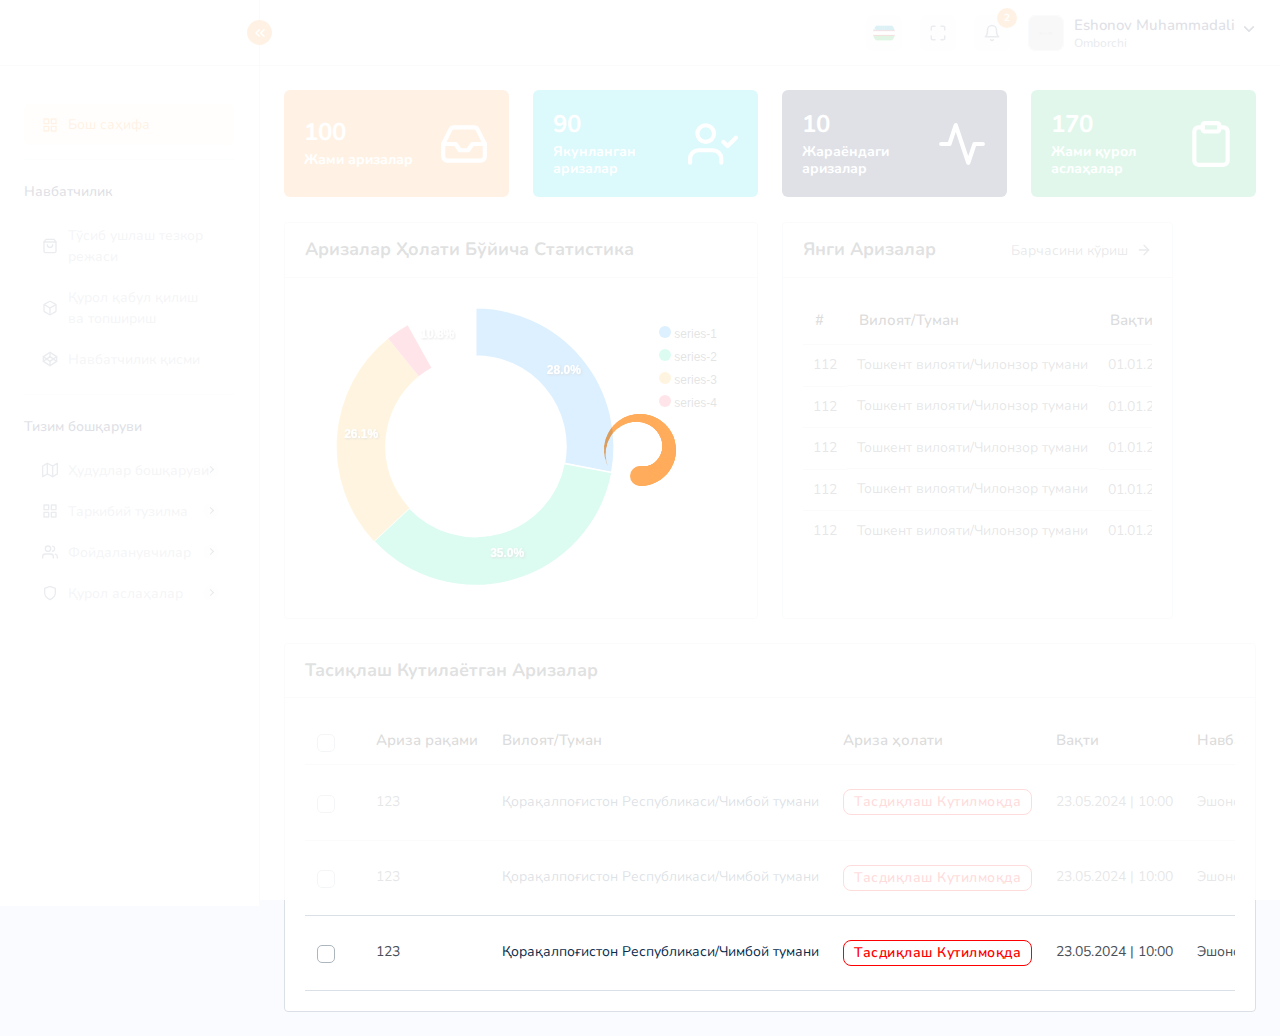
<file: index.html>
<!DOCTYPE html>
<html lang="en">

	<head>
		<meta charset="utf-8">
		<meta name="viewport" content="width=device-width, initial-scale=1.0, user-scalable=0">
		<meta name="author" content="MIMAX SOFTWARE GROUP">
		<meta name="robots" content="noindex, nofollow">
		<title>INVENTAR.UZ</title>

		<!-- Favicon -->
		<link rel="shortcut icon" type="image/x-icon" href="assets/img/favicon.png">

		<!-- Bootstrap CSS -->
		<link rel="stylesheet" href="assets/css/bootstrap.min.css">

		<!-- Datetimepicker CSS -->
		<link rel="stylesheet" href="assets/css/bootstrap-datetimepicker.min.css">

		<!-- animation CSS -->
		<link rel="stylesheet" href="assets/css/animate.css">

		<!-- Select2 CSS -->
		<link rel="stylesheet" href="assets/plugins/select2/css/select2.min.css">

		<!-- Fontawesome CSS -->
		<link rel="stylesheet" href="assets/plugins/fontawesome/css/fontawesome.min.css">
		<link rel="stylesheet" href="assets/plugins/fontawesome/css/all.min.css">

		<!-- Main CSS -->
		<link rel="stylesheet" href="assets/css/style.css">

	</head>

	<body>
		<div id="global-loader">
			<div class="whirly-loader"> </div>
		</div>
		<!-- Main Wrapper -->
		<div class="main-wrapper">
			<!-- Header -->
			<div class="header">
				<!-- Logo -->
				<div class="header-left active">
					<a href="index.html" class="logo logo-white">
						<img src="assets/img/logo/logo-white.png" alt="">
					</a>
					<a href="index.html" class="logo-small">
						<img src="assets/img/logo/logo-small.png" alt="">
					</a>
					<a id="toggle_btn" href="javascript:void(0);">
						<i data-feather="chevrons-left" class="feather-16"></i>
					</a>
				</div>
				<!-- /Logo -->
			
				<a id="mobile_btn" class="mobile_btn" href="#sidebar">
					<span class="bar-icon">
						<span></span>
						<span></span>
						<span></span>
					</span>
				</a>
			
				<!-- Header Menu -->
				<ul class="nav user-menu">
			
					<!-- Flag -->
					<li class="nav-item dropdown has-arrow flag-nav nav-item-box">
						<a class="nav-link dropdown-toggle" data-bs-toggle="dropdown" href="javascript:void(0);" role="button">
							<img src="assets/img/flags/uz.png" alt="Language" class="img-fluid">
						</a>
						<div class="dropdown-menu dropdown-menu-right">
							<a href="javascript:void(0);" class="dropdown-item active">
								<img src="assets/img/flags/uz.png" alt="" height="16"> O'zbekcha
							</a>
							<a href="javascript:void(0);" class="dropdown-item">
								<img src="assets/img/flags/ru.png" alt="" height="16"> Russian
							</a>
							<a href="javascript:void(0);" class="dropdown-item">
								<img src="assets/img/flags/us.png" alt="" height="16"> English
							</a>
						</div>
					</li>
					<!-- /Flag -->
			
					<li class="nav-item nav-item-box">
						<a href="javascript:void(0);" id="btnFullscreen">
							<i data-feather="maximize"></i>
						</a>
					</li>
					<!-- Notifications -->
					<li class="nav-item dropdown nav-item-box">
						<a href="javascript:void(0);" class="dropdown-toggle nav-link" data-bs-toggle="dropdown">
							<i data-feather="bell"></i><span class="badge rounded-pill">2</span>
						</a>
						<div class="dropdown-menu notifications">
							<div class="topnav-dropdown-header">
								<span class="notification-title">Bildirishnomalar</span>
								<a href="javascript:void(0)" class="clear-noti"> Barchasini tozalash </a>
							</div>
							<div class="noti-content">
								<ul class="notification-list">
									<li class="notification-message">
										<a href="activities.html">
											<div class="media d-flex">
												<span class="avatar flex-shrink-0">
													<img alt="" src="assets/img/profiles/avatar-02.jpg">
												</span>
												<div class="media-body flex-grow-1">
													<p class="noti-details"><span class="noti-title">John Doe</span> yangi talabnoma yubordi <span class="noti-title">Loyiha boshqaruvi va texnologiya tranferi bo'limi</span></p>
													<p class="noti-time"><span class="notification-time">4 daqiqa avval</span></p>
												</div>
											</div>
										</a>
									</li>
								</ul>
							</div>
							<div class="topnav-dropdown-footer">
								<a href="activities.html">Barcha bildirishnomalar</a>
							</div>
						</div>
					</li>
					<!-- /Notifications -->
			
					<li class="nav-item dropdown has-arrow main-drop">
						<a href="javascript:void(0);" class="dropdown-toggle nav-link userset" data-bs-toggle="dropdown">
							<span class="user-info">
								<span class="user-letter">
									<img src="assets/img/profiles/avator1.jpg" alt="" class="img-fluid">
								</span>
								<span class="user-detail">
									<span class="user-name">Eshonov Muhammadali</span>
									<span class="user-role">Omborchi</span>
								</span>
							</span>
						</a>
						<div class="dropdown-menu menu-drop-user">
							<div class="profilename">
								<hr class="m-0">
								<a class="dropdown-item" href="profile.html"> <i class="me-2" data-feather="user"></i> Profil</a>
								<a class="dropdown-item" href="general-settings.html"><i class="me-2" data-feather="settings"></i>Profil sozlamlari</a>
								<hr class="m-0">
								<a class="dropdown-item logout pb-0" href="signin.html">
									<img src="assets/img/icons/log-out.svg" class="me-2" alt="img">Chiqish
								</a>
							</div>
						</div>
					</li>
				</ul>
				<!-- /Header Menu -->
			
				<!-- Mobile Menu -->
				<div class="dropdown mobile-user-menu">
					<a href="javascript:void(0);" class="nav-link dropdown-toggle" data-bs-toggle="dropdown" aria-expanded="false"><i class="fa fa-ellipsis-v"></i></a>
					<div class="dropdown-menu dropdown-menu-right">
						<a class="dropdown-item" href="profile.html">Profil</a>
						<a class="dropdown-item" href="general-settings.html">Profil sozlamalar</a>
						<a class="dropdown-item" href="signin.html">Chiqish</a>
					</div>
				</div>
				<!-- /Mobile Menu -->
			</div>
			<!-- /Header -->
			<!-- Sidebar -->
			<div class="sidebar" id="sidebar">
				<div class="sidebar-inner slimscroll">
					<div id="sidebar-menu" class="sidebar-menu">
						<ul>
							<li class="submenu-open">
								<h6 class="submenu-hdr"></h6>
								<ul>
									<li class="active"><a href="index.html"><i data-feather="grid"></i><span>Бош саҳифа</span></a></li>
								</ul>
							</li>
			
							<li class="submenu-open">
								<h6 class="submenu-hdr">Навбатчилик</h6>
								<ul>
									<li><a href="contracts.html"><i data-feather="shopping-bag"></i><span>Тўсиб ушлаш тезкор <br>режаси</span></a></li>
									<li><a href="product-list.html"><i data-feather="box"></i><span>Қурол қабул қилиш <br> ва топшириш</span></a></li>
									<li><a href="weapon-activity.html"><i data-feather="codepen"></i><span>Навбатчилик қисми</span></a></li>
								</ul>
							</li>
							<li class="submenu-open">
								<h6 class="submenu-hdr">Тизим бошқаруви</h6>
								<ul>
									<li class="submenu">
										<a href="javascript:void(0);"><i data-feather="map"></i><span>Ҳудудлар бошқаруви</span><span class="menu-arrow"></span></a>
										<ul>
											<li><a href="regions-list.html">Вилоятлар</a></li>
											<li><a href="districts-list.html">Туманлар</a></li>
										</ul>
									</li>
									<li class="submenu">
										<a href="javascript:void(0);"><i data-feather="grid"></i><span>Таркибий тузилма</span><span class="menu-arrow"></span></a>
										<ul>
											<li><a href="orgens-list.html">ИИБ/ИИВ лар рўйхати</a></li>
										</ul>
									</li>
									<li class="submenu">
										<a href="javascript:void(0);"><i data-feather="users"></i><span>Фойдаланувчилар</span><span class="menu-arrow"></span></a>
										<ul>
											<li><a href="roles-list.html">Лавозимлар рўйхати</a></li>
											<li><a href="positions-list.html">Унвонлар рўйхати</a></li>
											<li><a href="personnel-list.html">Ходим маълумотлари</a></li>
										</ul>
									</li>
									<li class="submenu">
										<a href="javascript:void(0);"><i data-feather="shield"></i><span>Қурол аслаҳалар</span><span class="menu-arrow"></span></a>
										<ul>
											<li><a href="weapon-types-list.html">Қурол аслаҳа турлари</a></li>
											<li><a href="weapons-list.html">Қурол аслаҳалар рўйхати</a></li>
											<li><a href="weapon-emp-list.html">Сейф рақами</a></li>
										</ul>
									</li>
									<!-- <li><a href="index.html"><i data-feather="users"></i><span>Ходимлар рўйхати</span></a></li> -->
								</ul>
							</li>
						</ul>
					</div>
				</div>
			</div>
			<!-- /Sidebar -->

			<div class="page-wrapper">
				<div class="content">
					<div class="row">

						<div class="col-xl-3 col-sm-6 col-12 d-flex">
							<div class="dash-count">
								<div class="dash-counts">
									<h4>100</h4>
									<h5>Жами аризалар</h5>
								</div>
								<div class="dash-imgs">
									<i data-feather="inbox"></i>
								</div>
							</div>
						</div>
						<div class="col-xl-3 col-sm-6 col-12 d-flex">
							<div class="dash-count das1">
								<div class="dash-counts">
									<h4>90</h4>
									<h5>Якунланган аризалар</h5>
								</div>
								<div class="dash-imgs">
									<i data-feather="user-check"></i>
								</div>
							</div>
						</div>
						<div class="col-xl-3 col-sm-6 col-12 d-flex">
							<div class="dash-count das2">
								<div class="dash-counts">
									<h4>10</h4>
									<h5>Жараёндаги аризалар</h5>
								</div>
								<div class="dash-imgs">
									<i data-feather="activity"></i>
								</div>
							</div>
						</div>
						<div class="col-xl-3 col-sm-6 col-12 d-flex">
							<div class="dash-count das3">
								<div class="dash-counts">
									<h4>170</h4>
									<h5>Жами қурол аслаҳалар</h5>
								</div>
								<div class="dash-imgs">
									<i data-feather="clipboard"></i>
								</div>
							</div>
						</div>
					</div>
					<!-- Button trigger modal -->

					<div class="row">
						<!-- Chart -->
						<div class="col-md-6">
							<div class="card">
								<div class="card-header">
									<h5 class="card-title">Аризалар ҳолати бўйича статистика</h5>
								</div>
								<div class="card-body">
									<div id="donut-chart" class="chart-set"></div>
								</div>
							</div>
						</div>
						<!-- /Chart -->
						<div class="col-xl-5 col-sm-12 col-12 d-flex">
							<div class="card flex-fill default-cover mb-4">
								<div class="card-header d-flex justify-content-between align-items-center">
									<h4 class="card-title mb-0">Янги аризалар</h4>
									<div class="view-all-link">
										<a href="javascript:void(0);" class="view-all d-flex align-items-center">
											Барчасини кўриш<span class="ps-2 d-flex align-items-center"><i data-feather="arrow-right" class="feather-16"></i></span>
										</a>
									</div>
								</div>
								<div class="card-body">
									<div class="table-responsive dataview">
										<table class="table dashboard-recent-products">
											<thead>
												<tr>
													<th>#</th>
													<th>Вилоят/Туман</th>
													<th>Вақти</th>
												</tr>
											</thead>
											<tbody>
												<tr>
													<td>112</td>
													<td class="productimgname">
														Тошкент вилояти/Чилонзор тумани
													</td>
													<td>01.01.2024</td>
												</tr>
												<tr>
													<td>112</td>
													<td class="productimgname">
														Тошкент вилояти/Чилонзор тумани
													</td>
													<td>01.01.2024</td>
												</tr>
												<tr>
													<td>112</td>
													<td class="productimgname">
														Тошкент вилояти/Чилонзор тумани
													</td>
													<td>01.01.2024</td>
												</tr>
												<tr>
													<td>112</td>
													<td class="productimgname">
														Тошкент вилояти/Чилонзор тумани
													</td>
													<td>01.01.2024</td>
												</tr>
												<tr>
													<td>112</td>
													<td class="productimgname">
														Тошкент вилояти/Чилонзор тумани
													</td>
													<td>01.01.2024</td>
												</tr>
											</tbody>
										</table>
									</div>
								</div>
							</div>
						</div>
					</div>
					<div class="card">
						<div class="card-header">
							<h4 class="card-title">Тасиқлаш кутилаётган аризалар</h4>
						</div>
						<div class="card-body">
							<div class="table-responsive dataview">
								<table class="table dashboard-expired-products">
									<thead>
										<tr>
											<th class="no-sort">
												<label class="checkboxs">
													<input type="checkbox" id="select-all">
													<span class="checkmarks"></span>
												</label>
											</th>
											<th>Ариза рақами</th>
											<th>Вилоят/Туман</th>
											<th>Ариза ҳолати</th>
											<th>Вақти</th>
											<th>Навбатчи</th>
											<th class="no-sort"></th>
										</tr>
									</thead>
									<tbody>
										<tr>
											<td>
												<label class="checkboxs">
													<input type="checkbox">
													<span class="checkmarks"></span>
												</label>
											</td>
											<td>123</td>
											<td><a href="districts-list.html">Қорақалпоғистон Республикаси/Чимбой тумани</a></td>
											<td><span class="badge badge-linedanger">Тасдиқлаш кутилмоқда</span></td>
											<td>23.05.2024 | 10:00</td>
											<td>Эшонов Эшмат</td>
											<td class="action-table-data">
												<div class="edit-delete-action">
													<a class="me-2 p-2" href="#">
														<i data-feather="edit" class="feather-edit"></i>
													</a>
													<a class=" confirm-text p-2" href="javascript:void(0);">
														<i data-feather="trash-2" class="feather-trash-2"></i>
													</a>
												</div>
											</td>
										</tr>
										<tr>
											<td>
												<label class="checkboxs">
													<input type="checkbox">
													<span class="checkmarks"></span>
												</label>
											</td>
											<td>123</td>
											<td><a href="districts-list.html">Қорақалпоғистон Республикаси/Чимбой тумани</a></td>
											<td><span class="badge badge-linedanger">Тасдиқлаш кутилмоқда</span></td>
											<td>23.05.2024 | 10:00</td>
											<td>Эшонов Эшмат</td>
											<td class="action-table-data">
												<div class="edit-delete-action">
													<a class="me-2 p-2" href="#">
														<i data-feather="edit" class="feather-edit"></i>
													</a>
													<a class=" confirm-text p-2" href="javascript:void(0);">
														<i data-feather="trash-2" class="feather-trash-2"></i>
													</a>
												</div>
											</td>
										</tr>
										<tr>
											<td>
												<label class="checkboxs">
													<input type="checkbox">
													<span class="checkmarks"></span>
												</label>
											</td>
											<td>123</td>
											<td><a href="districts-list.html">Қорақалпоғистон Республикаси/Чимбой тумани</a></td>
											<td><span class="badge badge-linedanger">Тасдиқлаш кутилмоқда</span></td>
											<td>23.05.2024 | 10:00</td>
											<td>Эшонов Эшмат</td>
											<td class="action-table-data">
												<div class="edit-delete-action">
													<a class="me-2 p-2" href="#">
														<i data-feather="edit" class="feather-edit"></i>
													</a>
													<a class=" confirm-text p-2" href="javascript:void(0);">
														<i data-feather="trash-2" class="feather-trash-2"></i>
													</a>
												</div>
											</td>
										</tr>
									</tbody>
								</table>
							</div>
						</div>
					</div>
				</div>
			</div>

		</div>
		<!-- /Main Wrapper -->

		<!-- jQuery -->
		<script src="assets/js/jquery-3.7.1.min.js"></script>

		<!-- Feather Icon JS -->
		<script src="assets/js/feather.min.js"></script>

		<!-- Slimscroll JS -->
		<script src="assets/js/jquery.slimscroll.min.js"></script>

		<!-- Bootstrap Core JS -->
		<script src="assets/js/bootstrap.bundle.min.js"></script>

		<!-- Chart JS -->
		<script src="assets/plugins/apexchart/apexcharts.min.js"></script>
		<script src="assets/plugins/apexchart/chart-data.js"></script>

		<!-- Sweetalert 2 -->
		<script src="assets/plugins/sweetalert/sweetalert2.all.min.js"></script>
		<script src="assets/plugins/sweetalert/sweetalerts.min.js"></script>

		<!-- Custom JS -->
		<script src="assets/js/theme-script.js"></script>
		<script src="assets/js/script.js"></script>
	</body>
</html>
</file>
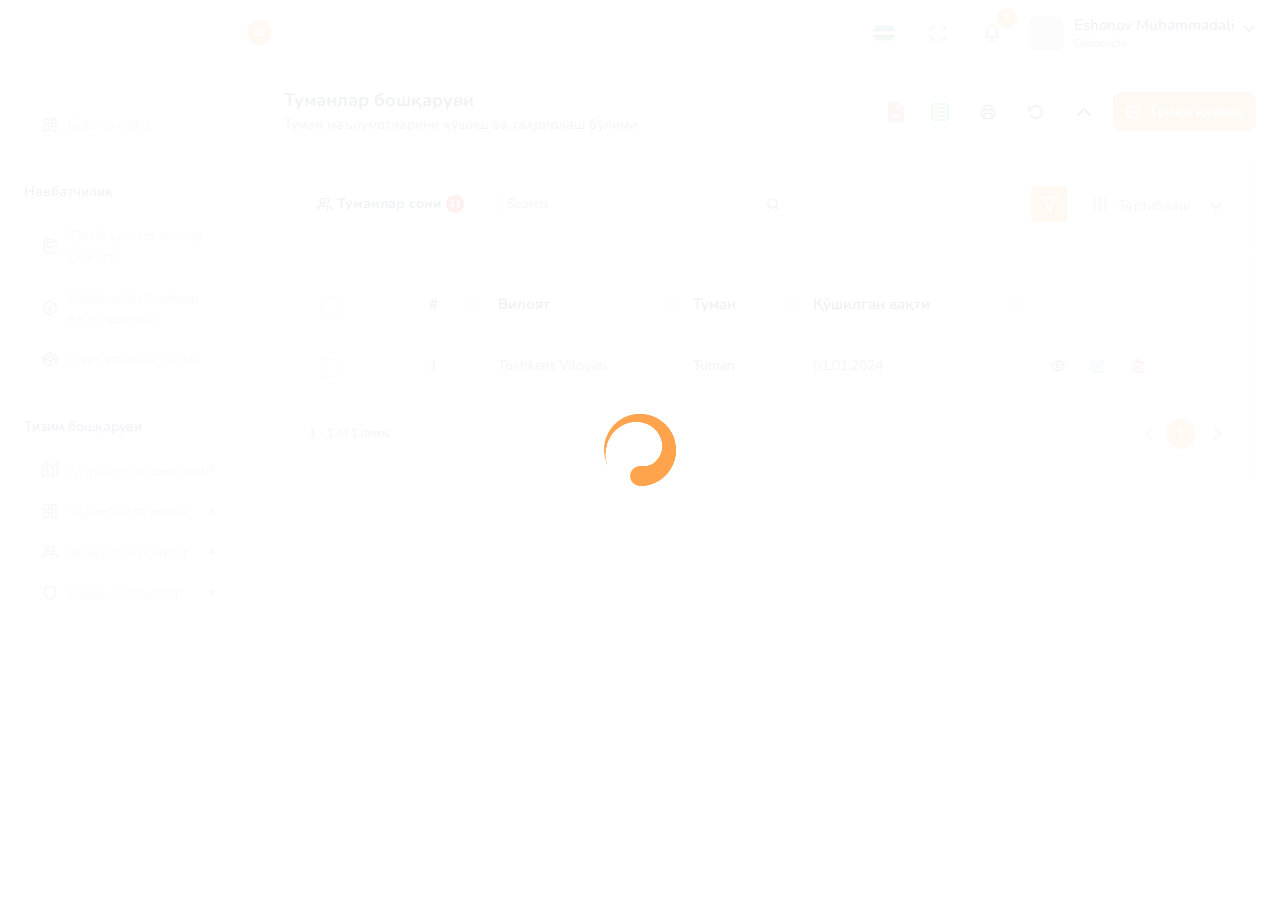
<file: districts-list.html>
<!DOCTYPE html>
<html lang="en">

	<head>
		<meta charset="utf-8">
		<meta name="viewport" content="width=device-width, initial-scale=1.0, user-scalable=0">
		<meta name="robots" content="noindex, nofollow">
		<title>Qurol qabul qilish topishirish</title>

		<!-- Favicon -->
		<link rel="shortcut icon" type="image/x-icon" href="assets/img/favicon.png">

		<!-- Bootstrap CSS -->
		<link rel="stylesheet" href="assets/css/bootstrap.min.css">

		<!-- animation CSS -->
		<link rel="stylesheet" href="assets/css/animate.css">

		<!-- Select2 CSS -->
		<link rel="stylesheet" href="assets/plugins/select2/css/select2.min.css">

		<!-- Summernote CSS -->
		<link rel="stylesheet" href="assets/plugins/summernote/summernote-bs4.min.css">

		<!-- Datetimepicker CSS -->
		<link rel="stylesheet" href="assets/css/bootstrap-datetimepicker.min.css">

		<!-- Datatable CSS -->
		<link rel="stylesheet" href="assets/css/dataTables.bootstrap5.min.css">

		<!-- Fontawesome CSS -->
		<link rel="stylesheet" href="assets/plugins/fontawesome/css/fontawesome.min.css">
		<link rel="stylesheet" href="assets/plugins/fontawesome/css/all.min.css">

		<!-- Main CSS -->
		<link rel="stylesheet" href="assets/css/style.css">

	</head>

	<body>

		<div id="global-loader">
			<div class="whirly-loader"> </div>
		</div>

		<!-- Main Wrapper -->
		<div class="main-wrapper">
			<!-- Header -->
			<div class="header">
				<!-- Logo -->
				<div class="header-left active">
					<a href="index.html" class="logo logo-white">
						<img src="assets/img/logo/logo-white.png" alt="">
					</a>
					<a href="index.html" class="logo-small">
						<img src="assets/img/logo/logo-small.png" alt="">
					</a>
					<a id="toggle_btn" href="javascript:void(0);">
						<i data-feather="chevrons-left" class="feather-16"></i>
					</a>
				</div>
				<!-- /Logo -->
			
				<a id="mobile_btn" class="mobile_btn" href="#sidebar">
					<span class="bar-icon">
						<span></span>
						<span></span>
						<span></span>
					</span>
				</a>
			
				<!-- Header Menu -->
				<ul class="nav user-menu">
			
					<!-- Flag -->
					<li class="nav-item dropdown has-arrow flag-nav nav-item-box">
						<a class="nav-link dropdown-toggle" data-bs-toggle="dropdown" href="javascript:void(0);" role="button">
							<img src="assets/img/flags/uz.png" alt="Language" class="img-fluid">
						</a>
						<div class="dropdown-menu dropdown-menu-right">
							<a href="javascript:void(0);" class="dropdown-item active">
								<img src="assets/img/flags/uz.png" alt="" height="16"> O'zbekcha
							</a>
							<a href="javascript:void(0);" class="dropdown-item">
								<img src="assets/img/flags/ru.png" alt="" height="16"> Russian
							</a>
							<a href="javascript:void(0);" class="dropdown-item">
								<img src="assets/img/flags/us.png" alt="" height="16"> English
							</a>
						</div>
					</li>
					<!-- /Flag -->
			
					<li class="nav-item nav-item-box">
						<a href="javascript:void(0);" id="btnFullscreen">
							<i data-feather="maximize"></i>
						</a>
					</li>
					<!-- Notifications -->
					<li class="nav-item dropdown nav-item-box">
						<a href="javascript:void(0);" class="dropdown-toggle nav-link" data-bs-toggle="dropdown">
							<i data-feather="bell"></i><span class="badge rounded-pill">2</span>
						</a>
						<div class="dropdown-menu notifications">
							<div class="topnav-dropdown-header">
								<span class="notification-title">Bildirishnomalar</span>
								<a href="javascript:void(0)" class="clear-noti"> Barchasini tozalash </a>
							</div>
							<div class="noti-content">
								<ul class="notification-list">
									<li class="notification-message">
										<a href="activities.html">
											<div class="media d-flex">
												<span class="avatar flex-shrink-0">
													<img alt="" src="assets/img/profiles/avatar-02.jpg">
												</span>
												<div class="media-body flex-grow-1">
													<p class="noti-details"><span class="noti-title">John Doe</span> yangi talabnoma yubordi <span class="noti-title">Loyiha boshqaruvi va texnologiya tranferi bo'limi</span></p>
													<p class="noti-time"><span class="notification-time">4 daqiqa avval</span></p>
												</div>
											</div>
										</a>
									</li>
								</ul>
							</div>
							<div class="topnav-dropdown-footer">
								<a href="activities.html">Barcha bildirishnomalar</a>
							</div>
						</div>
					</li>
					<!-- /Notifications -->
			
					<li class="nav-item dropdown has-arrow main-drop">
						<a href="javascript:void(0);" class="dropdown-toggle nav-link userset" data-bs-toggle="dropdown">
							<span class="user-info">
								<span class="user-letter">
									<img src="assets/img/profiles/avator1.jpg" alt="" class="img-fluid">
								</span>
								<span class="user-detail">
									<span class="user-name">Eshonov Muhammadali</span>
									<span class="user-role">Omborchi</span>
								</span>
							</span>
						</a>
						<div class="dropdown-menu menu-drop-user">
							<div class="profilename">
								<hr class="m-0">
								<a class="dropdown-item" href="profile.html"> <i class="me-2" data-feather="user"></i> Profil</a>
								<a class="dropdown-item" href="general-settings.html"><i class="me-2" data-feather="settings"></i>Profil sozlamlari</a>
								<hr class="m-0">
								<a class="dropdown-item logout pb-0" href="signin.html">
									<img src="assets/img/icons/log-out.svg" class="me-2" alt="img">Chiqish
								</a>
							</div>
						</div>
					</li>
				</ul>
				<!-- /Header Menu -->
			
				<!-- Mobile Menu -->
				<div class="dropdown mobile-user-menu">
					<a href="javascript:void(0);" class="nav-link dropdown-toggle" data-bs-toggle="dropdown" aria-expanded="false"><i class="fa fa-ellipsis-v"></i></a>
					<div class="dropdown-menu dropdown-menu-right">
						<a class="dropdown-item" href="profile.html">Profil</a>
						<a class="dropdown-item" href="general-settings.html">Profil sozlamalar</a>
						<a class="dropdown-item" href="signin.html">Chiqish</a>
					</div>
				</div>
				<!-- /Mobile Menu -->
			</div>
			<!-- /Header -->
			<!-- Sidebar -->
			<div class="sidebar" id="sidebar">
				<div class="sidebar-inner slimscroll">
					<div id="sidebar-menu" class="sidebar-menu">
						<ul>
							<li class="submenu-open">
								<h6 class="submenu-hdr"></h6>
								<ul>
									<li><a href="index.html"><i data-feather="grid"></i><span>Бош саҳифа</span></a></li>
								</ul>
							</li>
			
							<li class="submenu-open">
								<h6 class="submenu-hdr">Навбатчилик</h6>
								<ul>
									<li><a href="contracts.html"><i data-feather="shopping-bag"></i><span>Тўсиб ушлаш тезкор <br>режаси</span></a></li>
									<li><a href="product-list.html"><i data-feather="box"></i><span>Қурол қабул қилиш <br> ва топшириш</span></a></li>
									<li><a href="weapon-activity.html"><i data-feather="codepen"></i><span>Навбатчилик қисми</span></a></li>
								</ul>
							</li>
							<li class="submenu-open">
								<h6 class="submenu-hdr">Тизим бошқаруви</h6>
								<ul>
									<li class="submenu">
										<a href="javascript:void(0);"><i data-feather="map"></i><span>Ҳудудлар бошқаруви</span><span class="menu-arrow"></span></a>
										<ul>
											<li><a href="regions-list.html">Вилоятлар</a></li>
											<li><a href="districts-list.html">Туманлар</a></li>
										</ul>
									</li>
									<li class="submenu">
										<a href="javascript:void(0);"><i data-feather="grid"></i><span>Таркибий тузилма</span><span class="menu-arrow"></span></a>
										<ul>
											<li><a href="orgens-list.html">ИИБ/ИИВ лар рўйхати</a></li>
										</ul>
									</li>
									<li class="submenu">
										<a href="javascript:void(0);"><i data-feather="users"></i><span>Фойдаланувчилар</span><span class="menu-arrow"></span></a>
										<ul>
											<li><a href="roles-list.html">Лавозимлар рўйхати</a></li>
											<li><a href="positions-list.html">Унвонлар рўйхати</a></li>
											<li><a href="personnel-list.html">Ходим маълумотлари</a></li>
										</ul>
									</li>
									<li class="submenu">
										<a href="javascript:void(0);"><i data-feather="shield"></i><span>Қурол аслаҳалар</span><span class="menu-arrow"></span></a>
										<ul>
											<li><a href="weapon-types-list.html">Қурол аслаҳа турлари</a></li>
											<li><a href="weapons-list.html">Қурол аслаҳалар рўйхати</a></li>
											<li><a href="weapon-emp-list.html">Сейф рақами</a></li>
										</ul>
									</li>
									<!-- <li><a href="index.html"><i data-feather="users"></i><span>Ходимлар рўйхати</span></a></li> -->
								</ul>
							</li>
						</ul>
					</div>
				</div>
			</div>
			<!-- /Sidebar -->
			<div class="page-wrapper">
				<div class="content">
					<div class="page-header">
						<div class="add-item d-flex">
							<div class="page-title">
								<h4>Туманлар бошқаруви</h4>
								<h6>Туман маълумотларини қўшиш ва таҳрирлаш бўлими</h6>
							</div>
						</div>
						<ul class="table-top-head">
							<li>
								<a data-bs-toggle="tooltip" data-bs-placement="top" title="Pdf"><img src="assets/img/icons/pdf.svg" alt="img"></a>
							</li>
							<li>
								<a data-bs-toggle="tooltip" data-bs-placement="top" title="Excel"><img src="assets/img/icons/excel.svg" alt="img"></a>
							</li>
							<li>
								<a data-bs-toggle="tooltip" data-bs-placement="top" title="Print"><i data-feather="printer" class="feather-rotate-ccw"></i></a>
							</li>
							<li>
								<a data-bs-toggle="tooltip" data-bs-placement="top" title="Refresh"><i data-feather="rotate-ccw" class="feather-rotate-ccw"></i></a>
							</li>
							<li>
								<a data-bs-toggle="tooltip" data-bs-placement="top" title="Collapse" id="collapse-header"><i data-feather="chevron-up" class="feather-chevron-up"></i></a>
							</li>
						</ul>
						<div class="page-btn">
							<a href="javascript:void(0);" class="btn btn-added" data-bs-toggle="modal" data-bs-target="#region-add"><i data-feather="plus-circle" class="me-2"></i>Туман қўшиш</a>
						</div>
					</div>
					<!-- /product list -->
					<div class="card table-list-card">
						<div class="card-body pb-0">
							<div class="table-top table-top-two table-top-new">

								<div class="search-set mb-0">
									<div class="total-employees">
										<h6><i data-feather="users" class="feather-user"></i>Туманлар сони <span>21</span></h6>
									</div>
									<div class="search-input">
										<a href="" class="btn btn-searchset"><i data-feather="search" class="feather-search"></i></a>
									</div>

								</div>
								<div class="search-path d-flex align-items-center search-path-new">
									<div class="d-flex">
										<a class="btn btn-filter" id="filter_search">
											<i data-feather="filter" class="filter-icon"></i>
											<span><img src="assets/img/icons/closes.svg" alt="img"></span>
										</a>
									</div>
									<div class="form-sort">
										<i data-feather="sliders" class="info-img"></i>
										<select class="select">
											<option>Тартиблаш</option>
											<option>Вақт бўйича</option>
											<option>Ҳолати бўйича</option>
										</select>
									</div>
								</div>

							</div>
							<!-- /Filter -->
							<div class="card" id="filter_inputs">
								<div class="card-body pb-0">
									<div class="row">
										<div class="col-lg-3 col-sm-6 col-12">
											<div class="input-blocks">
												<i data-feather="user" class="info-img"></i>
												<select class="select">
													<option>Ходимни танланг</option>
													<option>Ходим 1</option>
													<option>Ходим 2</option>
												</select>
											</div>
										</div>
										<div class="col-lg-3 col-sm-6 col-12">
											<div class="input-blocks">
												<i data-feather="stop-circle" class="info-img"></i>
												<select class="select">
													<option>Ҳолатини танланг</option>
													<option>Доимий фойдаланишда</option>
													<option>Қайтарилган</option>
													<option>Топширилган</option>
												</select>
											</div>
										</div>
										<div class="col-lg-3 col-sm-6 col-12 ms-auto">
											<div class="input-blocks">
												<a class="btn btn-filters ms-auto"> <i data-feather="search" class="feather-search"></i> Излаш </a>
											</div>
										</div>
									</div>
								</div>
							</div>
							<!-- /Filter -->
							<div class="table-responsive">
								<table class="table  datanew">
									<thead>
										<tr>
											<th class="no-sort">
												<label class="checkboxs">
													<input type="checkbox" id="select-all">
													<span class="checkmarks"></span>
												</label>
											</th>
											<th>#</th>
											<th>Вилоят</th>
											<th>Туман</th>
											<th>Қўшилган вақти</th>
											<th class="no-sort"></th>
										</tr>
									</thead>
									<tbody>
										<tr>
											<td>
												<label class="checkboxs">
													<input type="checkbox">
													<span class="checkmarks"></span>
												</label>
											</td>
											<td>1</td>
											<td>
											Toshkent Viloyati
											</td>
											<td>
												<a href="orgens-list.html">Tuman</a>	
											</td>
											<td>
												01.01.2024
											</td>
											<td class="action-table-data">
												<div class="edit-delete-action">
													<a class="me-2 p-2" href="#">
														<i data-feather="eye" class="feather-eye"></i>
													</a>
													<a class="me-2 p-2" href="edit-employee.html">
														<i data-feather="edit" class="feather-edit"></i>
													</a>
													<a class="confirm-text p-2" href="javascript:void(0);">
														<i data-feather="trash-2" class="feather-trash-2"></i>
													</a>
												</div>

											</td>
										</tr>
									</tbody>
								</table>
							</div>
						</div>
					</div>
					<!-- /product list -->

				</div>
			</div>
		</div>
		<!-- /Main Wrapper -->

		<!-- Data add modal -->
		<div class="modal fade" id="region-add">
			<div class="modal-dialog modal-dialog-centered custom-modal-two">
				<div class="modal-content">
					<div class="page-wrapper-new p-0">
						<div class="content">
							<div class="modal-header border-0 custom-modal-header">
								<div class="page-title">
									<h4>туман қўшиш</h4>
								</div>
								<button type="button" class="close" data-bs-dismiss="modal" aria-label="Close">
									<span aria-hidden="true">&times;</span>
								</button>
							</div>
							<div class="modal-body custom-modal-body">
								<form action="regions-list.html">
									<div class="mb-3">
										<label class="form-label">Вилоят</label>
										<select class="form-select form-select-lg mb-3" aria-label=".form-select-lg example">
                                            <option selected="">Вилоят танланг</option>
                                            <option value="1">Тошкент</option>
                                            <option value="2">Aндижон</option>
                                            <option value="3">Самарқант</option>
                                      </select>
									</div>
									<div class="mb-3">
										<label class="form-label">СОAТО Коди</label>
										<input type="text" class="form-control">
									</div>
									<div class="mb-3">
										<label class="form-label">Туман номи (O'z)</label>
										<input type="text" class="form-control">
									</div>
									<div class="mb-3">
										<label class="form-label">Туман номи (Ўз)</label>
										<input type="text" class="form-control">
									</div>
									<div class="mb-3">
										<label class="form-label">Туман номи (Ру)</label>
										<input type="text" class="form-control">
									</div>
									<div class="mb-0">
										<div class="status-toggle modal-status d-flex justify-content-between align-items-center">
											<span class="status-label">Ҳолати</span>
											<input type="checkbox" id="user2" class="check" checked="">
											<label for="user2" class="checktoggle"></label>
										</div>
									</div>
									<div class="modal-footer-btn">
										<button type="button" class="btn btn-cancel me-2" data-bs-dismiss="modal">Бекор қилиш</button>
										<button type="submit" class="btn btn-submit">Маълумотларни сақлаш</button>
									</div>
								</form>
							</div>
						</div>
					</div>
				</div>
			</div>
		</div>
		<!-- /Data add modal -->

		<!-- jQuery -->
		<script src="assets/js/jquery-3.7.1.min.js"></script>

		<!-- Feather Icon JS -->
		<script src="assets/js/feather.min.js"></script>

		<!-- Slimscroll JS -->
		<script src="assets/js/jquery.slimscroll.min.js"></script>

		<!-- Datatable JS -->
		<script src="assets/js/jquery.dataTables.min.js"></script>
		<script src="assets/js/dataTables.bootstrap5.min.js"></script>

		<!-- Bootstrap Core JS -->
		<script src="assets/js/bootstrap.bundle.min.js"></script>

		<!-- Datetimepicker JS -->
		<script src="assets/js/moment.min.js"></script>
		<script src="assets/js/bootstrap-datetimepicker.min.js"></script>

		<!-- Summernote JS -->
		<script src="assets/plugins/summernote/summernote-bs4.min.js"></script>

		<!-- Select2 JS -->
		<script src="assets/plugins/select2/js/select2.min.js"></script>

		<!-- Sweetalert 2 -->
		<script src="assets/plugins/sweetalert/sweetalert2.all.min.js"></script>
		<script src="assets/plugins/sweetalert/sweetalerts.min.js"></script>

		<!-- Custom JS -->
		<script src="assets/js/theme-script.js"></script>
		<script src="assets/js/script.js"></script>
		<script src="assets/js/custom-select2.js"></script>


	</body>

</html>
</file>
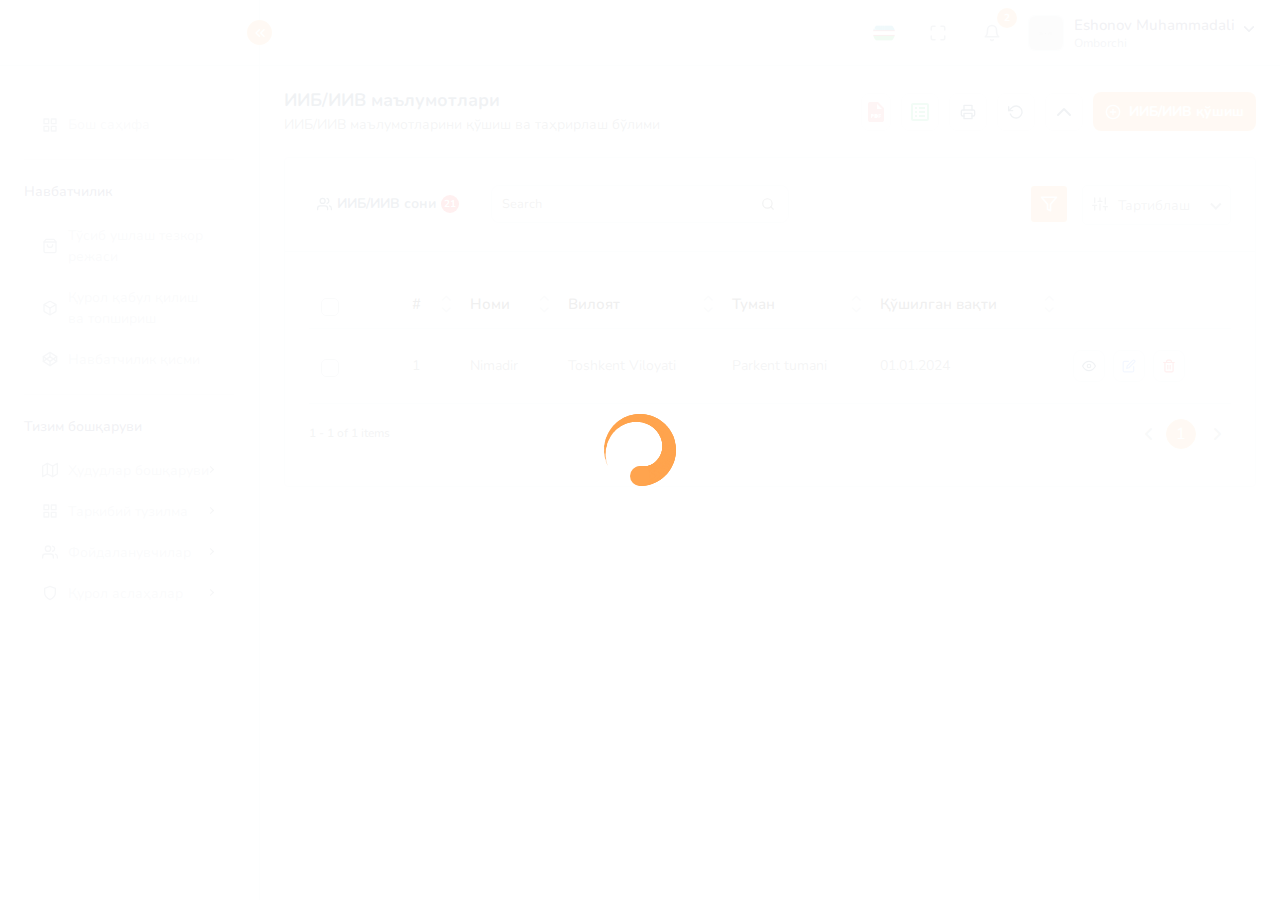
<file: orgens-list.html>
<!DOCTYPE html>
<html lang="en">

	<head>
		<meta charset="utf-8">
		<meta name="viewport" content="width=device-width, initial-scale=1.0, user-scalable=0">
		<meta name="robots" content="noindex, nofollow">
		<title>Qurol qabul qilish topishirish</title>

		<!-- Favicon -->
		<link rel="shortcut icon" type="image/x-icon" href="assets/img/favicon.png">

		<!-- Bootstrap CSS -->
		<link rel="stylesheet" href="assets/css/bootstrap.min.css">

		<!-- animation CSS -->
		<link rel="stylesheet" href="assets/css/animate.css">

		<!-- Select2 CSS -->
		<link rel="stylesheet" href="assets/plugins/select2/css/select2.min.css">

		<!-- Summernote CSS -->
		<link rel="stylesheet" href="assets/plugins/summernote/summernote-bs4.min.css">

		<!-- Datetimepicker CSS -->
		<link rel="stylesheet" href="assets/css/bootstrap-datetimepicker.min.css">

		<!-- Datatable CSS -->
		<link rel="stylesheet" href="assets/css/dataTables.bootstrap5.min.css">

		<!-- Fontawesome CSS -->
		<link rel="stylesheet" href="assets/plugins/fontawesome/css/fontawesome.min.css">
		<link rel="stylesheet" href="assets/plugins/fontawesome/css/all.min.css">

		<!-- Main CSS -->
		<link rel="stylesheet" href="assets/css/style.css">

	</head>

	<body>

		<div id="global-loader">
			<div class="whirly-loader"> </div>
		</div>

		<!-- Main Wrapper -->
		<div class="main-wrapper">
			<!-- Header -->
			<div class="header">
				<!-- Logo -->
				<div class="header-left active">
					<a href="index.html" class="logo logo-white">
						<img src="assets/img/logo/logo-white.png" alt="">
					</a>
					<a href="index.html" class="logo-small">
						<img src="assets/img/logo/logo-small.png" alt="">
					</a>
					<a id="toggle_btn" href="javascript:void(0);">
						<i data-feather="chevrons-left" class="feather-16"></i>
					</a>
				</div>
				<!-- /Logo -->
			
				<a id="mobile_btn" class="mobile_btn" href="#sidebar">
					<span class="bar-icon">
						<span></span>
						<span></span>
						<span></span>
					</span>
				</a>
			
				<!-- Header Menu -->
				<ul class="nav user-menu">
			
					<!-- Flag -->
					<li class="nav-item dropdown has-arrow flag-nav nav-item-box">
						<a class="nav-link dropdown-toggle" data-bs-toggle="dropdown" href="javascript:void(0);" role="button">
							<img src="assets/img/flags/uz.png" alt="Language" class="img-fluid">
						</a>
						<div class="dropdown-menu dropdown-menu-right">
							<a href="javascript:void(0);" class="dropdown-item active">
								<img src="assets/img/flags/uz.png" alt="" height="16"> O'zbekcha
							</a>
							<a href="javascript:void(0);" class="dropdown-item">
								<img src="assets/img/flags/ru.png" alt="" height="16"> Russian
							</a>
							<a href="javascript:void(0);" class="dropdown-item">
								<img src="assets/img/flags/us.png" alt="" height="16"> English
							</a>
						</div>
					</li>
					<!-- /Flag -->
			
					<li class="nav-item nav-item-box">
						<a href="javascript:void(0);" id="btnFullscreen">
							<i data-feather="maximize"></i>
						</a>
					</li>
					<!-- Notifications -->
					<li class="nav-item dropdown nav-item-box">
						<a href="javascript:void(0);" class="dropdown-toggle nav-link" data-bs-toggle="dropdown">
							<i data-feather="bell"></i><span class="badge rounded-pill">2</span>
						</a>
						<div class="dropdown-menu notifications">
							<div class="topnav-dropdown-header">
								<span class="notification-title">Bildirishnomalar</span>
								<a href="javascript:void(0)" class="clear-noti"> Barchasini tozalash </a>
							</div>
							<div class="noti-content">
								<ul class="notification-list">
									<li class="notification-message">
										<a href="activities.html">
											<div class="media d-flex">
												<span class="avatar flex-shrink-0">
													<img alt="" src="assets/img/profiles/avatar-02.jpg">
												</span>
												<div class="media-body flex-grow-1">
													<p class="noti-details"><span class="noti-title">John Doe</span> yangi talabnoma yubordi <span class="noti-title">Loyiha boshqaruvi va texnologiya tranferi bo'limi</span></p>
													<p class="noti-time"><span class="notification-time">4 daqiqa avval</span></p>
												</div>
											</div>
										</a>
									</li>
								</ul>
							</div>
							<div class="topnav-dropdown-footer">
								<a href="activities.html">Barcha bildirishnomalar</a>
							</div>
						</div>
					</li>
					<!-- /Notifications -->
			
					<li class="nav-item dropdown has-arrow main-drop">
						<a href="javascript:void(0);" class="dropdown-toggle nav-link userset" data-bs-toggle="dropdown">
							<span class="user-info">
								<span class="user-letter">
									<img src="assets/img/profiles/avator1.jpg" alt="" class="img-fluid">
								</span>
								<span class="user-detail">
									<span class="user-name">Eshonov Muhammadali</span>
									<span class="user-role">Omborchi</span>
								</span>
							</span>
						</a>
						<div class="dropdown-menu menu-drop-user">
							<div class="profilename">
								<hr class="m-0">
								<a class="dropdown-item" href="profile.html"> <i class="me-2" data-feather="user"></i> Profil</a>
								<a class="dropdown-item" href="general-settings.html"><i class="me-2" data-feather="settings"></i>Profil sozlamlari</a>
								<hr class="m-0">
								<a class="dropdown-item logout pb-0" href="signin.html">
									<img src="assets/img/icons/log-out.svg" class="me-2" alt="img">Chiqish
								</a>
							</div>
						</div>
					</li>
				</ul>
				<!-- /Header Menu -->
			
				<!-- Mobile Menu -->
				<div class="dropdown mobile-user-menu">
					<a href="javascript:void(0);" class="nav-link dropdown-toggle" data-bs-toggle="dropdown" aria-expanded="false"><i class="fa fa-ellipsis-v"></i></a>
					<div class="dropdown-menu dropdown-menu-right">
						<a class="dropdown-item" href="profile.html">Profil</a>
						<a class="dropdown-item" href="general-settings.html">Profil sozlamalar</a>
						<a class="dropdown-item" href="signin.html">Chiqish</a>
					</div>
				</div>
				<!-- /Mobile Menu -->
			</div>
			<!-- /Header -->
			<!-- Sidebar -->
			<div class="sidebar" id="sidebar">
				<div class="sidebar-inner slimscroll">
					<div id="sidebar-menu" class="sidebar-menu">
						<ul>
							<li class="submenu-open">
								<h6 class="submenu-hdr"></h6>
								<ul>
									<li><a href="index.html"><i data-feather="grid"></i><span>Бош саҳифа</span></a></li>
								</ul>
							</li>
			
							<li class="submenu-open">
								<h6 class="submenu-hdr">Навбатчилик</h6>
								<ul>
									<li><a href="contracts.html"><i data-feather="shopping-bag"></i><span>Тўсиб ушлаш тезкор <br>режаси</span></a></li>
									<li><a href="product-list.html"><i data-feather="box"></i><span>Қурол қабул қилиш <br> ва топшириш</span></a></li>
									<li><a href="weapon-activity.html"><i data-feather="codepen"></i><span>Навбатчилик қисми</span></a></li>
								</ul>
							</li>
							<li class="submenu-open">
								<h6 class="submenu-hdr">Тизим бошқаруви</h6>
								<ul>
									<li class="submenu">
										<a href="javascript:void(0);"><i data-feather="map"></i><span>Ҳудудлар бошқаруви</span><span class="menu-arrow"></span></a>
										<ul>
											<li><a href="regions-list.html">Вилоятлар</a></li>
											<li><a href="districts-list.html">Туманлар</a></li>
										</ul>
									</li>
									<li class="submenu">
										<a href="javascript:void(0);"><i data-feather="grid"></i><span>Таркибий тузилма</span><span class="menu-arrow"></span></a>
										<ul>
											<li><a href="orgens-list.html">ИИБ/ИИВ лар рўйхати</a></li>
										</ul>
									</li>
									<li class="submenu">
										<a href="javascript:void(0);"><i data-feather="users"></i><span>Фойдаланувчилар</span><span class="menu-arrow"></span></a>
										<ul>
											<li><a href="roles-list.html">Лавозимлар рўйхати</a></li>
											<li><a href="positions-list.html">Унвонлар рўйхати</a></li>
											<li><a href="personnel-list.html">Ходим маълумотлари</a></li>
										</ul>
									</li>
									<li class="submenu">
										<a href="javascript:void(0);"><i data-feather="shield"></i><span>Қурол аслаҳалар</span><span class="menu-arrow"></span></a>
										<ul>
											<li><a href="weapon-types-list.html">Қурол аслаҳа турлари</a></li>
											<li><a href="weapons-list.html">Қурол аслаҳалар рўйхати</a></li>
											<li><a href="weapon-emp-list.html">Сейф рақами</a></li>
										</ul>
									</li>
									<!-- <li><a href="index.html"><i data-feather="users"></i><span>Ходимлар рўйхати</span></a></li> -->
								</ul>
							</li>
						</ul>
					</div>
				</div>
			</div>
			<!-- /Sidebar -->
			<div class="page-wrapper">
				<div class="content">
					<div class="page-header">
						<div class="add-item d-flex">
							<div class="page-title">
								<h4>ИИБ/ИИВ маълумотлари</h4>
								<h6>ИИБ/ИИВ маълумотларини қўшиш ва таҳрирлаш бўлими</h6>
							</div>
						</div>
						<ul class="table-top-head">
							<li>
								<a data-bs-toggle="tooltip" data-bs-placement="top" title="Pdf"><img src="assets/img/icons/pdf.svg" alt="img"></a>
							</li>
							<li>
								<a data-bs-toggle="tooltip" data-bs-placement="top" title="Excel"><img src="assets/img/icons/excel.svg" alt="img"></a>
							</li>
							<li>
								<a data-bs-toggle="tooltip" data-bs-placement="top" title="Print"><i data-feather="printer" class="feather-rotate-ccw"></i></a>
							</li>
							<li>
								<a data-bs-toggle="tooltip" data-bs-placement="top" title="Refresh"><i data-feather="rotate-ccw" class="feather-rotate-ccw"></i></a>
							</li>
							<li>
								<a data-bs-toggle="tooltip" data-bs-placement="top" title="Collapse" id="collapse-header"><i data-feather="chevron-up" class="feather-chevron-up"></i></a>
							</li>
						</ul>
						<div class="page-btn">
							<a href="javascript:void(0);" class="btn btn-added" data-bs-toggle="modal" data-bs-target="#region-add"><i data-feather="plus-circle" class="me-2"></i>ИИБ/ИИВ қўшиш</a>
						</div>
					</div>
					<!-- /product list -->
					<div class="card table-list-card">
						<div class="card-body pb-0">
							<div class="table-top table-top-two table-top-new">

								<div class="search-set mb-0">
									<div class="total-employees">
										<h6><i data-feather="users" class="feather-user"></i>ИИБ/ИИВ сони <span>21</span></h6>
									</div>
									<div class="search-input">
										<a href="" class="btn btn-searchset"><i data-feather="search" class="feather-search"></i></a>
									</div>

								</div>
								<div class="search-path d-flex align-items-center search-path-new">
									<div class="d-flex">
										<a class="btn btn-filter" id="filter_search">
											<i data-feather="filter" class="filter-icon"></i>
											<span><img src="assets/img/icons/closes.svg" alt="img"></span>
										</a>
									</div>
									<div class="form-sort">
										<i data-feather="sliders" class="info-img"></i>
										<select class="select">
											<option>Тартиблаш</option>
											<option>Вақт бўйича</option>
											<option>Ҳолати бўйича</option>
										</select>
									</div>
								</div>

							</div>
							<!-- /Filter -->
							<div class="card" id="filter_inputs">
								<div class="card-body pb-0">
									<div class="row">
										<div class="col-lg-3 col-sm-6 col-12">
											<div class="input-blocks">
												<i data-feather="user" class="info-img"></i>
												<select class="select">
													<option>Ходимни танланг</option>
													<option>Ходим 1</option>
													<option>Ходим 2</option>
												</select>
											</div>
										</div>
										<div class="col-lg-3 col-sm-6 col-12">
											<div class="input-blocks">
												<i data-feather="stop-circle" class="info-img"></i>
												<select class="form-select form-select-lg mb-3">
													<option>Ҳолатини танланг</option>
													<option>Доимий фойдаланишда</option>
													<option>Қайтарилган</option>
													<option>Топширилган</option>
												</select>
											</div>
										</div>
										<div class="col-lg-3 col-sm-6 col-12 ms-auto">
											<div class="input-blocks">
												<a class="btn btn-filters ms-auto"> <i data-feather="search" class="feather-search"></i> Излаш </a>
											</div>
										</div>
									</div>
								</div>
							</div>
							<!-- /Filter -->
							<div class="table-responsive">
								<table class="table  datanew">
									<thead>
										<tr>
											<th class="no-sort">
												<label class="checkboxs">
													<input type="checkbox" id="select-all">
													<span class="checkmarks"></span>
												</label>
											</th>
											<th>#</th>
											<th>Номи</th>
											<th>Вилоят</th>
											<th>Туман</th>
											<th>Қўшилган вақти</th>
											<th class="no-sort"></th>
										</tr>
									</thead>
									<tbody>
										<tr>
											<td>
												<label class="checkboxs">
													<input type="checkbox">
													<span class="checkmarks"></span>
												</label>
											</td>
											<td>1</td>
											<td>
												Nimadir
											</td>
											<td>
                                                Toshkent Viloyati 
											</td>
											<td>
												Parkent tumani
											</td>
											<td>
												01.01.2024
											</td>
											<td class="action-table-data">
												<div class="edit-delete-action">
													<a class="me-2 p-2" href="#">
														<i data-feather="eye" class="feather-eye"></i>
													</a>
													<a class="me-2 p-2" href="edit-employee.html">
														<i data-feather="edit" class="feather-edit"></i>
													</a>
													<a class="confirm-text p-2" href="javascript:void(0);">
														<i data-feather="trash-2" class="feather-trash-2"></i>
													</a>
												</div>

											</td>
										</tr>
									</tbody>
								</table>
							</div>
						</div>
					</div>
					<!-- /product list -->

				</div>
			</div>
		</div>
		<!-- /Main Wrapper -->

		<!-- Data add modal -->
		<div class="modal fade" id="region-add">
			<div class="modal-dialog modal-dialog-centered custom-modal-two">
				<div class="modal-content">
					<div class="page-wrapper-new p-0">
						<div class="content">
							<div class="modal-header border-0 custom-modal-header">
								<div class="page-title">
									<h4>ИИБ/ИИВ қўшиш</h4>
								</div>
								<button type="button" class="close" data-bs-dismiss="modal" aria-label="Close">
									<span aria-hidden="true">&times;</span>
								</button>
							</div>
							<div class="modal-body custom-modal-body">
								<form action="regions-list.html">
									<div class="mb-3">
										<label class="form-label">Вилоят</label>
										<select class="form-select form-select-lg mb-3" aria-label=".form-select-lg example">
                                            <option selected="">Вилоят танланг</option>
                                            <option value="1">Тошкент</option>
                                            <option value="2">Aндижон</option>
                                            <option value="3">Самарқант</option>
                                      </select>
									</div>
									<div class="mb-3">
										<label class="form-label">Туман</label>
										<select class="form-select form-select-lg mb-3" aria-label=".form-select-lg example">
                                            <option selected="">Туман танланг</option>
                                            <option value="1">Хўжабот</option>
                                            <option value="2">Булоқбоши</option>
                                            <option value="3">Булоқбоши</option>
                                      </select>
									</div>
									<div class="mb-3">
										<label class="form-label">СОAТО Коди</label>
										<input type="text" class="form-control">
									</div>
									<div class="mb-3">
										<label class="form-label">ИИБ/ИИВ номи (O'z)</label>
										<input type="text" class="form-control">
									</div>
									<div class="mb-3">
										<label class="form-label">ИИБ/ИИВ номи (Ўз)</label>
										<input type="text" class="form-control">
									</div>
									<div class="mb-3">
										<label class="form-label">ИИБ/ИИВ номи (Ру)</label>
										<input type="text" class="form-control">
									</div>
									<div class="mb-0">
										<div class="status-toggle modal-status d-flex justify-content-between align-items-center">
											<span class="status-label">Ҳолати</span>
											<input type="checkbox" id="user2" class="check" checked="">
											<label for="user2" class="checktoggle"></label>
										</div>
									</div>
									<div class="modal-footer-btn">
										<button type="button" class="btn btn-cancel me-2" data-bs-dismiss="modal">Бекор қилиш</button>
										<button type="submit" class="btn btn-submit">Маълумотларни сақлаш</button>
									</div>
								</form>
							</div>
						</div>
					</div>
				</div>
			</div>
		</div>
		<!-- /Data add modal -->

		<!-- jQuery -->
		<script src="assets/js/jquery-3.7.1.min.js"></script>

		<!-- Feather Icon JS -->
		<script src="assets/js/feather.min.js"></script>

		<!-- Slimscroll JS -->
		<script src="assets/js/jquery.slimscroll.min.js"></script>

		<!-- Datatable JS -->
		<script src="assets/js/jquery.dataTables.min.js"></script>
		<script src="assets/js/dataTables.bootstrap5.min.js"></script>

		<!-- Bootstrap Core JS -->
		<script src="assets/js/bootstrap.bundle.min.js"></script>

		<!-- Datetimepicker JS -->
		<script src="assets/js/moment.min.js"></script>
		<script src="assets/js/bootstrap-datetimepicker.min.js"></script>

		<!-- Summernote JS -->
		<script src="assets/plugins/summernote/summernote-bs4.min.js"></script>

		<!-- Select2 JS -->
		<script src="assets/plugins/select2/js/select2.min.js"></script>

		<!-- Sweetalert 2 -->
		<script src="assets/plugins/sweetalert/sweetalert2.all.min.js"></script>
		<script src="assets/plugins/sweetalert/sweetalerts.min.js"></script>

		<!-- Custom JS -->
		<script src="assets/js/theme-script.js"></script>
		<script src="assets/js/script.js"></script>
		<script src="assets/js/custom-select2.js"></script>


	</body>

</html>
</file>
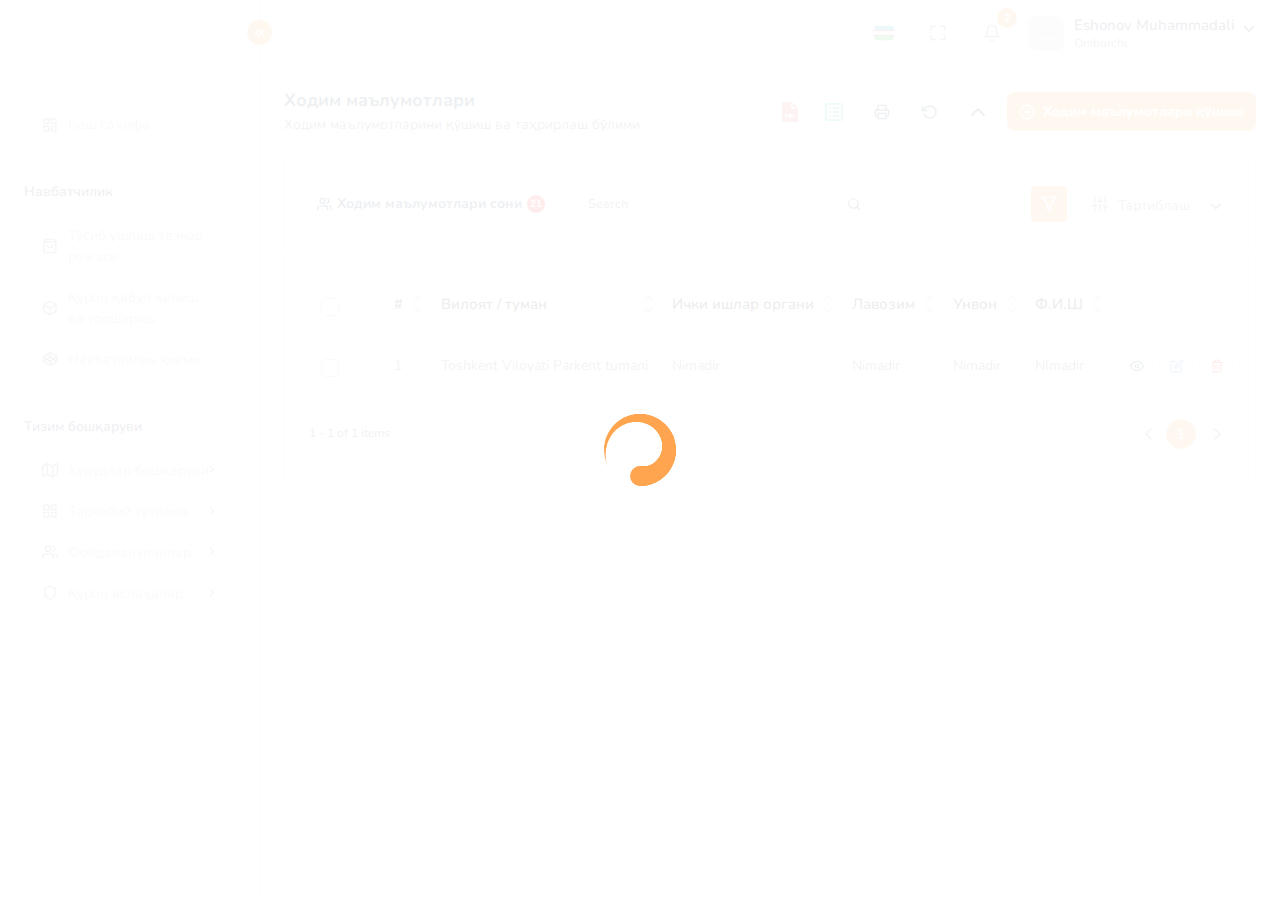
<file: personnel-list.html>
<!DOCTYPE html>
<html lang="en">

	<head>
		<meta charset="utf-8">
		<meta name="viewport" content="width=device-width, initial-scale=1.0, user-scalable=0">
		<meta name="robots" content="noindex, nofollow">
		<title>Qurol qabul qilish topishirish</title>

		<!-- Favicon -->
		<link rel="shortcut icon" type="image/x-icon" href="assets/img/favicon.png">

		<!-- Bootstrap CSS -->
		<link rel="stylesheet" href="assets/css/bootstrap.min.css">

		<!-- animation CSS -->
		<link rel="stylesheet" href="assets/css/animate.css">

		<!-- Select2 CSS -->
		<link rel="stylesheet" href="assets/plugins/select2/css/select2.min.css">

		<!-- Summernote CSS -->
		<link rel="stylesheet" href="assets/plugins/summernote/summernote-bs4.min.css">

		<!-- Datetimepicker CSS -->
		<link rel="stylesheet" href="assets/css/bootstrap-datetimepicker.min.css">

		<!-- Datatable CSS -->
		<link rel="stylesheet" href="assets/css/dataTables.bootstrap5.min.css">

		<!-- Fontawesome CSS -->
		<link rel="stylesheet" href="assets/plugins/fontawesome/css/fontawesome.min.css">
		<link rel="stylesheet" href="assets/plugins/fontawesome/css/all.min.css">

		<!-- Main CSS -->
		<link rel="stylesheet" href="assets/css/style.css">

	</head>

	<body>

		<div id="global-loader">
			<div class="whirly-loader"> </div>
		</div>

		<!-- Main Wrapper -->
		<div class="main-wrapper">
			<!-- Header -->
			<div class="header">
				<!-- Logo -->
				<div class="header-left active">
					<a href="index.html" class="logo logo-white">
						<img src="assets/img/logo/logo-white.png" alt="">
					</a>
					<a href="index.html" class="logo-small">
						<img src="assets/img/logo/logo-small.png" alt="">
					</a>
					<a id="toggle_btn" href="javascript:void(0);">
						<i data-feather="chevrons-left" class="feather-16"></i>
					</a>
				</div>
				<!-- /Logo -->
			
				<a id="mobile_btn" class="mobile_btn" href="#sidebar">
					<span class="bar-icon">
						<span></span>
						<span></span>
						<span></span>
					</span>
				</a>
			
				<!-- Header Menu -->
				<ul class="nav user-menu">
			
					<!-- Flag -->
					<li class="nav-item dropdown has-arrow flag-nav nav-item-box">
						<a class="nav-link dropdown-toggle" data-bs-toggle="dropdown" href="javascript:void(0);" role="button">
							<img src="assets/img/flags/uz.png" alt="Language" class="img-fluid">
						</a>
						<div class="dropdown-menu dropdown-menu-right">
							<a href="javascript:void(0);" class="dropdown-item active">
								<img src="assets/img/flags/uz.png" alt="" height="16"> O'zbekcha
							</a>
							<a href="javascript:void(0);" class="dropdown-item">
								<img src="assets/img/flags/ru.png" alt="" height="16"> Russian
							</a>
							<a href="javascript:void(0);" class="dropdown-item">
								<img src="assets/img/flags/us.png" alt="" height="16"> English
							</a>
						</div>
					</li>
					<!-- /Flag -->
			
					<li class="nav-item nav-item-box">
						<a href="javascript:void(0);" id="btnFullscreen">
							<i data-feather="maximize"></i>
						</a>
					</li>
					<!-- Notifications -->
					<li class="nav-item dropdown nav-item-box">
						<a href="javascript:void(0);" class="dropdown-toggle nav-link" data-bs-toggle="dropdown">
							<i data-feather="bell"></i><span class="badge rounded-pill">2</span>
						</a>
						<div class="dropdown-menu notifications">
							<div class="topnav-dropdown-header">
								<span class="notification-title">Bildirishnomalar</span>
								<a href="javascript:void(0)" class="clear-noti"> Barchasini tozalash </a>
							</div>
							<div class="noti-content">
								<ul class="notification-list">
									<li class="notification-message">
										<a href="activities.html">
											<div class="media d-flex">
												<span class="avatar flex-shrink-0">
													<img alt="" src="assets/img/profiles/avatar-02.jpg">
												</span>
												<div class="media-body flex-grow-1">
													<p class="noti-details"><span class="noti-title">John Doe</span> yangi talabnoma yubordi <span class="noti-title">Loyiha boshqaruvi va texnologiya tranferi bo'limi</span></p>
													<p class="noti-time"><span class="notification-time">4 daqiqa avval</span></p>
												</div>
											</div>
										</a>
									</li>
								</ul>
							</div>
							<div class="topnav-dropdown-footer">
								<a href="activities.html">Barcha bildirishnomalar</a>
							</div>
						</div>
					</li>
					<!-- /Notifications -->
			
					<li class="nav-item dropdown has-arrow main-drop">
						<a href="javascript:void(0);" class="dropdown-toggle nav-link userset" data-bs-toggle="dropdown">
							<span class="user-info">
								<span class="user-letter">
									<img src="assets/img/profiles/avator1.jpg" alt="" class="img-fluid">
								</span>
								<span class="user-detail">
									<span class="user-name">Eshonov Muhammadali</span>
									<span class="user-role">Omborchi</span>
								</span>
							</span>
						</a>
						<div class="dropdown-menu menu-drop-user">
							<div class="profilename">
								<hr class="m-0">
								<a class="dropdown-item" href="profile.html"> <i class="me-2" data-feather="user"></i> Profil</a>
								<a class="dropdown-item" href="general-settings.html"><i class="me-2" data-feather="settings"></i>Profil sozlamlari</a>
								<hr class="m-0">
								<a class="dropdown-item logout pb-0" href="signin.html">
									<img src="assets/img/icons/log-out.svg" class="me-2" alt="img">Chiqish
								</a>
							</div>
						</div>
					</li>
				</ul>
				<!-- /Header Menu -->
			
				<!-- Mobile Menu -->
				<div class="dropdown mobile-user-menu">
					<a href="javascript:void(0);" class="nav-link dropdown-toggle" data-bs-toggle="dropdown" aria-expanded="false"><i class="fa fa-ellipsis-v"></i></a>
					<div class="dropdown-menu dropdown-menu-right">
						<a class="dropdown-item" href="profile.html">Profil</a>
						<a class="dropdown-item" href="general-settings.html">Profil sozlamalar</a>
						<a class="dropdown-item" href="signin.html">Chiqish</a>
					</div>
				</div>
				<!-- /Mobile Menu -->
			</div>
			<!-- /Header -->
			<!-- Sidebar -->
			<div class="sidebar" id="sidebar">
				<div class="sidebar-inner slimscroll">
					<div id="sidebar-menu" class="sidebar-menu">
						<ul>
							<li class="submenu-open">
								<h6 class="submenu-hdr"></h6>
								<ul>
									<li><a href="index.html"><i data-feather="grid"></i><span>Бош саҳифа</span></a></li>
								</ul>
							</li>
			
							<li class="submenu-open">
								<h6 class="submenu-hdr">Навбатчилик</h6>
								<ul>
									<li><a href="contracts.html"><i data-feather="shopping-bag"></i><span>Тўсиб ушлаш тезкор <br>режаси</span></a></li>
									<li><a href="product-list.html"><i data-feather="box"></i><span>Қурол қабул қилиш <br> ва топшириш</span></a></li>
									<li><a href="weapon-activity.html"><i data-feather="codepen"></i><span>Навбатчилик қисми</span></a></li>
								</ul>
							</li>
							<li class="submenu-open">
								<h6 class="submenu-hdr">Тизим бошқаруви</h6>
								<ul>
									<li class="submenu">
										<a href="javascript:void(0);"><i data-feather="map"></i><span>Ҳудудлар бошқаруви</span><span class="menu-arrow"></span></a>
										<ul>
											<li><a href="regions-list.html">Вилоятлар</a></li>
											<li><a href="districts-list.html">Туманлар</a></li>
										</ul>
									</li>
									<li class="submenu">
										<a href="javascript:void(0);"><i data-feather="grid"></i><span>Таркибий тузилма</span><span class="menu-arrow"></span></a>
										<ul>
											<li><a href="orgens-list.html">ИИБ/ИИВ лар рўйхати</a></li>
										</ul>
									</li>
									<li class="submenu">
										<a href="javascript:void(0);"><i data-feather="users"></i><span>Фойдаланувчилар</span><span class="menu-arrow"></span></a>
										<ul>
											<li><a href="roles-list.html">Лавозимлар рўйхати</a></li>
											<li><a href="positions-list.html">Унвонлар рўйхати</a></li>
											<li><a href="personnel-list.html">Ходим маълумотлари</a></li>
										</ul>
									</li>
									<li class="submenu">
										<a href="javascript:void(0);"><i data-feather="shield"></i><span>Қурол аслаҳалар</span><span class="menu-arrow"></span></a>
										<ul>
											<li><a href="weapon-types-list.html">Қурол аслаҳа турлари</a></li>
											<li><a href="weapons-list.html">Қурол аслаҳалар рўйхати</a></li>
											<li><a href="weapon-emp-list.html">Сейф рақами</a></li>
										</ul>
									</li>
									<!-- <li><a href="index.html"><i data-feather="users"></i><span>Ходимлар рўйхати</span></a></li> -->
								</ul>
							</li>
						</ul>
					</div>
				</div>
			</div>
			<!-- /Sidebar -->
			<div class="page-wrapper">
				<div class="content">
					<div class="page-header">
						<div class="add-item d-flex">
							<div class="page-title">
								<h4>Ходим маълумотлари </h4>
								<h6>Ходим маълумотларини қўшиш ва таҳрирлаш бўлими</h6>
							</div>
						</div>
						<ul class="table-top-head">
							<li>
								<a data-bs-toggle="tooltip" data-bs-placement="top" title="Pdf"><img src="assets/img/icons/pdf.svg" alt="img"></a>
							</li>
							<li>
								<a data-bs-toggle="tooltip" data-bs-placement="top" title="Excel"><img src="assets/img/icons/excel.svg" alt="img"></a>
							</li>
							<li>
								<a data-bs-toggle="tooltip" data-bs-placement="top" title="Print"><i data-feather="printer" class="feather-rotate-ccw"></i></a>
							</li>
							<li>
								<a data-bs-toggle="tooltip" data-bs-placement="top" title="Refresh"><i data-feather="rotate-ccw" class="feather-rotate-ccw"></i></a>
							</li>
							<li>
								<a data-bs-toggle="tooltip" data-bs-placement="top" title="Collapse" id="collapse-header"><i data-feather="chevron-up" class="feather-chevron-up"></i></a>
							</li>
						</ul>
						<div class="page-btn">
							<a href="javascript:void(0);" class="btn btn-added" data-bs-toggle="modal" data-bs-target="#region-add"><i data-feather="plus-circle" class="me-2"></i>Ходим маълумотлари қўшиш</a>
						</div>
					</div>
					<!-- /product list -->
					<div class="card table-list-card">
						<div class="card-body pb-0">
							<div class="table-top table-top-two table-top-new">

								<div class="search-set mb-0">
									<div class="total-employees">
										<h6><i data-feather="users" class="feather-user"></i>Ходим маълумотлари сони <span>21</span></h6>
									</div>
									<div class="search-input">
										<a href="" class="btn btn-searchset"><i data-feather="search" class="feather-search"></i></a>
									</div>

								</div>
								<div class="search-path d-flex align-items-center search-path-new">
									<div class="d-flex">
										<a class="btn btn-filter" id="filter_search">
											<i data-feather="filter" class="filter-icon"></i>
											<span><img src="assets/img/icons/closes.svg" alt="img"></span>
										</a>
									</div>
									<div class="form-sort">
										<i data-feather="sliders" class="info-img"></i>
										<select class="select">
											<option>Тартиблаш</option>
											<option>Вақт бўйича</option>
											<option>Ҳолати бўйича</option>
										</select>
									</div>
								</div>

							</div>
							<!-- /Filter -->
							<div class="card" id="filter_inputs">
								<div class="card-body pb-0">
									<div class="row">
										<div class="col-lg-3 col-sm-6 col-12">
											<div class="input-blocks">
												<i data-feather="user" class="info-img"></i>
												<select class="select">
													<option>Ходимни танланг</option>
													<option>Ходим 1</option>
													<option>Ходим 2</option>
												</select>
											</div>
										</div>
										<div class="col-lg-3 col-sm-6 col-12">
											<div class="input-blocks">
												<i data-feather="stop-circle" class="info-img"></i>
												<select class="form-select form-select-lg mb-3">
													<option>Ҳолатини танланг</option>
													<option>Доимий фойдаланишда</option>
													<option>Қайтарилган</option>
													<option>Топширилган</option>
												</select>
											</div>
										</div>
										<div class="col-lg-3 col-sm-6 col-12 ms-auto">
											<div class="input-blocks">
												<a class="btn btn-filters ms-auto"> <i data-feather="search" class="feather-search"></i> Излаш </a>
											</div>
										</div>
									</div>
								</div>
							</div>
							<!-- /Filter -->
							<div class="table-responsive">
								<table class="table  datanew">
									<thead>
										<tr>
											<th class="no-sort">
												<label class="checkboxs">
													<input type="checkbox" id="select-all">
													<span class="checkmarks"></span>
												</label>
											</th>
											<th>#</th>
											<th>Вилоят / туман</th>
											<th>Ички ишлар органи</th>
											<th>Лавозим </th>
											<th>Унвон </th>
                                            <th>Ф.И.Ш</th>
											<th class="no-sort"></th>
										</tr>
									</thead>
									<tbody>
										<tr>
											<td>
												<label class="checkboxs">
													<input type="checkbox">
													<span class="checkmarks"></span>
												</label>
											</td>
											<td>1</td>
											<td>
												Toshkent Viloyati Parkent tumani
											</td>
											<td>
                                                Nimadir
											</td>
											<td>
												Nimadir
											</td>
											<td>
												Nimadir
											</td>
                                            
											<td>NImadir</td>
											<td class="action-table-data">
												<div class="edit-delete-action">
													<a class="me-2 p-2" href="#">
														<i data-feather="eye" class="feather-eye"></i>
													</a>
													<a class="me-2 p-2" href="edit-employee.html">
														<i data-feather="edit" class="feather-edit"></i>
													</a>
													<a class="confirm-text p-2" href="javascript:void(0);">
														<i data-feather="trash-2" class="feather-trash-2"></i>
													</a>
												</div>

											</td>
										</tr>
									</tbody>
								</table>
							</div>
						</div>
					</div>
					<!-- /product list -->

				</div>
			</div>
		</div>
		<!-- /Main Wrapper -->

		<!-- Data add modal -->
		<div class="modal fade" id="region-add">
			<div class="modal-dialog modal-dialog-centered custom-modal-two">
				<div class="modal-content">
					<div class="page-wrapper-new p-0">
						<div class="content">
							<div class="modal-header border-0 custom-modal-header">
								<div class="page-title">
									<h4>Ходим маълумотлари қўшиш</h4>
								</div>
								<button type="button" class="close" data-bs-dismiss="modal" aria-label="Close">
									<span aria-hidden="true">&times;</span>
								</button>
							</div>
							<div class="modal-body custom-modal-body">
								<form action="regions-list.html">
									
									<div class="mb-3">
										<label class="form-label">Ходим маълумотлари номи (O'z)</label>
										<input type="text" class="form-control">
									</div>
									<div class="mb-3">
										<label class="form-label">Ходим маълумотлари номи (Ўз)</label>
										<input type="text" class="form-control">
									</div>
									<div class="mb-3">
										<label class="form-label">Ходим маълумотлари номи (Ру)</label>
										<input type="text" class="form-control">
									</div>
									<div class="mb-0">
										<div class="status-toggle modal-status d-flex justify-content-between align-items-center">
											<span class="status-label">Ҳолати</span>
											<input type="checkbox" id="user2" class="check" checked="">
											<label for="user2" class="checktoggle"></label>
										</div>
									</div>
									<div class="modal-footer-btn">
										<button type="button" class="btn btn-cancel me-2" data-bs-dismiss="modal">Бекор қилиш</button>
										<button type="submit" class="btn btn-submit">Маълумотларни сақлаш</button>
									</div>
								</form>
							</div>
						</div>
					</div>
				</div>
			</div>
		</div>
		<!-- /Data add modal -->

		<!-- jQuery -->
		<script src="assets/js/jquery-3.7.1.min.js"></script>

		<!-- Feather Icon JS -->
		<script src="assets/js/feather.min.js"></script>

		<!-- Slimscroll JS -->
		<script src="assets/js/jquery.slimscroll.min.js"></script>

		<!-- Datatable JS -->
		<script src="assets/js/jquery.dataTables.min.js"></script>
		<script src="assets/js/dataTables.bootstrap5.min.js"></script>

		<!-- Bootstrap Core JS -->
		<script src="assets/js/bootstrap.bundle.min.js"></script>

		<!-- Datetimepicker JS -->
		<script src="assets/js/moment.min.js"></script>
		<script src="assets/js/bootstrap-datetimepicker.min.js"></script>

		<!-- Summernote JS -->
		<script src="assets/plugins/summernote/summernote-bs4.min.js"></script>

		<!-- Select2 JS -->
		<script src="assets/plugins/select2/js/select2.min.js"></script>

		<!-- Sweetalert 2 -->
		<script src="assets/plugins/sweetalert/sweetalert2.all.min.js"></script>
		<script src="assets/plugins/sweetalert/sweetalerts.min.js"></script>

		<!-- Custom JS -->
		<script src="assets/js/theme-script.js"></script>
		<script src="assets/js/script.js"></script>
		<script src="assets/js/custom-select2.js"></script>


	</body>

</html>
</file>
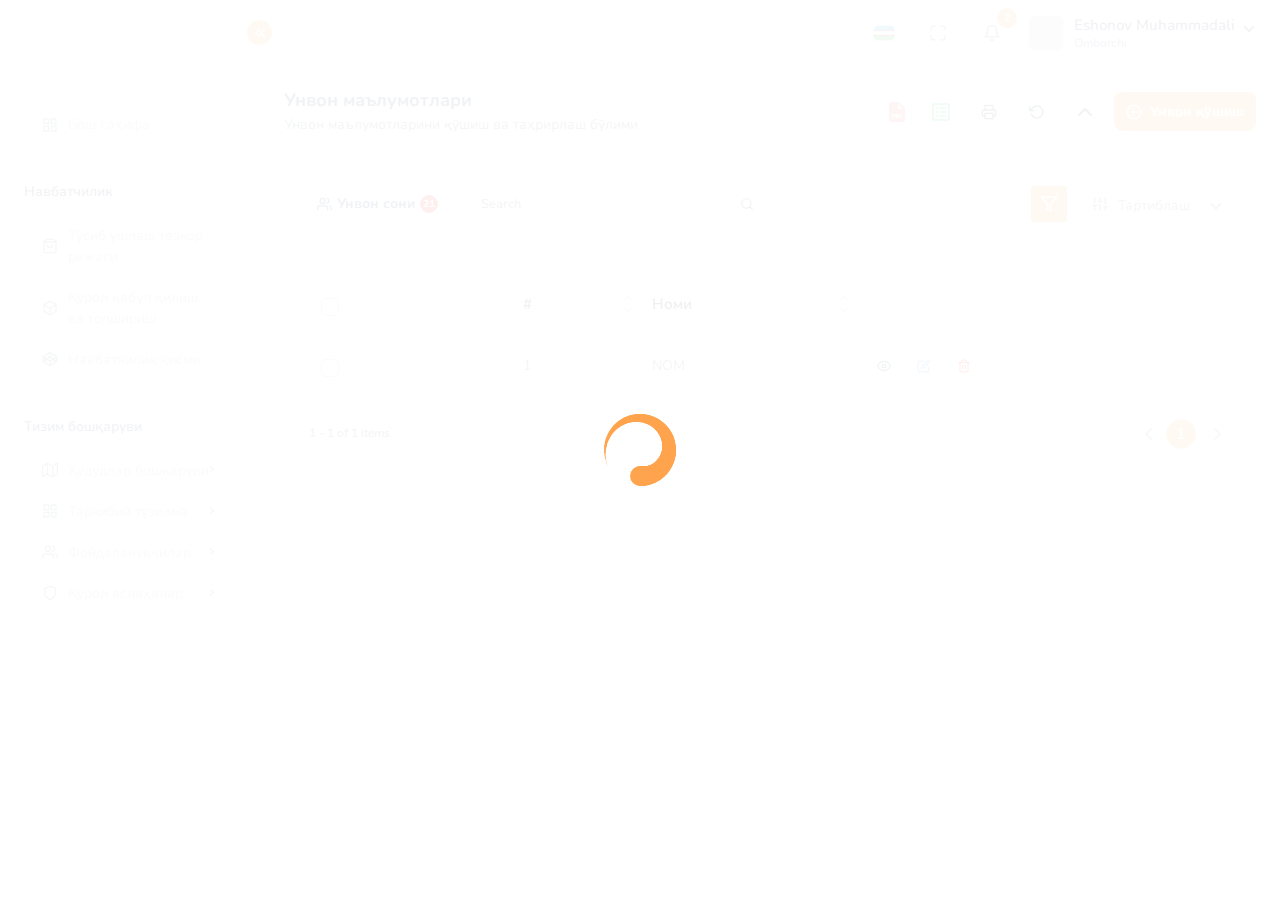
<file: positions-list.html>
<!DOCTYPE html>
<html lang="en">

	<head>
		<meta charset="utf-8">
		<meta name="viewport" content="width=device-width, initial-scale=1.0, user-scalable=0">
		<meta name="robots" content="noindex, nofollow">
		<title>Qurol qabul qilish topishirish</title>

		<!-- Favicon -->
		<link rel="shortcut icon" type="image/x-icon" href="assets/img/favicon.png">

		<!-- Bootstrap CSS -->
		<link rel="stylesheet" href="assets/css/bootstrap.min.css">

		<!-- animation CSS -->
		<link rel="stylesheet" href="assets/css/animate.css">

		<!-- Select2 CSS -->
		<link rel="stylesheet" href="assets/plugins/select2/css/select2.min.css">

		<!-- Summernote CSS -->
		<link rel="stylesheet" href="assets/plugins/summernote/summernote-bs4.min.css">

		<!-- Datetimepicker CSS -->
		<link rel="stylesheet" href="assets/css/bootstrap-datetimepicker.min.css">

		<!-- Datatable CSS -->
		<link rel="stylesheet" href="assets/css/dataTables.bootstrap5.min.css">

		<!-- Fontawesome CSS -->
		<link rel="stylesheet" href="assets/plugins/fontawesome/css/fontawesome.min.css">
		<link rel="stylesheet" href="assets/plugins/fontawesome/css/all.min.css">

		<!-- Main CSS -->
		<link rel="stylesheet" href="assets/css/style.css">

	</head>

	<body>

		<div id="global-loader">
			<div class="whirly-loader"> </div>
		</div>

		<!-- Main Wrapper -->
		<div class="main-wrapper">
			<!-- Header -->
			<div class="header">
				<!-- Logo -->
				<div class="header-left active">
					<a href="index.html" class="logo logo-white">
						<img src="assets/img/logo/logo-white.png" alt="">
					</a>
					<a href="index.html" class="logo-small">
						<img src="assets/img/logo/logo-small.png" alt="">
					</a>
					<a id="toggle_btn" href="javascript:void(0);">
						<i data-feather="chevrons-left" class="feather-16"></i>
					</a>
				</div>
				<!-- /Logo -->
			
				<a id="mobile_btn" class="mobile_btn" href="#sidebar">
					<span class="bar-icon">
						<span></span>
						<span></span>
						<span></span>
					</span>
				</a>
			
				<!-- Header Menu -->
				<ul class="nav user-menu">
			
					<!-- Flag -->
					<li class="nav-item dropdown has-arrow flag-nav nav-item-box">
						<a class="nav-link dropdown-toggle" data-bs-toggle="dropdown" href="javascript:void(0);" role="button">
							<img src="assets/img/flags/uz.png" alt="Language" class="img-fluid">
						</a>
						<div class="dropdown-menu dropdown-menu-right">
							<a href="javascript:void(0);" class="dropdown-item active">
								<img src="assets/img/flags/uz.png" alt="" height="16"> O'zbekcha
							</a>
							<a href="javascript:void(0);" class="dropdown-item">
								<img src="assets/img/flags/ru.png" alt="" height="16"> Russian
							</a>
							<a href="javascript:void(0);" class="dropdown-item">
								<img src="assets/img/flags/us.png" alt="" height="16"> English
							</a>
						</div>
					</li>
					<!-- /Flag -->
			
					<li class="nav-item nav-item-box">
						<a href="javascript:void(0);" id="btnFullscreen">
							<i data-feather="maximize"></i>
						</a>
					</li>
					<!-- Notifications -->
					<li class="nav-item dropdown nav-item-box">
						<a href="javascript:void(0);" class="dropdown-toggle nav-link" data-bs-toggle="dropdown">
							<i data-feather="bell"></i><span class="badge rounded-pill">2</span>
						</a>
						<div class="dropdown-menu notifications">
							<div class="topnav-dropdown-header">
								<span class="notification-title">Bildirishnomalar</span>
								<a href="javascript:void(0)" class="clear-noti"> Barchasini tozalash </a>
							</div>
							<div class="noti-content">
								<ul class="notification-list">
									<li class="notification-message">
										<a href="activities.html">
											<div class="media d-flex">
												<span class="avatar flex-shrink-0">
													<img alt="" src="assets/img/profiles/avatar-02.jpg">
												</span>
												<div class="media-body flex-grow-1">
													<p class="noti-details"><span class="noti-title">John Doe</span> yangi talabnoma yubordi <span class="noti-title">Loyiha boshqaruvi va texnologiya tranferi bo'limi</span></p>
													<p class="noti-time"><span class="notification-time">4 daqiqa avval</span></p>
												</div>
											</div>
										</a>
									</li>
								</ul>
							</div>
							<div class="topnav-dropdown-footer">
								<a href="activities.html">Barcha bildirishnomalar</a>
							</div>
						</div>
					</li>
					<!-- /Notifications -->
			
					<li class="nav-item dropdown has-arrow main-drop">
						<a href="javascript:void(0);" class="dropdown-toggle nav-link userset" data-bs-toggle="dropdown">
							<span class="user-info">
								<span class="user-letter">
									<img src="assets/img/profiles/avator1.jpg" alt="" class="img-fluid">
								</span>
								<span class="user-detail">
									<span class="user-name">Eshonov Muhammadali</span>
									<span class="user-role">Omborchi</span>
								</span>
							</span>
						</a>
						<div class="dropdown-menu menu-drop-user">
							<div class="profilename">
								<hr class="m-0">
								<a class="dropdown-item" href="profile.html"> <i class="me-2" data-feather="user"></i> Profil</a>
								<a class="dropdown-item" href="general-settings.html"><i class="me-2" data-feather="settings"></i>Profil sozlamlari</a>
								<hr class="m-0">
								<a class="dropdown-item logout pb-0" href="signin.html">
									<img src="assets/img/icons/log-out.svg" class="me-2" alt="img">Chiqish
								</a>
							</div>
						</div>
					</li>
				</ul>
				<!-- /Header Menu -->
			
				<!-- Mobile Menu -->
				<div class="dropdown mobile-user-menu">
					<a href="javascript:void(0);" class="nav-link dropdown-toggle" data-bs-toggle="dropdown" aria-expanded="false"><i class="fa fa-ellipsis-v"></i></a>
					<div class="dropdown-menu dropdown-menu-right">
						<a class="dropdown-item" href="profile.html">Profil</a>
						<a class="dropdown-item" href="general-settings.html">Profil sozlamalar</a>
						<a class="dropdown-item" href="signin.html">Chiqish</a>
					</div>
				</div>
				<!-- /Mobile Menu -->
			</div>
			<!-- /Header -->
			<!-- Sidebar -->
			<div class="sidebar" id="sidebar">
				<div class="sidebar-inner slimscroll">
					<div id="sidebar-menu" class="sidebar-menu">
						<ul>
							<li class="submenu-open">
								<h6 class="submenu-hdr"></h6>
								<ul>
									<li><a href="index.html"><i data-feather="grid"></i><span>Бош саҳифа</span></a></li>
								</ul>
							</li>
			
							<li class="submenu-open">
								<h6 class="submenu-hdr">Навбатчилик</h6>
								<ul>
									<li><a href="contracts.html"><i data-feather="shopping-bag"></i><span>Тўсиб ушлаш тезкор <br>режаси</span></a></li>
									<li><a href="product-list.html"><i data-feather="box"></i><span>Қурол қабул қилиш <br> ва топшириш</span></a></li>
									<li><a href="weapon-activity.html"><i data-feather="codepen"></i><span>Навбатчилик қисми</span></a></li>
								</ul>
							</li>
							<li class="submenu-open">
								<h6 class="submenu-hdr">Тизим бошқаруви</h6>
								<ul>
									<li class="submenu">
										<a href="javascript:void(0);"><i data-feather="map"></i><span>Ҳудудлар бошқаруви</span><span class="menu-arrow"></span></a>
										<ul>
											<li><a href="regions-list.html">Вилоятлар</a></li>
											<li><a href="districts-list.html">Туманлар</a></li>
										</ul>
									</li>
									<li class="submenu">
										<a href="javascript:void(0);"><i data-feather="grid"></i><span>Таркибий тузилма</span><span class="menu-arrow"></span></a>
										<ul>
											<li><a href="orgens-list.html">ИИБ/ИИВ лар рўйхати</a></li>
										</ul>
									</li>
									<li class="submenu">
										<a href="javascript:void(0);"><i data-feather="users"></i><span>Фойдаланувчилар</span><span class="menu-arrow"></span></a>
										<ul>
											<li><a href="roles-list.html">Лавозимлар рўйхати</a></li>
											<li><a href="positions-list.html">Унвонлар рўйхати</a></li>
											<li><a href="personnel-list.html">Ходим маълумотлари</a></li>
										</ul>
									</li>
									<li class="submenu">
										<a href="javascript:void(0);"><i data-feather="shield"></i><span>Қурол аслаҳалар</span><span class="menu-arrow"></span></a>
										<ul>
											<li><a href="weapon-types-list.html">Қурол аслаҳа турлари</a></li>
											<li><a href="weapons-list.html">Қурол аслаҳалар рўйхати</a></li>
											<li><a href="weapon-emp-list.html">Сейф рақами</a></li>
										</ul>
									</li>
									<!-- <li><a href="index.html"><i data-feather="users"></i><span>Ходимлар рўйхати</span></a></li> -->
								</ul>
							</li>
						</ul>
					</div>
				</div>
			</div>
			<!-- /Sidebar -->
			<div class="page-wrapper">
				<div class="content">
					<div class="page-header">
						<div class="add-item d-flex">
							<div class="page-title">
								<h4>Унвон маълумотлари</h4>
								<h6>Унвон маълумотларини қўшиш ва таҳрирлаш бўлими</h6>
							</div>
						</div>
						<ul class="table-top-head">
							<li>
								<a data-bs-toggle="tooltip" data-bs-placement="top" title="Pdf"><img src="assets/img/icons/pdf.svg" alt="img"></a>
							</li>
							<li>
								<a data-bs-toggle="tooltip" data-bs-placement="top" title="Excel"><img src="assets/img/icons/excel.svg" alt="img"></a>
							</li>
							<li>
								<a data-bs-toggle="tooltip" data-bs-placement="top" title="Print"><i data-feather="printer" class="feather-rotate-ccw"></i></a>
							</li>
							<li>
								<a data-bs-toggle="tooltip" data-bs-placement="top" title="Refresh"><i data-feather="rotate-ccw" class="feather-rotate-ccw"></i></a>
							</li>
							<li>
								<a data-bs-toggle="tooltip" data-bs-placement="top" title="Collapse" id="collapse-header"><i data-feather="chevron-up" class="feather-chevron-up"></i></a>
							</li>
						</ul>
						<div class="page-btn">
							<a href="javascript:void(0);" class="btn btn-added" data-bs-toggle="modal" data-bs-target="#region-add"><i data-feather="plus-circle" class="me-2"></i>Унвон қўшиш</a>
						</div>
					</div>
					<!-- /product list -->
					<div class="card table-list-card">
						<div class="card-body pb-0">
							<div class="table-top table-top-two table-top-new">

								<div class="search-set mb-0">
									<div class="total-employees">
										<h6><i data-feather="users" class="feather-user"></i>Унвон сони <span>21</span></h6>
									</div>
									<div class="search-input">
										<a href="" class="btn btn-searchset"><i data-feather="search" class="feather-search"></i></a>
									</div>

								</div>
								<div class="search-path d-flex align-items-center search-path-new">
									<div class="d-flex">
										<a class="btn btn-filter" id="filter_search">
											<i data-feather="filter" class="filter-icon"></i>
											<span><img src="assets/img/icons/closes.svg" alt="img"></span>
										</a>
									</div>
									<div class="form-sort">
										<i data-feather="sliders" class="info-img"></i>
										<select class="select">
											<option>Тартиблаш</option>
											<option>Вақт бўйича</option>
											<option>Ҳолати бўйича</option>
										</select>
									</div>
								</div>

							</div>
							<!-- /Filter -->
							<div class="card" id="filter_inputs">
								<div class="card-body pb-0">
									<div class="row">
										<div class="col-lg-3 col-sm-6 col-12">
											<div class="input-blocks">
												<i data-feather="user" class="info-img"></i>
												<select class="select">
													<option>Ходимни танланг</option>
													<option>Ходим 1</option>
													<option>Ходим 2</option>
												</select>
											</div>
										</div>
										<div class="col-lg-3 col-sm-6 col-12">
											<div class="input-blocks">
												<i data-feather="stop-circle" class="info-img"></i>
												<select class="form-select form-select-lg mb-3">
													<option>Ҳолатини танланг</option>
													<option>Доимий фойдаланишда</option>
													<option>Қайтарилган</option>
													<option>Топширилган</option>
												</select>
											</div>
										</div>
										<div class="col-lg-3 col-sm-6 col-12 ms-auto">
											<div class="input-blocks">
												<a class="btn btn-filters ms-auto"> <i data-feather="search" class="feather-search"></i> Излаш </a>
											</div>
										</div>
									</div>
								</div>
							</div>
							<!-- /Filter -->
							<div class="table-responsive">
								<table class="table  datanew">
									<thead>
										<tr>
											<th class="no-sort">
												<label class="checkboxs">
													<input type="checkbox" id="select-all">
													<span class="checkmarks"></span>
												</label>
											</th>
											<th>#</th>
											<th>Номи</th>
											<th class="no-sort"></th>
										</tr>
									</thead>
									<tbody>
										<tr>
											<td>
												<label class="checkboxs">
													<input type="checkbox">
													<span class="checkmarks"></span>
												</label>
											</td>
											<td>1</td>
											<td>
												NOM
											</td>
											<td class="action-table-data">
												<div class="edit-delete-action">
													<a class="me-2 p-2" href="#">
														<i data-feather="eye" class="feather-eye"></i>
													</a>
													<a class="me-2 p-2" href="edit-employee.html">
														<i data-feather="edit" class="feather-edit"></i>
													</a>
													<a class="confirm-text p-2" href="javascript:void(0);">
														<i data-feather="trash-2" class="feather-trash-2"></i>
													</a>
												</div>

											</td>
										</tr>
									</tbody>
								</table>
							</div>
						</div>
					</div>
					<!-- /product list -->

				</div>
			</div>
		</div>
		<!-- /Main Wrapper -->

		<!-- Data add modal -->
		<div class="modal fade" id="region-add">
			<div class="modal-dialog modal-dialog-centered custom-modal-two">
				<div class="modal-content">
					<div class="page-wrapper-new p-0">
						<div class="content">
							<div class="modal-header border-0 custom-modal-header">
								<div class="page-title">
									<h4>Лавозим қўшиш</h4>
								</div>
								<button type="button" class="close" data-bs-dismiss="modal" aria-label="Close">
									<span aria-hidden="true">&times;</span>
								</button>
							</div>
							<div class="modal-body custom-modal-body">
								<form action="regions-list.html">
									<div class="mb-3">
										<label class="form-label">Вилоят</label>
										<select class="form-select form-select-lg mb-3" aria-label=".form-select-lg example">
                                            <option selected="">Вилоят танланг</option>
                                            <option value="1">Тошкент</option>
                                            <option value="2">Aндижон</option>
                                            <option value="3">Самарқант</option>
                                      </select>
									</div>
									<div class="mb-3">
										<label class="form-label">Туман номи (O'z)</label>
										<input type="text" class="form-control">
									</div>
									<div class="mb-3">
										<label class="form-label">Туман номи (Ўз)</label>
										<input type="text" class="form-control">
									</div>
									<div class="mb-3">
										<label class="form-label">Туман номи (Ру)</label>
										<input type="text" class="form-control">
									</div>
									<div class="mb-0">
										<div class="status-toggle modal-status d-flex justify-content-between align-items-center">
											<span class="status-label">Ҳолати</span>
											<input type="checkbox" id="user2" class="check" checked="">
											<label for="user2" class="checktoggle"></label>
										</div>
									</div>
									<div class="modal-footer-btn">
										<button type="button" class="btn btn-cancel me-2" data-bs-dismiss="modal">Бекор қилиш</button>
										<button type="submit" class="btn btn-submit">Маълумотларни сақлаш</button>
									</div>
								</form>
							</div>
						</div>
					</div>
				</div>
			</div>
		</div>
		<!-- /Data add modal -->

		<!-- jQuery -->
		<script src="assets/js/jquery-3.7.1.min.js"></script>

		<!-- Feather Icon JS -->
		<script src="assets/js/feather.min.js"></script>

		<!-- Slimscroll JS -->
		<script src="assets/js/jquery.slimscroll.min.js"></script>

		<!-- Datatable JS -->
		<script src="assets/js/jquery.dataTables.min.js"></script>
		<script src="assets/js/dataTables.bootstrap5.min.js"></script>

		<!-- Bootstrap Core JS -->
		<script src="assets/js/bootstrap.bundle.min.js"></script>

		<!-- Datetimepicker JS -->
		<script src="assets/js/moment.min.js"></script>
		<script src="assets/js/bootstrap-datetimepicker.min.js"></script>

		<!-- Summernote JS -->
		<script src="assets/plugins/summernote/summernote-bs4.min.js"></script>

		<!-- Select2 JS -->
		<script src="assets/plugins/select2/js/select2.min.js"></script>

		<!-- Sweetalert 2 -->
		<script src="assets/plugins/sweetalert/sweetalert2.all.min.js"></script>
		<script src="assets/plugins/sweetalert/sweetalerts.min.js"></script>

		<!-- Custom JS -->
		<script src="assets/js/theme-script.js"></script>
		<script src="assets/js/script.js"></script>
		<script src="assets/js/custom-select2.js"></script>


	</body>

</html>
</file>
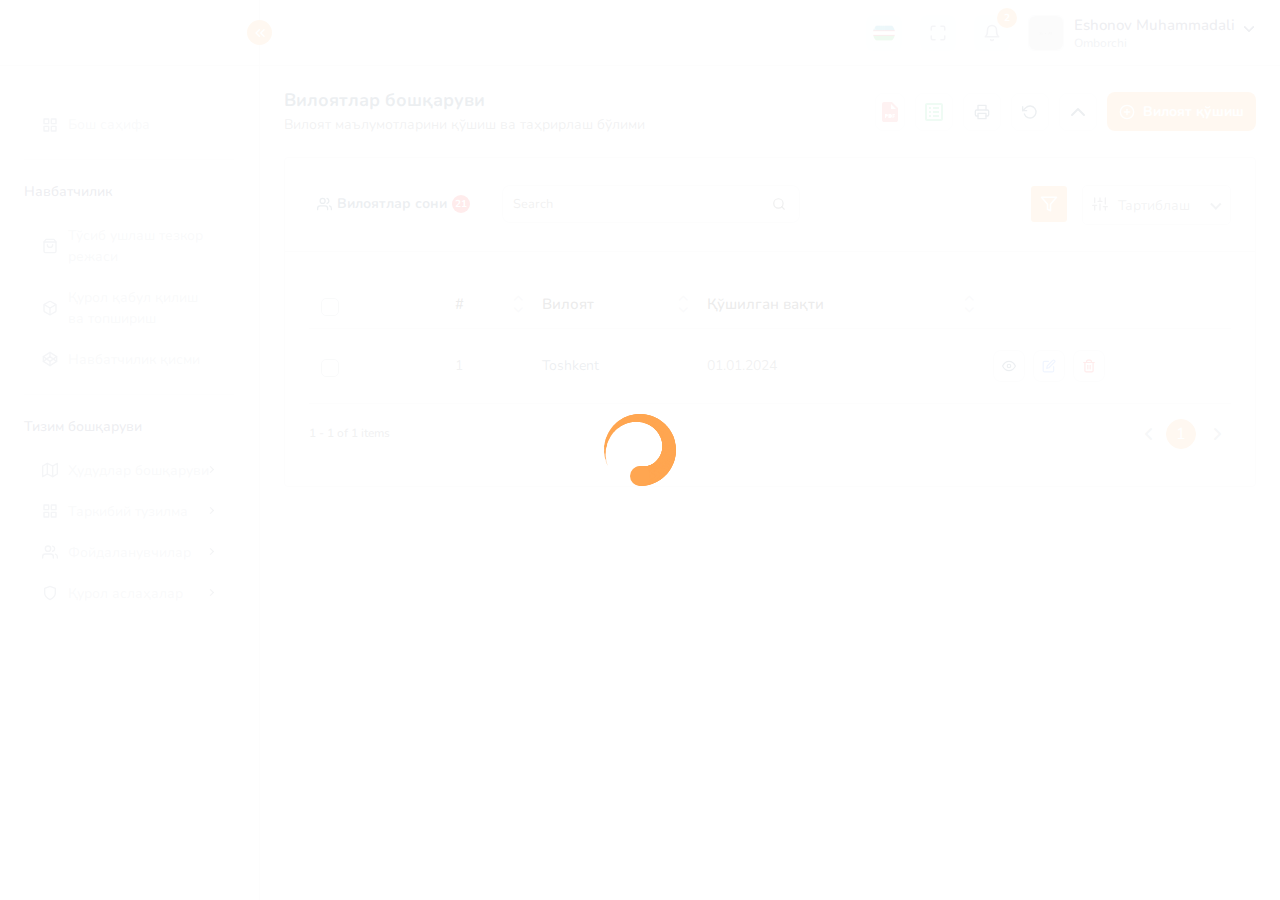
<file: regions-list.html>
<!DOCTYPE html>
<html lang="en">

	<head>
		<meta charset="utf-8">
		<meta name="viewport" content="width=device-width, initial-scale=1.0, user-scalable=0">
		<meta name="robots" content="noindex, nofollow">
		<title>Qurol qabul qilish topishirish</title>

		<!-- Favicon -->
		<link rel="shortcut icon" type="image/x-icon" href="assets/img/favicon.png">

		<!-- Bootstrap CSS -->
		<link rel="stylesheet" href="assets/css/bootstrap.min.css">

		<!-- animation CSS -->
		<link rel="stylesheet" href="assets/css/animate.css">

		<!-- Select2 CSS -->
		<link rel="stylesheet" href="assets/plugins/select2/css/select2.min.css">

		<!-- Summernote CSS -->
		<link rel="stylesheet" href="assets/plugins/summernote/summernote-bs4.min.css">

		<!-- Datetimepicker CSS -->
		<link rel="stylesheet" href="assets/css/bootstrap-datetimepicker.min.css">

		<!-- Datatable CSS -->
		<link rel="stylesheet" href="assets/css/dataTables.bootstrap5.min.css">

		<!-- Fontawesome CSS -->
		<link rel="stylesheet" href="assets/plugins/fontawesome/css/fontawesome.min.css">
		<link rel="stylesheet" href="assets/plugins/fontawesome/css/all.min.css">

		<!-- Main CSS -->
		<link rel="stylesheet" href="assets/css/style.css">

	</head>

	<body>

		<div id="global-loader">
			<div class="whirly-loader"> </div>
		</div>

		<!-- Main Wrapper -->
		<div class="main-wrapper">
			<!-- Header -->
			<div class="header">
				<!-- Logo -->
				<div class="header-left active">
					<a href="index.html" class="logo logo-white">
						<img src="assets/img/logo/logo-white.png" alt="">
					</a>
					<a href="index.html" class="logo-small">
						<img src="assets/img/logo/logo-small.png" alt="">
					</a>
					<a id="toggle_btn" href="javascript:void(0);">
						<i data-feather="chevrons-left" class="feather-16"></i>
					</a>
				</div>
				<!-- /Logo -->
			
				<a id="mobile_btn" class="mobile_btn" href="#sidebar">
					<span class="bar-icon">
						<span></span>
						<span></span>
						<span></span>
					</span>
				</a>
			
				<!-- Header Menu -->
				<ul class="nav user-menu">
			
					<!-- Flag -->
					<li class="nav-item dropdown has-arrow flag-nav nav-item-box">
						<a class="nav-link dropdown-toggle" data-bs-toggle="dropdown" href="javascript:void(0);" role="button">
							<img src="assets/img/flags/uz.png" alt="Language" class="img-fluid">
						</a>
						<div class="dropdown-menu dropdown-menu-right">
							<a href="javascript:void(0);" class="dropdown-item active">
								<img src="assets/img/flags/uz.png" alt="" height="16"> O'zbekcha
							</a>
							<a href="javascript:void(0);" class="dropdown-item">
								<img src="assets/img/flags/ru.png" alt="" height="16"> Russian
							</a>
							<a href="javascript:void(0);" class="dropdown-item">
								<img src="assets/img/flags/us.png" alt="" height="16"> English
							</a>
						</div>
					</li>
					<!-- /Flag -->
			
					<li class="nav-item nav-item-box">
						<a href="javascript:void(0);" id="btnFullscreen">
							<i data-feather="maximize"></i>
						</a>
					</li>
					<!-- Notifications -->
					<li class="nav-item dropdown nav-item-box">
						<a href="javascript:void(0);" class="dropdown-toggle nav-link" data-bs-toggle="dropdown">
							<i data-feather="bell"></i><span class="badge rounded-pill">2</span>
						</a>
						<div class="dropdown-menu notifications">
							<div class="topnav-dropdown-header">
								<span class="notification-title">Bildirishnomalar</span>
								<a href="javascript:void(0)" class="clear-noti"> Barchasini tozalash </a>
							</div>
							<div class="noti-content">
								<ul class="notification-list">
									<li class="notification-message">
										<a href="activities.html">
											<div class="media d-flex">
												<span class="avatar flex-shrink-0">
													<img alt="" src="assets/img/profiles/avatar-02.jpg">
												</span>
												<div class="media-body flex-grow-1">
													<p class="noti-details"><span class="noti-title">John Doe</span> yangi talabnoma yubordi <span class="noti-title">Loyiha boshqaruvi va texnologiya tranferi bo'limi</span></p>
													<p class="noti-time"><span class="notification-time">4 daqiqa avval</span></p>
												</div>
											</div>
										</a>
									</li>
								</ul>
							</div>
							<div class="topnav-dropdown-footer">
								<a href="activities.html">Barcha bildirishnomalar</a>
							</div>
						</div>
					</li>
					<!-- /Notifications -->
			
					<li class="nav-item dropdown has-arrow main-drop">
						<a href="javascript:void(0);" class="dropdown-toggle nav-link userset" data-bs-toggle="dropdown">
							<span class="user-info">
								<span class="user-letter">
									<img src="assets/img/profiles/avator1.jpg" alt="" class="img-fluid">
								</span>
								<span class="user-detail">
									<span class="user-name">Eshonov Muhammadali</span>
									<span class="user-role">Omborchi</span>
								</span>
							</span>
						</a>
						<div class="dropdown-menu menu-drop-user">
							<div class="profilename">
								<hr class="m-0">
								<a class="dropdown-item" href="profile.html"> <i class="me-2" data-feather="user"></i> Profil</a>
								<a class="dropdown-item" href="general-settings.html"><i class="me-2" data-feather="settings"></i>Profil sozlamlari</a>
								<hr class="m-0">
								<a class="dropdown-item logout pb-0" href="signin.html">
									<img src="assets/img/icons/log-out.svg" class="me-2" alt="img">Chiqish
								</a>
							</div>
						</div>
					</li>
				</ul>
				<!-- /Header Menu -->
			
				<!-- Mobile Menu -->
				<div class="dropdown mobile-user-menu">
					<a href="javascript:void(0);" class="nav-link dropdown-toggle" data-bs-toggle="dropdown" aria-expanded="false"><i class="fa fa-ellipsis-v"></i></a>
					<div class="dropdown-menu dropdown-menu-right">
						<a class="dropdown-item" href="profile.html">Profil</a>
						<a class="dropdown-item" href="general-settings.html">Profil sozlamalar</a>
						<a class="dropdown-item" href="signin.html">Chiqish</a>
					</div>
				</div>
				<!-- /Mobile Menu -->
			</div>
			<!-- /Header -->
			<!-- Sidebar -->
			<div class="sidebar" id="sidebar">
				<div class="sidebar-inner slimscroll">
					<div id="sidebar-menu" class="sidebar-menu">
						<ul>
							<li class="submenu-open">
								<h6 class="submenu-hdr"></h6>
								<ul>
									<li><a href="index.html"><i data-feather="grid"></i><span>Бош саҳифа</span></a></li>
								</ul>
							</li>
			
							<li class="submenu-open">
								<h6 class="submenu-hdr">Навбатчилик</h6>
								<ul>
									<li><a href="contracts.html"><i data-feather="shopping-bag"></i><span>Тўсиб ушлаш тезкор <br>режаси</span></a></li>
									<li><a href="product-list.html"><i data-feather="box"></i><span>Қурол қабул қилиш <br> ва топшириш</span></a></li>
									<li><a href="weapon-activity.html"><i data-feather="codepen"></i><span>Навбатчилик қисми</span></a></li>
								</ul>
							</li>
							<li class="submenu-open">
								<h6 class="submenu-hdr">Тизим бошқаруви</h6>
								<ul>
									<li class="submenu">
										<a href="javascript:void(0);"><i data-feather="map"></i><span>Ҳудудлар бошқаруви</span><span class="menu-arrow"></span></a>
										<ul>
											<li><a href="regions-list.html">Вилоятлар</a></li>
											<li><a href="districts-list.html">Туманлар</a></li>
										</ul>
									</li>
									<li class="submenu">
										<a href="javascript:void(0);"><i data-feather="grid"></i><span>Таркибий тузилма</span><span class="menu-arrow"></span></a>
										<ul>
											<li><a href="orgens-list.html">ИИБ/ИИВ лар рўйхати</a></li>
										</ul>
									</li>
									<li class="submenu">
										<a href="javascript:void(0);"><i data-feather="users"></i><span>Фойдаланувчилар</span><span class="menu-arrow"></span></a>
										<ul>
											<li><a href="roles-list.html">Лавозимлар рўйхати</a></li>
											<li><a href="positions-list.html">Унвонлар рўйхати</a></li>
											<li><a href="personnel-list.html">Ходим маълумотлари</a></li>
										</ul>
									</li>
									<li class="submenu">
										<a href="javascript:void(0);"><i data-feather="shield"></i><span>Қурол аслаҳалар</span><span class="menu-arrow"></span></a>
										<ul>
											<li><a href="weapon-types-list.html">Қурол аслаҳа турлари</a></li>
											<li><a href="weapons-list.html">Қурол аслаҳалар рўйхати</a></li>
											<li><a href="weapon-emp-list.html">Сейф рақами</a></li>
										</ul>
									</li>
									<!-- <li><a href="index.html"><i data-feather="users"></i><span>Ходимлар рўйхати</span></a></li> -->
								</ul>
							</li>
						</ul>
					</div>
				</div>
			</div>
			<!-- /Sidebar -->
			<div class="page-wrapper">
				<div class="content">
					<div class="page-header">
						<div class="add-item d-flex">
							<div class="page-title">
								<h4>Вилоятлар бошқаруви</h4>
								<h6>Вилоят маълумотларини қўшиш ва таҳрирлаш бўлими</h6>
							</div>
						</div>
						<ul class="table-top-head">
							<li>
								<a data-bs-toggle="tooltip" data-bs-placement="top" title="Pdf"><img src="assets/img/icons/pdf.svg" alt="img"></a>
							</li>
							<li>
								<a data-bs-toggle="tooltip" data-bs-placement="top" title="Excel"><img src="assets/img/icons/excel.svg" alt="img"></a>
							</li>
							<li>
								<a data-bs-toggle="tooltip" data-bs-placement="top" title="Print"><i data-feather="printer" class="feather-rotate-ccw"></i></a>
							</li>
							<li>
								<a data-bs-toggle="tooltip" data-bs-placement="top" title="Refresh"><i data-feather="rotate-ccw" class="feather-rotate-ccw"></i></a>
							</li>
							<li>
								<a data-bs-toggle="tooltip" data-bs-placement="top" title="Collapse" id="collapse-header"><i data-feather="chevron-up" class="feather-chevron-up"></i></a>
							</li>
						</ul>
						<div class="page-btn">
							<a href="javascript:void(0);" class="btn btn-added" data-bs-toggle="modal" data-bs-target="#region-add"><i data-feather="plus-circle" class="me-2"></i>Вилоят қўшиш</a>
						</div>
					</div>
					<!-- /product list -->
					<div class="card table-list-card">
						<div class="card-body pb-0">
							<div class="table-top table-top-two table-top-new">

								<div class="search-set mb-0">
									<div class="total-employees">
										<h6><i data-feather="users" class="feather-user"></i>Вилоятлар сони <span>21</span></h6>
									</div>
									<div class="search-input">
										<a href="" class="btn btn-searchset"><i data-feather="search" class="feather-search"></i></a>
									</div>

								</div>
								<div class="search-path d-flex align-items-center search-path-new">
									<div class="d-flex">
										<a class="btn btn-filter" id="filter_search">
											<i data-feather="filter" class="filter-icon"></i>
											<span><img src="assets/img/icons/closes.svg" alt="img"></span>
										</a>
									</div>
									<div class="form-sort">
										<i data-feather="sliders" class="info-img"></i>
										<select class="select">
											<option>Тартиблаш</option>
											<option>Вақт бўйича</option>
											<option>Ҳолати бўйича</option>
										</select>
									</div>
								</div>

							</div>
							<!-- /Filter -->
							<div class="card" id="filter_inputs">
								<div class="card-body pb-0">
									<div class="row">
										<div class="col-lg-3 col-sm-6 col-12">
											<div class="input-blocks">
												<i data-feather="user" class="info-img"></i>
												<select class="select">
													<option>Ходимни танланг</option>
													<option>Ходим 1</option>
													<option>Ходим 2</option>
												</select>
											</div>
										</div>
										<div class="col-lg-3 col-sm-6 col-12">
											<div class="input-blocks">
												<i data-feather="stop-circle" class="info-img"></i>
												<select class="select">
													<option>Ҳолатини танланг</option>
													<option>Доимий фойдаланишда</option>
													<option>Қайтарилган</option>
													<option>Топширилган</option>
												</select>
											</div>
										</div>
										<div class="col-lg-3 col-sm-6 col-12 ms-auto">
											<div class="input-blocks">
												<a class="btn btn-filters ms-auto"> <i data-feather="search" class="feather-search"></i> Излаш </a>
											</div>
										</div>
									</div>
								</div>
							</div>
							<!-- /Filter -->
							<div class="table-responsive">
								<table class="table  datanew">
									<thead>
										<tr>
											<th class="no-sort">
												<label class="checkboxs">
													<input type="checkbox" id="select-all">
													<span class="checkmarks"></span>
												</label>
											</th>
											<th>#</th>
									       <th>Вилоят</th>
											<th>Қўшилган вақти</th>
											<th class="no-sort"></th>
										</tr>
									</thead>
									<tbody>
										<tr>
											<td>
												<label class="checkboxs">
													<input type="checkbox">
													<span class="checkmarks"></span>
						
												</label>
											</td>
											<td>1</td>
											<td>
												<a href="districts-list.html">Toshkent</a>
											</td>
											<td>
												01.01.2024
											</td>
											<td class="action-table-data">
												<div class="edit-delete-action">
													<a class="me-2 p-2" href="#">
														<i data-feather="eye" class="feather-eye"></i>
													</a>
													<a class="me-2 p-2" href="edit-employee.html">
														<i data-feather="edit" class="feather-edit"></i>
													</a>
													<a class="confirm-text p-2" href="javascript:void(0);">
														<i data-feather="trash-2" class="feather-trash-2"></i>
													</a>
												</div>

											</td>
										</tr>
									</tbody>
								</table>
							</div>
						</div>
					</div>
					<!-- /product list -->

				</div>
			</div>
		</div>
		<!-- /Main Wrapper -->

		<!-- Data add modal -->
		<div class="modal fade" id="region-add">
			<div class="modal-dialog modal-dialog-centered custom-modal-two">
				<div class="modal-content">
					<div class="page-wrapper-new p-0">
						<div class="content">
							<div class="modal-header border-0 custom-modal-header">
								<div class="page-title">
									<h4>Вилоят қўшиш</h4>
								</div>
								<button type="button" class="close" data-bs-dismiss="modal" aria-label="Close">
									<span aria-hidden="true">&times;</span>
								</button>
							</div>
							<div class="modal-body custom-modal-body">
								<form action="regions-list.html">
									<div class="mb-3">
										<label class="form-label">СОAТО Коди</label>
										<input type="text" class="form-control">
									</div>
									<div class="mb-3">
										<label class="form-label">Вилоят номи (O'z)</label>
										<input type="text" class="form-control">
									</div>
									<div class="mb-3">
										<label class="form-label">Вилоят номи (Ўз)</label>
										<input type="text" class="form-control">
									</div>
									<div class="mb-3">
										<label class="form-label">Вилоят номи (Ру)</label>
										<input type="text" class="form-control">
									</div>
									<div class="mb-0">
										<div class="status-toggle modal-status d-flex justify-content-between align-items-center">
											<span class="status-label">Ҳолати</span>
											<input type="checkbox" id="user2" class="check" checked="">
											<label for="user2" class="checktoggle"></label>
										</div>
									</div>
									<div class="modal-footer-btn">
										<button type="button" class="btn btn-cancel me-2" data-bs-dismiss="modal">Бекор қилиш</button>
										<button type="submit" class="btn btn-submit">Маълумотларни сақлаш</button>
									</div>
								</form>
							</div>
						</div>
					</div>
				</div>
			</div>
		</div>
		<!-- /Data add modal -->

		<!-- jQuery -->
		<script src="assets/js/jquery-3.7.1.min.js"></script>

		<!-- Feather Icon JS -->
		<script src="assets/js/feather.min.js"></script>

		<!-- Slimscroll JS -->
		<script src="assets/js/jquery.slimscroll.min.js"></script>

		<!-- Datatable JS -->
		<script src="assets/js/jquery.dataTables.min.js"></script>
		<script src="assets/js/dataTables.bootstrap5.min.js"></script>

		<!-- Bootstrap Core JS -->
		<script src="assets/js/bootstrap.bundle.min.js"></script>

		<!-- Datetimepicker JS -->
		<script src="assets/js/moment.min.js"></script>
		<script src="assets/js/bootstrap-datetimepicker.min.js"></script>

		<!-- Summernote JS -->
		<script src="assets/plugins/summernote/summernote-bs4.min.js"></script>

		<!-- Select2 JS -->
		<script src="assets/plugins/select2/js/select2.min.js"></script>

		<!-- Sweetalert 2 -->
		<script src="assets/plugins/sweetalert/sweetalert2.all.min.js"></script>
		<script src="assets/plugins/sweetalert/sweetalerts.min.js"></script>

		<!-- Custom JS -->
		<script src="assets/js/theme-script.js"></script>
		<script src="assets/js/script.js"></script>
		<script src="assets/js/custom-select2.js"></script>


	</body>

</html>
</file>
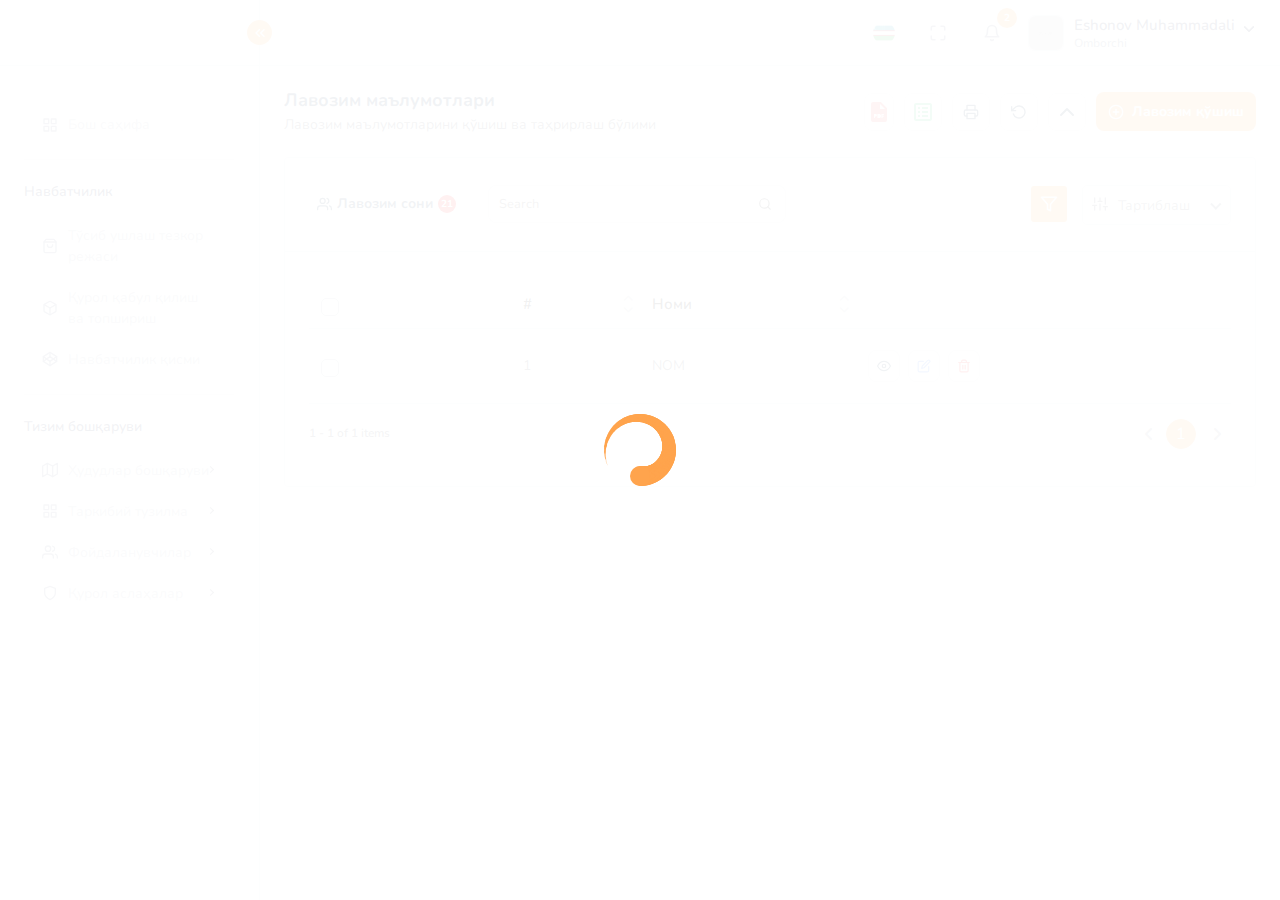
<file: roles-list.html>
<!DOCTYPE html>
<html lang="en">

	<head>
		<meta charset="utf-8">
		<meta name="viewport" content="width=device-width, initial-scale=1.0, user-scalable=0">
		<meta name="robots" content="noindex, nofollow">
		<title>Qurol qabul qilish topishirish</title>

		<!-- Favicon -->
		<link rel="shortcut icon" type="image/x-icon" href="assets/img/favicon.png">

		<!-- Bootstrap CSS -->
		<link rel="stylesheet" href="assets/css/bootstrap.min.css">

		<!-- animation CSS -->
		<link rel="stylesheet" href="assets/css/animate.css">

		<!-- Select2 CSS -->
		<link rel="stylesheet" href="assets/plugins/select2/css/select2.min.css">

		<!-- Summernote CSS -->
		<link rel="stylesheet" href="assets/plugins/summernote/summernote-bs4.min.css">

		<!-- Datetimepicker CSS -->
		<link rel="stylesheet" href="assets/css/bootstrap-datetimepicker.min.css">

		<!-- Datatable CSS -->
		<link rel="stylesheet" href="assets/css/dataTables.bootstrap5.min.css">

		<!-- Fontawesome CSS -->
		<link rel="stylesheet" href="assets/plugins/fontawesome/css/fontawesome.min.css">
		<link rel="stylesheet" href="assets/plugins/fontawesome/css/all.min.css">

		<!-- Main CSS -->
		<link rel="stylesheet" href="assets/css/style.css">

	</head>

	<body>

		<div id="global-loader">
			<div class="whirly-loader"> </div>
		</div>

		<!-- Main Wrapper -->
		<div class="main-wrapper">
			<!-- Header -->
			<div class="header">
				<!-- Logo -->
				<div class="header-left active">
					<a href="index.html" class="logo logo-white">
						<img src="assets/img/logo/logo-white.png" alt="">
					</a>
					<a href="index.html" class="logo-small">
						<img src="assets/img/logo/logo-small.png" alt="">
					</a>
					<a id="toggle_btn" href="javascript:void(0);">
						<i data-feather="chevrons-left" class="feather-16"></i>
					</a>
				</div>
				<!-- /Logo -->
			
				<a id="mobile_btn" class="mobile_btn" href="#sidebar">
					<span class="bar-icon">
						<span></span>
						<span></span>
						<span></span>
					</span>
				</a>
			
				<!-- Header Menu -->
				<ul class="nav user-menu">
			
					<!-- Flag -->
					<li class="nav-item dropdown has-arrow flag-nav nav-item-box">
						<a class="nav-link dropdown-toggle" data-bs-toggle="dropdown" href="javascript:void(0);" role="button">
							<img src="assets/img/flags/uz.png" alt="Language" class="img-fluid">
						</a>
						<div class="dropdown-menu dropdown-menu-right">
							<a href="javascript:void(0);" class="dropdown-item active">
								<img src="assets/img/flags/uz.png" alt="" height="16"> O'zbekcha
							</a>
							<a href="javascript:void(0);" class="dropdown-item">
								<img src="assets/img/flags/ru.png" alt="" height="16"> Russian
							</a>
							<a href="javascript:void(0);" class="dropdown-item">
								<img src="assets/img/flags/us.png" alt="" height="16"> English
							</a>
						</div>
					</li>
					<!-- /Flag -->
			
					<li class="nav-item nav-item-box">
						<a href="javascript:void(0);" id="btnFullscreen">
							<i data-feather="maximize"></i>
						</a>
					</li>
					<!-- Notifications -->
					<li class="nav-item dropdown nav-item-box">
						<a href="javascript:void(0);" class="dropdown-toggle nav-link" data-bs-toggle="dropdown">
							<i data-feather="bell"></i><span class="badge rounded-pill">2</span>
						</a>
						<div class="dropdown-menu notifications">
							<div class="topnav-dropdown-header">
								<span class="notification-title">Bildirishnomalar</span>
								<a href="javascript:void(0)" class="clear-noti"> Barchasini tozalash </a>
							</div>
							<div class="noti-content">
								<ul class="notification-list">
									<li class="notification-message">
										<a href="activities.html">
											<div class="media d-flex">
												<span class="avatar flex-shrink-0">
													<img alt="" src="assets/img/profiles/avatar-02.jpg">
												</span>
												<div class="media-body flex-grow-1">
													<p class="noti-details"><span class="noti-title">John Doe</span> yangi talabnoma yubordi <span class="noti-title">Loyiha boshqaruvi va texnologiya tranferi bo'limi</span></p>
													<p class="noti-time"><span class="notification-time">4 daqiqa avval</span></p>
												</div>
											</div>
										</a>
									</li>
								</ul>
							</div>
							<div class="topnav-dropdown-footer">
								<a href="activities.html">Barcha bildirishnomalar</a>
							</div>
						</div>
					</li>
					<!-- /Notifications -->
			
					<li class="nav-item dropdown has-arrow main-drop">
						<a href="javascript:void(0);" class="dropdown-toggle nav-link userset" data-bs-toggle="dropdown">
							<span class="user-info">
								<span class="user-letter">
									<img src="assets/img/profiles/avator1.jpg" alt="" class="img-fluid">
								</span>
								<span class="user-detail">
									<span class="user-name">Eshonov Muhammadali</span>
									<span class="user-role">Omborchi</span>
								</span>
							</span>
						</a>
						<div class="dropdown-menu menu-drop-user">
							<div class="profilename">
								<hr class="m-0">
								<a class="dropdown-item" href="profile.html"> <i class="me-2" data-feather="user"></i> Profil</a>
								<a class="dropdown-item" href="general-settings.html"><i class="me-2" data-feather="settings"></i>Profil sozlamlari</a>
								<hr class="m-0">
								<a class="dropdown-item logout pb-0" href="signin.html">
									<img src="assets/img/icons/log-out.svg" class="me-2" alt="img">Chiqish
								</a>
							</div>
						</div>
					</li>
				</ul>
				<!-- /Header Menu -->
			
				<!-- Mobile Menu -->
				<div class="dropdown mobile-user-menu">
					<a href="javascript:void(0);" class="nav-link dropdown-toggle" data-bs-toggle="dropdown" aria-expanded="false"><i class="fa fa-ellipsis-v"></i></a>
					<div class="dropdown-menu dropdown-menu-right">
						<a class="dropdown-item" href="profile.html">Profil</a>
						<a class="dropdown-item" href="general-settings.html">Profil sozlamalar</a>
						<a class="dropdown-item" href="signin.html">Chiqish</a>
					</div>
				</div>
				<!-- /Mobile Menu -->
			</div>
			<!-- /Header -->
			<!-- Sidebar -->
			<div class="sidebar" id="sidebar">
				<div class="sidebar-inner slimscroll">
					<div id="sidebar-menu" class="sidebar-menu">
						<ul>
							<li class="submenu-open">
								<h6 class="submenu-hdr"></h6>
								<ul>
									<li><a href="index.html"><i data-feather="grid"></i><span>Бош саҳифа</span></a></li>
								</ul>
							</li>
			
							<li class="submenu-open">
								<h6 class="submenu-hdr">Навбатчилик</h6>
								<ul>
									<li><a href="contracts.html"><i data-feather="shopping-bag"></i><span>Тўсиб ушлаш тезкор <br>режаси</span></a></li>
									<li><a href="product-list.html"><i data-feather="box"></i><span>Қурол қабул қилиш <br> ва топшириш</span></a></li>
									<li><a href="weapon-activity.html"><i data-feather="codepen"></i><span>Навбатчилик қисми</span></a></li>
								</ul>
							</li>
							<li class="submenu-open">
								<h6 class="submenu-hdr">Тизим бошқаруви</h6>
								<ul>
									<li class="submenu">
										<a href="javascript:void(0);"><i data-feather="map"></i><span>Ҳудудлар бошқаруви</span><span class="menu-arrow"></span></a>
										<ul>
											<li><a href="regions-list.html">Вилоятлар</a></li>
											<li><a href="districts-list.html">Туманлар</a></li>
										</ul>
									</li>
									<li class="submenu">
										<a href="javascript:void(0);"><i data-feather="grid"></i><span>Таркибий тузилма</span><span class="menu-arrow"></span></a>
										<ul>
											<li><a href="orgens-list.html">ИИБ/ИИВ лар рўйхати</a></li>
										</ul>
									</li>
									<li class="submenu">
										<a href="javascript:void(0);"><i data-feather="users"></i><span>Фойдаланувчилар</span><span class="menu-arrow"></span></a>
										<ul>
											<li><a href="roles-list.html">Лавозимлар рўйхати</a></li>
											<li><a href="positions-list.html">Унвонлар рўйхати</a></li>
											<li><a href="personnel-list.html">Ходим маълумотлари</a></li>
										</ul>
									</li>
									<li class="submenu">
										<a href="javascript:void(0);"><i data-feather="shield"></i><span>Қурол аслаҳалар</span><span class="menu-arrow"></span></a>
										<ul>
											<li><a href="weapon-types-list.html">Қурол аслаҳа турлари</a></li>
											<li><a href="weapons-list.html">Қурол аслаҳалар рўйхати</a></li>
											<li><a href="weapon-emp-list.html">Сейф рақами</a></li>
										</ul>
									</li>
									<!-- <li><a href="index.html"><i data-feather="users"></i><span>Ходимлар рўйхати</span></a></li> -->
								</ul>
							</li>
						</ul>
					</div>
				</div>
			</div>
			<!-- /Sidebar -->
			<div class="page-wrapper">
				<div class="content">
					<div class="page-header">
						<div class="add-item d-flex">
							<div class="page-title">
								<h4>Лавозим маълумотлари</h4>
								<h6>Лавозим маълумотларини қўшиш ва таҳрирлаш бўлими</h6>
							</div>
						</div>
						<ul class="table-top-head">
							<li>
								<a data-bs-toggle="tooltip" data-bs-placement="top" title="Pdf"><img src="assets/img/icons/pdf.svg" alt="img"></a>
							</li>
							<li>
								<a data-bs-toggle="tooltip" data-bs-placement="top" title="Excel"><img src="assets/img/icons/excel.svg" alt="img"></a>
							</li>
							<li>
								<a data-bs-toggle="tooltip" data-bs-placement="top" title="Print"><i data-feather="printer" class="feather-rotate-ccw"></i></a>
							</li>
							<li>
								<a data-bs-toggle="tooltip" data-bs-placement="top" title="Refresh"><i data-feather="rotate-ccw" class="feather-rotate-ccw"></i></a>
							</li>
							<li>
								<a data-bs-toggle="tooltip" data-bs-placement="top" title="Collapse" id="collapse-header"><i data-feather="chevron-up" class="feather-chevron-up"></i></a>
							</li>
						</ul>
						<div class="page-btn">
							<a href="javascript:void(0);" class="btn btn-added" data-bs-toggle="modal" data-bs-target="#region-add"><i data-feather="plus-circle" class="me-2"></i>Лавозим қўшиш</a>
						</div>
					</div>
					<!-- /product list -->
					<div class="card table-list-card">
						<div class="card-body pb-0">
							<div class="table-top table-top-two table-top-new">

								<div class="search-set mb-0">
									<div class="total-employees">
										<h6><i data-feather="users" class="feather-user"></i>Лавозим сони <span>21</span></h6>
									</div>
									<div class="search-input">
										<a href="" class="btn btn-searchset"><i data-feather="search" class="feather-search"></i></a>
									</div>

								</div>
								<div class="search-path d-flex align-items-center search-path-new">
									<div class="d-flex">
										<a class="btn btn-filter" id="filter_search">
											<i data-feather="filter" class="filter-icon"></i>
											<span><img src="assets/img/icons/closes.svg" alt="img"></span>
										</a>
									</div>
									<div class="form-sort">
										<i data-feather="sliders" class="info-img"></i>
										<select class="select">
											<option>Тартиблаш</option>
											<option>Вақт бўйича</option>
											<option>Ҳолати бўйича</option>
										</select>
									</div>
								</div>

							</div>
							<!-- /Filter -->
							<div class="card" id="filter_inputs">
								<div class="card-body pb-0">
									<div class="row">
										<div class="col-lg-3 col-sm-6 col-12">
											<div class="input-blocks">
												<i data-feather="user" class="info-img"></i>
												<select class="select">
													<option>Ходимни танланг</option>
													<option>Ходим 1</option>
													<option>Ходим 2</option>
												</select>
											</div>
										</div>
										<div class="col-lg-3 col-sm-6 col-12">
											<div class="input-blocks">
												<i data-feather="stop-circle" class="info-img"></i>
												<select class="form-select form-select-lg mb-3">
													<option>Ҳолатини танланг</option>
													<option>Доимий фойдаланишда</option>
													<option>Қайтарилган</option>
													<option>Топширилган</option>
												</select>
											</div>
										</div>
										<div class="col-lg-3 col-sm-6 col-12 ms-auto">
											<div class="input-blocks">
												<a class="btn btn-filters ms-auto"> <i data-feather="search" class="feather-search"></i> Излаш </a>
											</div>
										</div>
									</div>
								</div>
							</div>
							<!-- /Filter -->
							<div class="table-responsive">
								<table class="table  datanew">
									<thead>
										<tr>
											<th class="no-sort">
												<label class="checkboxs">
													<input type="checkbox" id="select-all">
													<span class="checkmarks"></span>
												</label>
											</th>
											<th>#</th>
											<th>Номи</th>
											<th class="no-sort"></th>
										</tr>
									</thead>
									<tbody>
										<tr>
											<td>
												<label class="checkboxs">
													<input type="checkbox">
													<span class="checkmarks"></span>
												</label>
											</td>
											<td>1</td>
											<td>
												NOM
											</td>
											<td class="action-table-data">
												<div class="edit-delete-action">
													<a class="me-2 p-2" href="#">
														<i data-feather="eye" class="feather-eye"></i>
													</a>
													<a class="me-2 p-2" href="edit-employee.html">
														<i data-feather="edit" class="feather-edit"></i>
													</a>
													<a class="confirm-text p-2" href="javascript:void(0);">
														<i data-feather="trash-2" class="feather-trash-2"></i>
													</a>
												</div>

											</td>
										</tr>
									</tbody>
								</table>
							</div>
						</div>
					</div>
					<!-- /product list -->

				</div>
			</div>
		</div>
		<!-- /Main Wrapper -->

		<!-- Data add modal -->
		<div class="modal fade" id="region-add">
			<div class="modal-dialog modal-dialog-centered custom-modal-two">
				<div class="modal-content">
					<div class="page-wrapper-new p-0">
						<div class="content">
							<div class="modal-header border-0 custom-modal-header">
								<div class="page-title">
									<h4>Лавозим қўшиш</h4>
								</div>
								<button type="button" class="close" data-bs-dismiss="modal" aria-label="Close">
									<span aria-hidden="true">&times;</span>
								</button>
							</div>
							<div class="modal-body custom-modal-body">
								<form action="regions-list.html">
									<div class="mb-3">
										<label class="form-label">Лавозим номи (O'z)</label>
										<input type="text" class="form-control">
									</div>
									<div class="mb-3">
										<label class="form-label">Лавозим номи (Ўз)</label>
										<input type="text" class="form-control">
									</div>
									<div class="mb-3">
										<label class="form-label">Лавозим номи (Ру)</label>
										<input type="text" class="form-control">
									</div>
									<div class="mb-0">
										<div class="status-toggle modal-status d-flex justify-content-between align-items-center">
											<span class="status-label">Ҳолати</span>
											<input type="checkbox" id="user2" class="check" checked="">
											<label for="user2" class="checktoggle"></label>
										</div>
									</div>
									<div class="modal-footer-btn">
										<button type="button" class="btn btn-cancel me-2" data-bs-dismiss="modal">Бекор қилиш</button>
										<button type="submit" class="btn btn-submit">Маълумотларни сақлаш</button>
									</div>
								</form>
							</div>
						</div>
					</div>
				</div>
			</div>
		</div>
		<!-- /Data add modal -->

		<!-- jQuery -->
		<script src="assets/js/jquery-3.7.1.min.js"></script>

		<!-- Feather Icon JS -->
		<script src="assets/js/feather.min.js"></script>

		<!-- Slimscroll JS -->
		<script src="assets/js/jquery.slimscroll.min.js"></script>

		<!-- Datatable JS -->
		<script src="assets/js/jquery.dataTables.min.js"></script>
		<script src="assets/js/dataTables.bootstrap5.min.js"></script>

		<!-- Bootstrap Core JS -->
		<script src="assets/js/bootstrap.bundle.min.js"></script>

		<!-- Datetimepicker JS -->
		<script src="assets/js/moment.min.js"></script>
		<script src="assets/js/bootstrap-datetimepicker.min.js"></script>

		<!-- Summernote JS -->
		<script src="assets/plugins/summernote/summernote-bs4.min.js"></script>

		<!-- Select2 JS -->
		<script src="assets/plugins/select2/js/select2.min.js"></script>

		<!-- Sweetalert 2 -->
		<script src="assets/plugins/sweetalert/sweetalert2.all.min.js"></script>
		<script src="assets/plugins/sweetalert/sweetalerts.min.js"></script>

		<!-- Custom JS -->
		<script src="assets/js/theme-script.js"></script>
		<script src="assets/js/script.js"></script>
		<script src="assets/js/custom-select2.js"></script>


	</body>

</html>
</file>
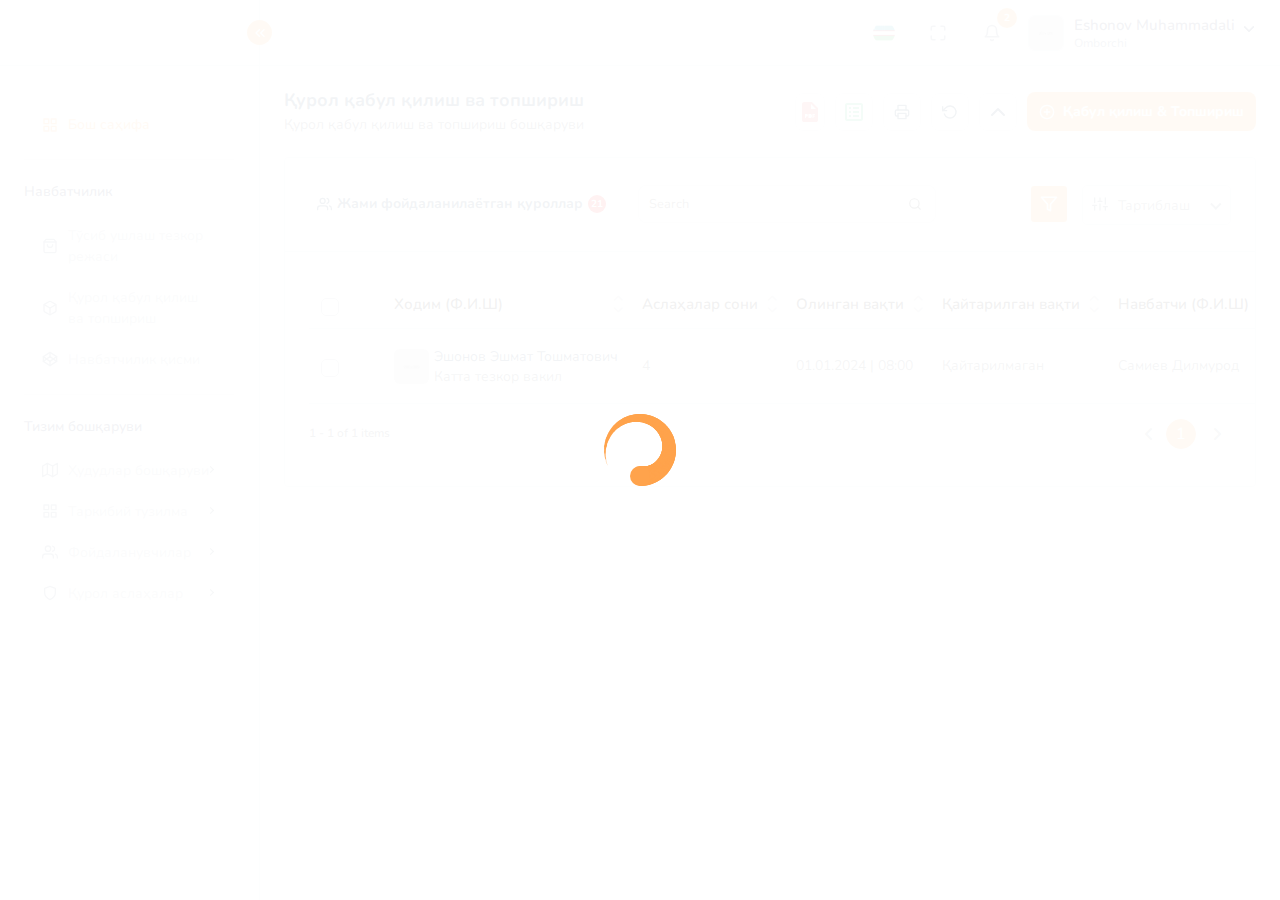
<file: weapon-activity.html>
<!DOCTYPE html>
<html lang="en">

	<head>
		<meta charset="utf-8">
		<meta name="viewport" content="width=device-width, initial-scale=1.0, user-scalable=0">
		<meta name="robots" content="noindex, nofollow">
		<title>Qurol qabul qilish topishirish</title>

		<!-- Favicon -->
		<link rel="shortcut icon" type="image/x-icon" href="assets/img/favicon.png">

		<!-- Bootstrap CSS -->
		<link rel="stylesheet" href="assets/css/bootstrap.min.css">

		<!-- animation CSS -->
		<link rel="stylesheet" href="assets/css/animate.css">

		<!-- Select2 CSS -->
		<link rel="stylesheet" href="assets/plugins/select2/css/select2.min.css">

		<!-- Summernote CSS -->
		<link rel="stylesheet" href="assets/plugins/summernote/summernote-bs4.min.css">

		<!-- Datetimepicker CSS -->
		<link rel="stylesheet" href="assets/css/bootstrap-datetimepicker.min.css">

		<!-- Datatable CSS -->
		<link rel="stylesheet" href="assets/css/dataTables.bootstrap5.min.css">

		<!-- Fontawesome CSS -->
		<link rel="stylesheet" href="assets/plugins/fontawesome/css/fontawesome.min.css">
		<link rel="stylesheet" href="assets/plugins/fontawesome/css/all.min.css">

		<!-- Main CSS -->
		<link rel="stylesheet" href="assets/css/style.css">

	</head>

	<body>

		<div id="global-loader">
			<div class="whirly-loader"> </div>
		</div>

		<!-- Main Wrapper -->
		<div class="main-wrapper">
			<!-- Header -->
			<div class="header">
				<!-- Logo -->
				<div class="header-left active">
					<a href="index.html" class="logo logo-white">
						<img src="assets/img/logo/logo-white.png" alt="">
					</a>
					<a href="index.html" class="logo-small">
						<img src="assets/img/logo/logo-small.png" alt="">
					</a>
					<a id="toggle_btn" href="javascript:void(0);">
						<i data-feather="chevrons-left" class="feather-16"></i>
					</a>
				</div>
				<!-- /Logo -->
			
				<a id="mobile_btn" class="mobile_btn" href="#sidebar">
					<span class="bar-icon">
						<span></span>
						<span></span>
						<span></span>
					</span>
				</a>
			
				<!-- Header Menu -->
				<ul class="nav user-menu">
			
					<!-- Flag -->
					<li class="nav-item dropdown has-arrow flag-nav nav-item-box">
						<a class="nav-link dropdown-toggle" data-bs-toggle="dropdown" href="javascript:void(0);" role="button">
							<img src="assets/img/flags/uz.png" alt="Language" class="img-fluid">
						</a>
						<div class="dropdown-menu dropdown-menu-right">
							<a href="javascript:void(0);" class="dropdown-item active">
								<img src="assets/img/flags/uz.png" alt="" height="16"> O'zbekcha
							</a>
							<a href="javascript:void(0);" class="dropdown-item">
								<img src="assets/img/flags/ru.png" alt="" height="16"> Russian
							</a>
							<a href="javascript:void(0);" class="dropdown-item">
								<img src="assets/img/flags/us.png" alt="" height="16"> English
							</a>
						</div>
					</li>
					<!-- /Flag -->
			
					<li class="nav-item nav-item-box">
						<a href="javascript:void(0);" id="btnFullscreen">
							<i data-feather="maximize"></i>
						</a>
					</li>
					<!-- Notifications -->
					<li class="nav-item dropdown nav-item-box">
						<a href="javascript:void(0);" class="dropdown-toggle nav-link" data-bs-toggle="dropdown">
							<i data-feather="bell"></i><span class="badge rounded-pill">2</span>
						</a>
						<div class="dropdown-menu notifications">
							<div class="topnav-dropdown-header">
								<span class="notification-title">Bildirishnomalar</span>
								<a href="javascript:void(0)" class="clear-noti"> Barchasini tozalash </a>
							</div>
							<div class="noti-content">
								<ul class="notification-list">
									<li class="notification-message">
										<a href="activities.html">
											<div class="media d-flex">
												<span class="avatar flex-shrink-0">
													<img alt="" src="assets/img/profiles/avatar-02.jpg">
												</span>
												<div class="media-body flex-grow-1">
													<p class="noti-details"><span class="noti-title">John Doe</span> yangi talabnoma yubordi <span class="noti-title">Loyiha boshqaruvi va texnologiya tranferi bo'limi</span></p>
													<p class="noti-time"><span class="notification-time">4 daqiqa avval</span></p>
												</div>
											</div>
										</a>
									</li>
								</ul>
							</div>
							<div class="topnav-dropdown-footer">
								<a href="activities.html">Barcha bildirishnomalar</a>
							</div>
						</div>
					</li>
					<!-- /Notifications -->
			
					<li class="nav-item dropdown has-arrow main-drop">
						<a href="javascript:void(0);" class="dropdown-toggle nav-link userset" data-bs-toggle="dropdown">
							<span class="user-info">
								<span class="user-letter">
									<img src="assets/img/profiles/avator1.jpg" alt="" class="img-fluid">
								</span>
								<span class="user-detail">
									<span class="user-name">Eshonov Muhammadali</span>
									<span class="user-role">Omborchi</span>
								</span>
							</span>
						</a>
						<div class="dropdown-menu menu-drop-user">
							<div class="profilename">
								<hr class="m-0">
								<a class="dropdown-item" href="profile.html"> <i class="me-2" data-feather="user"></i> Profil</a>
								<a class="dropdown-item" href="general-settings.html"><i class="me-2" data-feather="settings"></i>Profil sozlamlari</a>
								<hr class="m-0">
								<a class="dropdown-item logout pb-0" href="signin.html">
									<img src="assets/img/icons/log-out.svg" class="me-2" alt="img">Chiqish
								</a>
							</div>
						</div>
					</li>
				</ul>
				<!-- /Header Menu -->
			
				<!-- Mobile Menu -->
				<div class="dropdown mobile-user-menu">
					<a href="javascript:void(0);" class="nav-link dropdown-toggle" data-bs-toggle="dropdown" aria-expanded="false"><i class="fa fa-ellipsis-v"></i></a>
					<div class="dropdown-menu dropdown-menu-right">
						<a class="dropdown-item" href="profile.html">Profil</a>
						<a class="dropdown-item" href="general-settings.html">Profil sozlamalar</a>
						<a class="dropdown-item" href="signin.html">Chiqish</a>
					</div>
				</div>
				<!-- /Mobile Menu -->
			</div>
			<!-- /Header -->
			<!-- Sidebar -->
			<div class="sidebar" id="sidebar">
				<div class="sidebar-inner slimscroll">
					<div id="sidebar-menu" class="sidebar-menu">
						<ul>
							<li class="submenu-open">
								<h6 class="submenu-hdr"></h6>
								<ul>
									<li class="active"><a href="index.html"><i data-feather="grid"></i><span>Бош саҳифа</span></a></li>
								</ul>
							</li>
			
							<li class="submenu-open">
								<h6 class="submenu-hdr">Навбатчилик</h6>
								<ul>
									<li><a href="contracts.html"><i data-feather="shopping-bag"></i><span>Тўсиб ушлаш тезкор <br>режаси</span></a></li>
									<li><a href="product-list.html"><i data-feather="box"></i><span>Қурол қабул қилиш <br> ва топшириш</span></a></li>
									<li><a href="weapon-activity.html"><i data-feather="codepen"></i><span>Навбатчилик қисми</span></a></li>
								</ul>
							</li>
							<li class="submenu-open">
								<h6 class="submenu-hdr">Тизим бошқаруви</h6>
								<ul>
									<li class="submenu">
										<a href="javascript:void(0);"><i data-feather="map"></i><span>Ҳудудлар бошқаруви</span><span class="menu-arrow"></span></a>
										<ul>
											<li><a href="regions-list.html">Вилоятлар</a></li>
											<li><a href="districts-list.html">Туманлар</a></li>
										</ul>
									</li>
									<li class="submenu">
										<a href="javascript:void(0);"><i data-feather="grid"></i><span>Таркибий тузилма</span><span class="menu-arrow"></span></a>
										<ul>
											<li><a href="orgens-list.html">ИИБ/ИИВ лар рўйхати</a></li>
										</ul>
									</li>
									<li class="submenu">
										<a href="javascript:void(0);"><i data-feather="users"></i><span>Фойдаланувчилар</span><span class="menu-arrow"></span></a>
										<ul>
											<li><a href="roles-list.html">Лавозимлар рўйхати</a></li>
											<li><a href="positions-list.html">Унвонлар рўйхати</a></li>
											<li><a href="personnel-list.html">Ходим маълумотлари</a></li>
										</ul>
									</li>
									<li class="submenu">
										<a href="javascript:void(0);"><i data-feather="shield"></i><span>Қурол аслаҳалар</span><span class="menu-arrow"></span></a>
										<ul>
											<li><a href="weapon-types-list.html">Қурол аслаҳа турлари</a></li>
											<li><a href="weapons-list.html">Қурол аслаҳалар рўйхати</a></li>
											<li><a href="weapon-emp-list.html">Сейф рақами</a></li>
										</ul>
									</li>
									<!-- <li><a href="index.html"><i data-feather="users"></i><span>Ходимлар рўйхати</span></a></li> -->
								</ul>
							</li>
						</ul>
					</div>
				</div>
			</div>
			<!-- /Sidebar -->
			<div class="page-wrapper">
				<div class="content">
					<div class="page-header">
						<div class="add-item d-flex">
							<div class="page-title">
								<h4>Қурол қабул қилиш ва топшириш</h4>
								<h6>Қурол қабул қилиш ва топшириш бошқаруви</h6>
							</div>
						</div>
						<ul class="table-top-head">
							<li>
								<a data-bs-toggle="tooltip" data-bs-placement="top" title="Pdf"><img src="assets/img/icons/pdf.svg" alt="img"></a>
							</li>
							<li>
								<a data-bs-toggle="tooltip" data-bs-placement="top" title="Excel"><img src="assets/img/icons/excel.svg" alt="img"></a>
							</li>
							<li>
								<a data-bs-toggle="tooltip" data-bs-placement="top" title="Print"><i data-feather="printer" class="feather-rotate-ccw"></i></a>
							</li>
							<li>
								<a data-bs-toggle="tooltip" data-bs-placement="top" title="Refresh"><i data-feather="rotate-ccw" class="feather-rotate-ccw"></i></a>
							</li>
							<li>
								<a data-bs-toggle="tooltip" data-bs-placement="top" title="Collapse" id="collapse-header"><i data-feather="chevron-up" class="feather-chevron-up"></i></a>
							</li>
						</ul>
						<div class="page-btn">
							<a href="javascript:void(0);" class="btn btn-added" data-bs-toggle="modal" data-bs-target="#weapon-add"><i data-feather="plus-circle" class="me-2"></i>Қабул қилиш & Топшириш</a>
						</div>
					</div>
					<!-- /product list -->
					<div class="card table-list-card">
						<div class="card-body pb-0">
							<div class="table-top table-top-two table-top-new">

								<div class="search-set mb-0">
									<div class="total-employees">
										<h6><i data-feather="users" class="feather-user"></i>Жами фойдаланилаётган қуроллар <span>21</span></h6>
									</div>
									<div class="search-input">
										<a href="" class="btn btn-searchset"><i data-feather="search" class="feather-search"></i></a>
									</div>

								</div>
								<div class="search-path d-flex align-items-center search-path-new">
									<div class="d-flex">
										<a class="btn btn-filter" id="filter_search">
											<i data-feather="filter" class="filter-icon"></i>
											<span><img src="assets/img/icons/closes.svg" alt="img"></span>
										</a>
									</div>
									<div class="form-sort">
										<i data-feather="sliders" class="info-img"></i>
										<select class="select">
											<option>Тартиблаш</option>
											<option>Вақт бўйича</option>
											<option>Ҳолати бўйича</option>
										</select>
									</div>
								</div>

							</div>
							<!-- /Filter -->
							<div class="card" id="filter_inputs">
								<div class="card-body pb-0">
									<div class="row">
										<div class="col-lg-3 col-sm-6 col-12">
											<div class="input-blocks">
												<i data-feather="user" class="info-img"></i>
												<select class="select">
													<option>Ходимни танланг</option>
													<option>Ходим 1</option>
													<option>Ходим 2</option>
												</select>
											</div>
										</div>
										<div class="col-lg-3 col-sm-6 col-12">
											<div class="input-blocks">
												<i data-feather="stop-circle" class="info-img"></i>
												<select class="select">
													<option>Ҳолатини танланг</option>
													<option>Доимий фойдаланишда</option>
													<option>Қайтарилган</option>
													<option>Топширилган</option>
												</select>
											</div>
										</div>
										<div class="col-lg-3 col-sm-6 col-12 ms-auto">
											<div class="input-blocks">
												<a class="btn btn-filters ms-auto"> <i data-feather="search" class="feather-search"></i> Излаш </a>
											</div>
										</div>
									</div>
								</div>
							</div>
							<!-- /Filter -->
							<div class="table-responsive">
								<table class="table  datanew">
									<thead>
										<tr>
											<th class="no-sort">
												<label class="checkboxs">
													<input type="checkbox" id="select-all">
													<span class="checkmarks"></span>
												</label>
											</th>
											<th>Ходим (Ф.И.Ш)</th>
											<th>Аслаҳалар сони</th>
											<th>Олинган вақти</th>
											<th>Қайтарилган вақти</th>
											<th>Навбатчи (Ф.И.Ш)</th>
											<th>Ҳолати</th>
											<th class="no-sort"></th>
										</tr>
									</thead>
									<tbody>
										<tr>
											<td>
												<label class="checkboxs">
													<input type="checkbox">
													<span class="checkmarks"></span>
												</label>
											</td>
											<td>
												<div class="userimgname">
													<a href="javascript:void(0);" class="product-img">
														<img src="assets/img/users/user-01.jpg" alt="product">
													</a>
													<div>
														<a href="javascript:void(0);">Эшонов Эшмат Тошматович</a>
														<span class="emp-team">Катта тезкор вакил</span>
													</div>

												</div>
											</td>
											<td>
												4
											</td>
											<td>
												01.01.2024 | 08:00
											</td>
											<td>Қайтарилмаган</td>
											<td>
												Самиев Дилмурод
											</td>
											<td><span class="badge badge-linesuccess">Доимий фойдаланишда</span></td>
											<td class="action-table-data">
												<div class="edit-delete-action">
													<a class="me-2 p-2" href="#">
														<i data-feather="eye" class="feather-eye"></i>
													</a>
													<a class="me-2 p-2" href="edit-employee.html">
														<i data-feather="edit" class="feather-edit"></i>
													</a>
													<a class="confirm-text p-2" href="javascript:void(0);">
														<i data-feather="trash-2" class="feather-trash-2"></i>
													</a>
												</div>

											</td>
										</tr>
									</tbody>
								</table>
							</div>
						</div>
					</div>
					<!-- /product list -->

				</div>
			</div>
		</div>
		<!-- /Main Wrapper -->

		<!-- Weapon add -->
		<div class="modal fade" id="weapon-add">
			<div class="modal-dialog modal-dialog-centered stock-adjust-modal">
				<div class="modal-content">
					<div class="page-wrapper-new p-0">
						<div class="content">
							<div class="modal-header border-0 custom-modal-header">
								<div class="page-title">
									<h4>Қабул қилиш & Топшириш</h4>
								</div>
								<button type="button" class="close" data-bs-dismiss="modal" aria-label="Close">
									<span aria-hidden="true">&times;</span>
								</button>
							</div>
							<div class="modal-body custom-modal-body">
								<div class="row">
									<div class="col-sm-4">
										<select class="select2 form-control" id="select2-placeholder-single">
											<option value="st-1" selected>Ходимни танланг</option>
											<option value="st-2">Georgia</option>
											<option value="st-3">California</option>
											<option value="st-4">Washington D.C</option>
											<option value="st-5">Virginia</option>
										</select>
										<div class="barcode-scanner-link text-center">
											<div class="barscaner-img">
												<img src="./assets/img/face/face-detection.png" alt="Barcode" class="img-fluid">
											</div>
											<p>Юзингизни камерага тоғирланг </p>
										</div>
									</div>
									<div class="col-sm-8 col-md-8 col-lg-8 col-12">
										<div class="card">
											<div class="card-body">
												<div class="productdetails">
													<ul class="product-bar">
														<li>
															<h4>Ходим (Ф. И. Ш)</h4>
															<h6>Эшонов Эшмат Тошматович </h6>
														</li>
														<li>
															<h4>Қурол аслаҳалар</h4>
															<h6>AK-74 (SER-1234567) <br> AK-47 (SER-1234567) </h6>
														</li>
														<li>
															<h4>Олинган вақти</h4>
															<h6>01.01.2024 | 11:00 </h6>
														</li>
														<li>
															<h4>Топширилган</h4>
															<h6>01.01.2024 | 19:00 </h6>
														</li>
														<li>
															<select class="select">
																<option>Берилиш муддатини танланг</option>
																<option>8 соат</option>
																<option>12 соат</option>
																<option>24 соат</option>
																<option>Доимий</option>
															</select>
														</li>
													</ul>
												</div>
											</div>
										</div>
									</div>
								</div>

								<div class="modal-footer-btn">
									<button type="button" class="btn btn-cancel me-2" data-bs-dismiss="modal">Бекор қилиш</button>
									<button type="submit" class="btn btn-submit">Қабул қилиш & Топшириш</button>
								</div>
							</div>


						</div>
					</div>
				</div>
			</div>
		</div>
		<!-- /Weapon add -->

		<!-- jQuery -->
		<script src="assets/js/jquery-3.7.1.min.js"></script>

		<!-- Feather Icon JS -->
		<script src="assets/js/feather.min.js"></script>

		<!-- Slimscroll JS -->
		<script src="assets/js/jquery.slimscroll.min.js"></script>

		<!-- Datatable JS -->
		<script src="assets/js/jquery.dataTables.min.js"></script>
		<script src="assets/js/dataTables.bootstrap5.min.js"></script>

		<!-- Bootstrap Core JS -->
		<script src="assets/js/bootstrap.bundle.min.js"></script>

		<!-- Datetimepicker JS -->
		<script src="assets/js/moment.min.js"></script>
		<script src="assets/js/bootstrap-datetimepicker.min.js"></script>

		<!-- Summernote JS -->
		<script src="assets/plugins/summernote/summernote-bs4.min.js"></script>

		<!-- Select2 JS -->
		<script src="assets/plugins/select2/js/select2.min.js"></script>

		<!-- Sweetalert 2 -->
		<script src="assets/plugins/sweetalert/sweetalert2.all.min.js"></script>
		<script src="assets/plugins/sweetalert/sweetalerts.min.js"></script>

		<!-- Custom JS -->
		<script src="assets/js/theme-script.js"></script>
		<script src="assets/js/script.js"></script>
		<script src="assets/js/custom-select2.js"></script>


	</body>

</html>
</file>
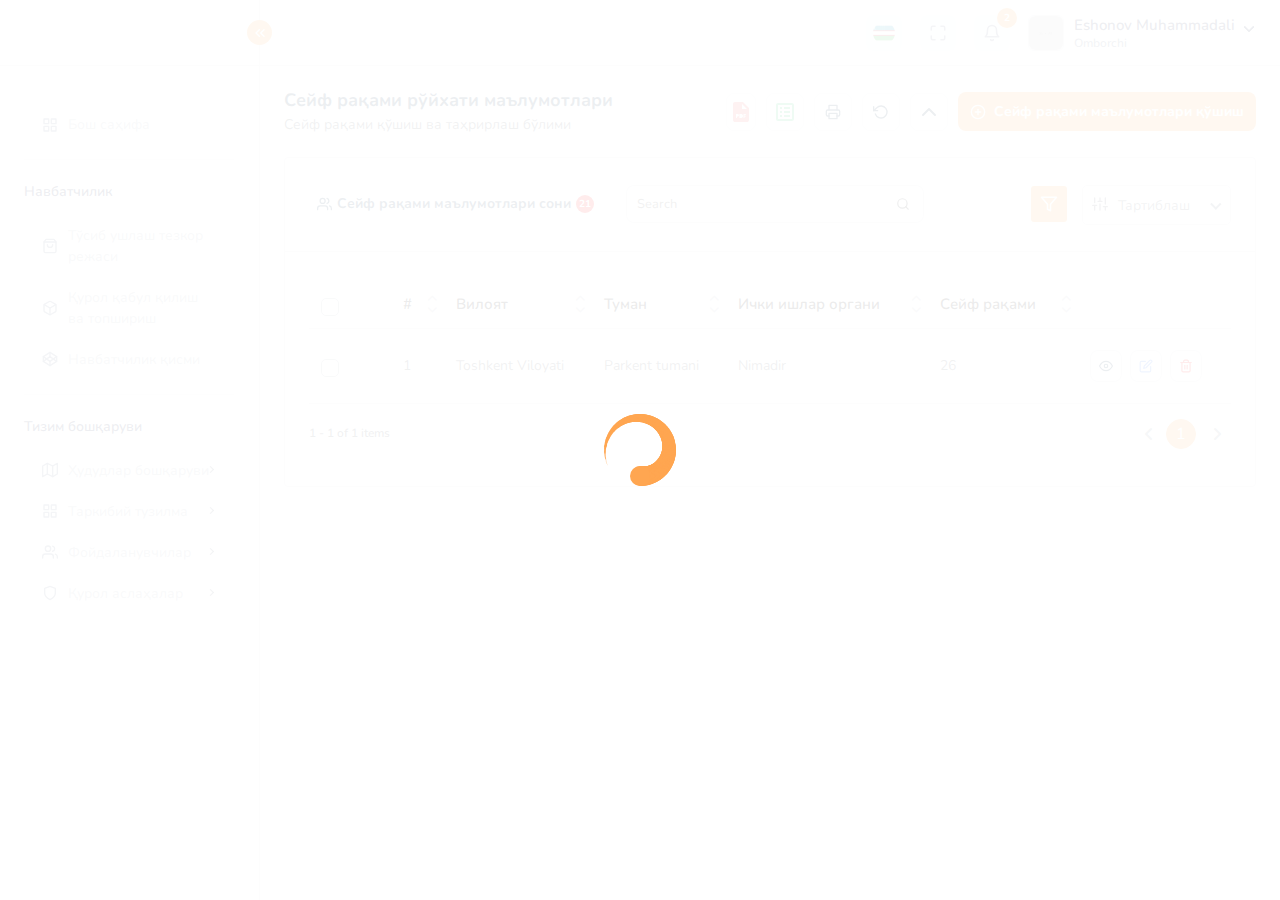
<file: weapon-emp-list.html>
<!DOCTYPE html>
<html lang="en">

	<head>
		<meta charset="utf-8">
		<meta name="viewport" content="width=device-width, initial-scale=1.0, user-scalable=0">
		<meta name="robots" content="noindex, nofollow">
		<title>Qurol qabul qilish topishirish</title>

		<!-- Favicon -->
		<link rel="shortcut icon" type="image/x-icon" href="assets/img/favicon.png">

		<!-- Bootstrap CSS -->
		<link rel="stylesheet" href="assets/css/bootstrap.min.css">

		<!-- animation CSS -->
		<link rel="stylesheet" href="assets/css/animate.css">

		<!-- Select2 CSS -->
		<link rel="stylesheet" href="assets/plugins/select2/css/select2.min.css">

		<!-- Summernote CSS -->
		<link rel="stylesheet" href="assets/plugins/summernote/summernote-bs4.min.css">

		<!-- Datetimepicker CSS -->
		<link rel="stylesheet" href="assets/css/bootstrap-datetimepicker.min.css">

		<!-- Datatable CSS -->
		<link rel="stylesheet" href="assets/css/dataTables.bootstrap5.min.css">

		<!-- Fontawesome CSS -->
		<link rel="stylesheet" href="assets/plugins/fontawesome/css/fontawesome.min.css">
		<link rel="stylesheet" href="assets/plugins/fontawesome/css/all.min.css">

		<!-- Main CSS -->
		<link rel="stylesheet" href="assets/css/style.css">

	</head>

	<body>

		<div id="global-loader">
			<div class="whirly-loader"> </div>
		</div>

		<!-- Main Wrapper -->
		<div class="main-wrapper">
			<!-- Header -->
			<div class="header">
				<!-- Logo -->
				<div class="header-left active">
					<a href="index.html" class="logo logo-white">
						<img src="assets/img/logo/logo-white.png" alt="">
					</a>
					<a href="index.html" class="logo-small">
						<img src="assets/img/logo/logo-small.png" alt="">
					</a>
					<a id="toggle_btn" href="javascript:void(0);">
						<i data-feather="chevrons-left" class="feather-16"></i>
					</a>
				</div>
				<!-- /Logo -->
			
				<a id="mobile_btn" class="mobile_btn" href="#sidebar">
					<span class="bar-icon">
						<span></span>
						<span></span>
						<span></span>
					</span>
				</a>
			
				<!-- Header Menu -->
				<ul class="nav user-menu">
			
					<!-- Flag -->
					<li class="nav-item dropdown has-arrow flag-nav nav-item-box">
						<a class="nav-link dropdown-toggle" data-bs-toggle="dropdown" href="javascript:void(0);" role="button">
							<img src="assets/img/flags/uz.png" alt="Language" class="img-fluid">
						</a>
						<div class="dropdown-menu dropdown-menu-right">
							<a href="javascript:void(0);" class="dropdown-item active">
								<img src="assets/img/flags/uz.png" alt="" height="16"> O'zbekcha
							</a>
							<a href="javascript:void(0);" class="dropdown-item">
								<img src="assets/img/flags/ru.png" alt="" height="16"> Russian
							</a>
							<a href="javascript:void(0);" class="dropdown-item">
								<img src="assets/img/flags/us.png" alt="" height="16"> English
							</a>
						</div>
					</li>
					<!-- /Flag -->
			
					<li class="nav-item nav-item-box">
						<a href="javascript:void(0);" id="btnFullscreen">
							<i data-feather="maximize"></i>
						</a>
					</li>
					<!-- Notifications -->
					<li class="nav-item dropdown nav-item-box">
						<a href="javascript:void(0);" class="dropdown-toggle nav-link" data-bs-toggle="dropdown">
							<i data-feather="bell"></i><span class="badge rounded-pill">2</span>
						</a>
						<div class="dropdown-menu notifications">
							<div class="topnav-dropdown-header">
								<span class="notification-title">Bildirishnomalar</span>
								<a href="javascript:void(0)" class="clear-noti"> Barchasini tozalash </a>
							</div>
							<div class="noti-content">
								<ul class="notification-list">
									<li class="notification-message">
										<a href="activities.html">
											<div class="media d-flex">
												<span class="avatar flex-shrink-0">
													<img alt="" src="assets/img/profiles/avatar-02.jpg">
												</span>
												<div class="media-body flex-grow-1">
													<p class="noti-details"><span class="noti-title">John Doe</span> yangi talabnoma yubordi <span class="noti-title">Loyiha boshqaruvi va texnologiya tranferi bo'limi</span></p>
													<p class="noti-time"><span class="notification-time">4 daqiqa avval</span></p>
												</div>
											</div>
										</a>
									</li>
								</ul>
							</div>
							<div class="topnav-dropdown-footer">
								<a href="activities.html">Barcha bildirishnomalar</a>
							</div>
						</div>
					</li>
					<!-- /Notifications -->
			
					<li class="nav-item dropdown has-arrow main-drop">
						<a href="javascript:void(0);" class="dropdown-toggle nav-link userset" data-bs-toggle="dropdown">
							<span class="user-info">
								<span class="user-letter">
									<img src="assets/img/profiles/avator1.jpg" alt="" class="img-fluid">
								</span>
								<span class="user-detail">
									<span class="user-name">Eshonov Muhammadali</span>
									<span class="user-role">Omborchi</span>
								</span>
							</span>
						</a>
						<div class="dropdown-menu menu-drop-user">
							<div class="profilename">
								<hr class="m-0">
								<a class="dropdown-item" href="profile.html"> <i class="me-2" data-feather="user"></i> Profil</a>
								<a class="dropdown-item" href="general-settings.html"><i class="me-2" data-feather="settings"></i>Profil sozlamlari</a>
								<hr class="m-0">
								<a class="dropdown-item logout pb-0" href="signin.html">
									<img src="assets/img/icons/log-out.svg" class="me-2" alt="img">Chiqish
								</a>
							</div>
						</div>
					</li>
				</ul>
				<!-- /Header Menu -->
			
				<!-- Mobile Menu -->
				<div class="dropdown mobile-user-menu">
					<a href="javascript:void(0);" class="nav-link dropdown-toggle" data-bs-toggle="dropdown" aria-expanded="false"><i class="fa fa-ellipsis-v"></i></a>
					<div class="dropdown-menu dropdown-menu-right">
						<a class="dropdown-item" href="profile.html">Profil</a>
						<a class="dropdown-item" href="general-settings.html">Profil sozlamalar</a>
						<a class="dropdown-item" href="signin.html">Chiqish</a>
					</div>
				</div>
				<!-- /Mobile Menu -->
			</div>
			<!-- /Header -->
			<!-- Sidebar -->
			<div class="sidebar" id="sidebar">
				<div class="sidebar-inner slimscroll">
					<div id="sidebar-menu" class="sidebar-menu">
						<ul>
							<li class="submenu-open">
								<h6 class="submenu-hdr"></h6>
								<ul>
									<li><a href="index.html"><i data-feather="grid"></i><span>Бош саҳифа</span></a></li>
								</ul>
							</li>
			
							<li class="submenu-open">
								<h6 class="submenu-hdr">Навбатчилик</h6>
								<ul>
									<li><a href="contracts.html"><i data-feather="shopping-bag"></i><span>Тўсиб ушлаш тезкор <br>режаси</span></a></li>
									<li><a href="product-list.html"><i data-feather="box"></i><span>Қурол қабул қилиш <br> ва топшириш</span></a></li>
									<li><a href="weapon-activity.html"><i data-feather="codepen"></i><span>Навбатчилик қисми</span></a></li>
								</ul>
							</li>
							<li class="submenu-open">
								<h6 class="submenu-hdr">Тизим бошқаруви</h6>
								<ul>
									<li class="submenu">
										<a href="javascript:void(0);"><i data-feather="map"></i><span>Ҳудудлар бошқаруви</span><span class="menu-arrow"></span></a>
										<ul>
											<li><a href="regions-list.html">Вилоятлар</a></li>
											<li><a href="districts-list.html">Туманлар</a></li>
										</ul>
									</li>
									<li class="submenu">
										<a href="javascript:void(0);"><i data-feather="grid"></i><span>Таркибий тузилма</span><span class="menu-arrow"></span></a>
										<ul>
											<li><a href="orgens-list.html">ИИБ/ИИВ лар рўйхати</a></li>
										</ul>
									</li>
									<li class="submenu">
										<a href="javascript:void(0);"><i data-feather="users"></i><span>Фойдаланувчилар</span><span class="menu-arrow"></span></a>
										<ul>
											<li><a href="roles-list.html">Лавозимлар рўйхати</a></li>
											<li><a href="positions-list.html">Унвонлар рўйхати</a></li>
											<li><a href="personnel-list.html">Ходим маълумотлари</a></li>
										</ul>
									</li>
									<li class="submenu">
										<a href="javascript:void(0);"><i data-feather="shield"></i><span>Қурол аслаҳалар</span><span class="menu-arrow"></span></a>
										<ul>
											<li><a href="weapon-types-list.html">Қурол аслаҳа турлари</a></li>
											<li><a href="weapons-list.html">Қурол аслаҳалар рўйхати</a></li>
											<li><a href="weapon-emp-list.html">Сейф рақами</a></li>
										</ul>
									</li>
									<!-- <li><a href="index.html"><i data-feather="users"></i><span>Ходимлар рўйхати</span></a></li> -->
								</ul>
							</li>
						</ul>
					</div>
				</div>
			</div>
			<!-- /Sidebar -->
			<div class="page-wrapper">
				<div class="content">
					<div class="page-header">
						<div class="add-item d-flex">
							<div class="page-title">
								<h4>Сейф рақами рўйхати маълумотлари </h4>
								<h6>Сейф рақами қўшиш ва таҳрирлаш бўлими</h6>
							</div>
						</div>
						<ul class="table-top-head">
							<li>
								<a data-bs-toggle="tooltip" data-bs-placement="top" title="Pdf"><img src="assets/img/icons/pdf.svg" alt="img"></a>
							</li>
							<li>
								<a data-bs-toggle="tooltip" data-bs-placement="top" title="Excel"><img src="assets/img/icons/excel.svg" alt="img"></a>
							</li>
							<li>
								<a data-bs-toggle="tooltip" data-bs-placement="top" title="Print"><i data-feather="printer" class="feather-rotate-ccw"></i></a>
							</li>
							<li>
								<a data-bs-toggle="tooltip" data-bs-placement="top" title="Refresh"><i data-feather="rotate-ccw" class="feather-rotate-ccw"></i></a>
							</li>
							<li>
								<a data-bs-toggle="tooltip" data-bs-placement="top" title="Collapse" id="collapse-header"><i data-feather="chevron-up" class="feather-chevron-up"></i></a>
							</li>
						</ul>
						<div class="page-btn">
							<a href="javascript:void(0);" class="btn btn-added" data-bs-toggle="modal" data-bs-target="#region-add"><i data-feather="plus-circle" class="me-2"></i>Сейф рақами маълумотлари қўшиш</a>
						</div>
					</div>
					<!-- /product list -->
					<div class="card table-list-card">
						<div class="card-body pb-0">
							<div class="table-top table-top-two table-top-new">

								<div class="search-set mb-0">
									<div class="total-employees">
										<h6><i data-feather="users" class="feather-user"></i>Сейф рақами маълумотлари сони <span>21</span></h6>
									</div>
									<div class="search-input">
										<a href="" class="btn btn-searchset"><i data-feather="search" class="feather-search"></i></a>
									</div>

								</div>
								<div class="search-path d-flex align-items-center search-path-new">
									<div class="d-flex">
										<a class="btn btn-filter" id="filter_search">
											<i data-feather="filter" class="filter-icon"></i>
											<span><img src="assets/img/icons/closes.svg" alt="img"></span>
										</a>
									</div>
									<div class="form-sort">
										<i data-feather="sliders" class="info-img"></i>
										<select class="select">
											<option>Тартиблаш</option>
											<option>Вақт бўйича</option>
											<option>Ҳолати бўйича</option>
										</select>
									</div>
								</div>

							</div>
							<!-- /Filter -->
							<div class="card" id="filter_inputs">
								<div class="card-body pb-0">
									<div class="row">
										<div class="col-lg-3 col-sm-6 col-12">
											<div class="input-blocks">
												<i data-feather="user" class="info-img"></i>
												<select class="select">
													<option>Ходимни танланг</option>
													<option>Ходим 1</option>
													<option>Ходим 2</option>
												</select>
											</div>
										</div>
										<div class="col-lg-3 col-sm-6 col-12">
											<div class="input-blocks">
												<i data-feather="stop-circle" class="info-img"></i>
												<select class="form-select form-select-lg mb-3">
													<option>Ҳолатини танланг</option>
													<option>Доимий фойдаланишда</option>
													<option>Қайтарилган</option>
													<option>Топширилган</option>
												</select>
											</div>
										</div>
										<div class="col-lg-3 col-sm-6 col-12 ms-auto">
											<div class="input-blocks">
												<a class="btn btn-filters ms-auto"> <i data-feather="search" class="feather-search"></i> Излаш </a>
											</div>
										</div>
									</div>
								</div>
							</div>
							<!-- /Filter -->
							<div class="table-responsive">
								<table class="table  datanew">
									<thead>
										<tr>
											<th class="no-sort">
												<label class="checkboxs">
													<input type="checkbox" id="select-all">
													<span class="checkmarks"></span>
												</label>
											</th>
											<th>#</th>
											<th>Вилоят</th>
											<th>Туман</th>
											<th>Ички ишлар органи</th>
                                            <th>Сейф рақами</th>
											<th class="no-sort"></th>
										</tr>
									</thead>
									<tbody>
										<tr>
											<td>
												<label class="checkboxs">
													<input type="checkbox">
													<span class="checkmarks"></span>
												</label>
											</td>
											<td>1</td>
											<td>
												Toshkent Viloyati
											</td>
											<td>
                                                Parkent tumani
											</td>
											<td>
												Nimadir
											</td>
                                            
											<td>26</td>
											<td class="action-table-data">
												<div class="edit-delete-action">
													<a class="me-2 p-2" href="#">
														<i data-feather="eye" class="feather-eye"></i>
													</a>
													<a class="me-2 p-2" href="edit-employee.html">
														<i data-feather="edit" class="feather-edit"></i>
													</a>
													<a class="confirm-text p-2" href="javascript:void(0);">
														<i data-feather="trash-2" class="feather-trash-2"></i>
													</a>
												</div>

											</td>
										</tr>
									</tbody>
								</table>
							</div>
						</div>
					</div>
					<!-- /product list -->

				</div>
			</div>
		</div>
		<!-- /Main Wrapper -->

		<!-- Data add modal -->
		<div class="modal fade" id="region-add">
			<div class="modal-dialog modal-dialog-centered custom-modal-two">
				<div class="modal-content">
					<div class="page-wrapper-new p-0">
						<div class="content">
							<div class="modal-header border-0 custom-modal-header">
								<div class="page-title">
									<h4>Сейф рақами маълумотлари қўшиш</h4>
								</div>
								<button type="button" class="close" data-bs-dismiss="modal" aria-label="Close">
									<span aria-hidden="true">&times;</span>
								</button>
							</div>
							<div class="modal-body custom-modal-body">
								<form action="regions-list.html">
									
									<div class="mb-3">
										<label class="form-label">Сейф рақами маълумотлари номи (O'z)</label>
										<input type="text" class="form-control">
									</div>
									<div class="mb-3">
										<label class="form-label">Сейф рақами маълумотлари номи (Ўз)</label>
										<input type="text" class="form-control">
									</div>
									<div class="mb-3">
										<label class="form-label">Сейф рақами маълумотлари номи (Ру)</label>
										<input type="text" class="form-control">
									</div>
									<div class="mb-0">
										<div class="status-toggle modal-status d-flex justify-content-between align-items-center">
											<span class="status-label">Ҳолати</span>
											<input type="checkbox" id="user2" class="check" checked="">
											<label for="user2" class="checktoggle"></label>
										</div>
									</div>
									<div class="modal-footer-btn">
										<button type="button" class="btn btn-cancel me-2" data-bs-dismiss="modal">Бекор қилиш</button>
										<button type="submit" class="btn btn-submit">Маълумотларни сақлаш</button>
									</div>
								</form>
							</div>
						</div>
					</div>
				</div>
			</div>
		</div>
		<!-- /Data add modal -->

		<!-- jQuery -->
		<script src="assets/js/jquery-3.7.1.min.js"></script>

		<!-- Feather Icon JS -->
		<script src="assets/js/feather.min.js"></script>

		<!-- Slimscroll JS -->
		<script src="assets/js/jquery.slimscroll.min.js"></script>

		<!-- Datatable JS -->
		<script src="assets/js/jquery.dataTables.min.js"></script>
		<script src="assets/js/dataTables.bootstrap5.min.js"></script>

		<!-- Bootstrap Core JS -->
		<script src="assets/js/bootstrap.bundle.min.js"></script>

		<!-- Datetimepicker JS -->
		<script src="assets/js/moment.min.js"></script>
		<script src="assets/js/bootstrap-datetimepicker.min.js"></script>

		<!-- Summernote JS -->
		<script src="assets/plugins/summernote/summernote-bs4.min.js"></script>

		<!-- Select2 JS -->
		<script src="assets/plugins/select2/js/select2.min.js"></script>

		<!-- Sweetalert 2 -->
		<script src="assets/plugins/sweetalert/sweetalert2.all.min.js"></script>
		<script src="assets/plugins/sweetalert/sweetalerts.min.js"></script>

		<!-- Custom JS -->
		<script src="assets/js/theme-script.js"></script>
		<script src="assets/js/script.js"></script>
		<script src="assets/js/custom-select2.js"></script>


	</body>

</html>
</file>
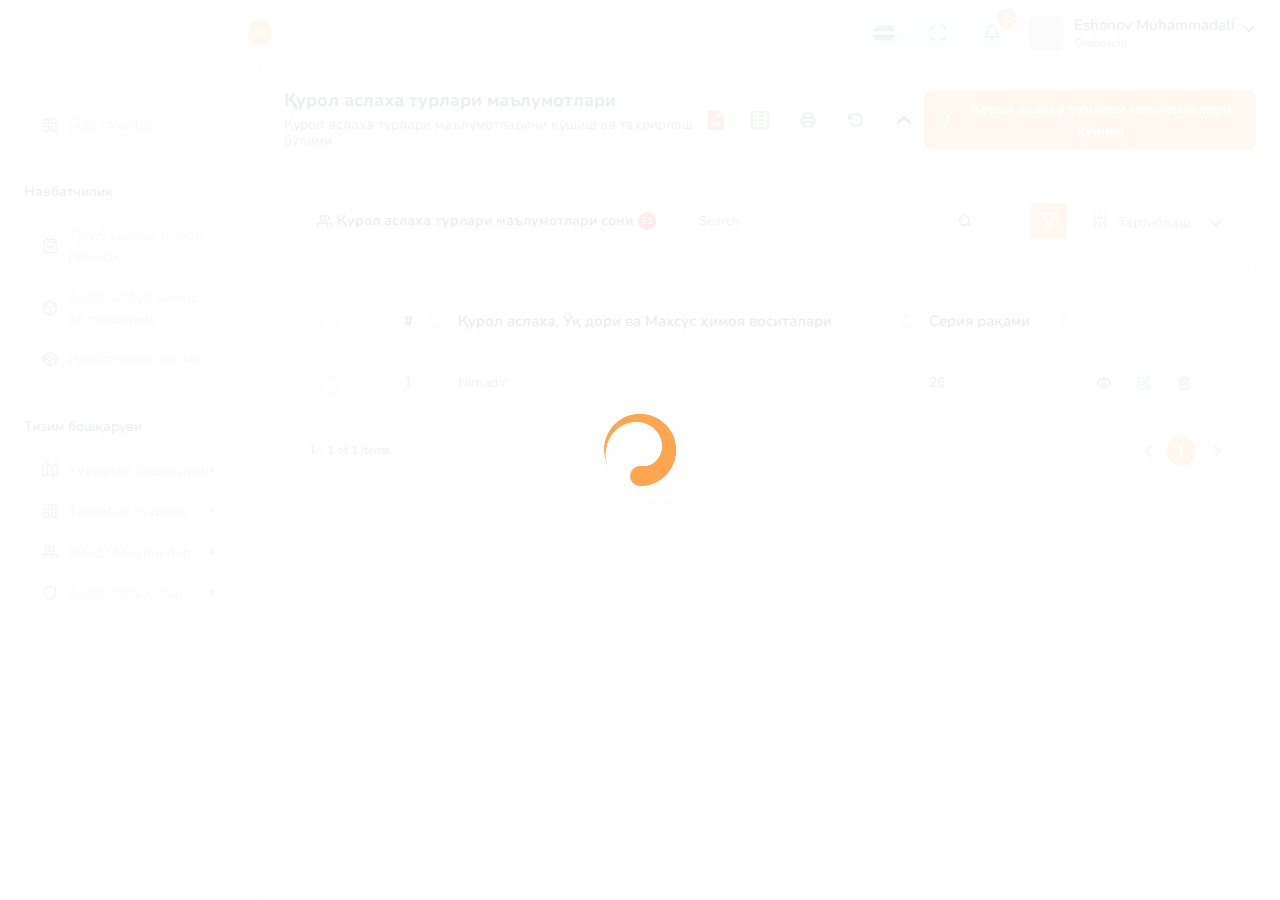
<file: weapon-types-list.html>
<!DOCTYPE html>
<html lang="en">

	<head>
		<meta charset="utf-8">
		<meta name="viewport" content="width=device-width, initial-scale=1.0, user-scalable=0">
		<meta name="robots" content="noindex, nofollow">
		<title>Qurol qabul qilish topishirish</title>

		<!-- Favicon -->
		<link rel="shortcut icon" type="image/x-icon" href="assets/img/favicon.png">

		<!-- Bootstrap CSS -->
		<link rel="stylesheet" href="assets/css/bootstrap.min.css">

		<!-- animation CSS -->
		<link rel="stylesheet" href="assets/css/animate.css">

		<!-- Select2 CSS -->
		<link rel="stylesheet" href="assets/plugins/select2/css/select2.min.css">

		<!-- Summernote CSS -->
		<link rel="stylesheet" href="assets/plugins/summernote/summernote-bs4.min.css">

		<!-- Datetimepicker CSS -->
		<link rel="stylesheet" href="assets/css/bootstrap-datetimepicker.min.css">

		<!-- Datatable CSS -->
		<link rel="stylesheet" href="assets/css/dataTables.bootstrap5.min.css">

		<!-- Fontawesome CSS -->
		<link rel="stylesheet" href="assets/plugins/fontawesome/css/fontawesome.min.css">
		<link rel="stylesheet" href="assets/plugins/fontawesome/css/all.min.css">

		<!-- Main CSS -->
		<link rel="stylesheet" href="assets/css/style.css">

	</head>

	<body>

		<div id="global-loader">
			<div class="whirly-loader"> </div>
		</div>

		<!-- Main Wrapper -->
		<div class="main-wrapper">
			<!-- Header -->
			<div class="header">
				<!-- Logo -->
				<div class="header-left active">
					<a href="index.html" class="logo logo-white">
						<img src="assets/img/logo/logo-white.png" alt="">
					</a>
					<a href="index.html" class="logo-small">
						<img src="assets/img/logo/logo-small.png" alt="">
					</a>
					<a id="toggle_btn" href="javascript:void(0);">
						<i data-feather="chevrons-left" class="feather-16"></i>
					</a>
				</div>
				<!-- /Logo -->
			
				<a id="mobile_btn" class="mobile_btn" href="#sidebar">
					<span class="bar-icon">
						<span></span>
						<span></span>
						<span></span>
					</span>
				</a>
			
				<!-- Header Menu -->
				<ul class="nav user-menu">
			
					<!-- Flag -->
					<li class="nav-item dropdown has-arrow flag-nav nav-item-box">
						<a class="nav-link dropdown-toggle" data-bs-toggle="dropdown" href="javascript:void(0);" role="button">
							<img src="assets/img/flags/uz.png" alt="Language" class="img-fluid">
						</a>
						<div class="dropdown-menu dropdown-menu-right">
							<a href="javascript:void(0);" class="dropdown-item active">
								<img src="assets/img/flags/uz.png" alt="" height="16"> O'zbekcha
							</a>
							<a href="javascript:void(0);" class="dropdown-item">
								<img src="assets/img/flags/ru.png" alt="" height="16"> Russian
							</a>
							<a href="javascript:void(0);" class="dropdown-item">
								<img src="assets/img/flags/us.png" alt="" height="16"> English
							</a>
						</div>
					</li>
					<!-- /Flag -->
			
					<li class="nav-item nav-item-box">
						<a href="javascript:void(0);" id="btnFullscreen">
							<i data-feather="maximize"></i>
						</a>
					</li>
					<!-- Notifications -->
					<li class="nav-item dropdown nav-item-box">
						<a href="javascript:void(0);" class="dropdown-toggle nav-link" data-bs-toggle="dropdown">
							<i data-feather="bell"></i><span class="badge rounded-pill">2</span>
						</a>
						<div class="dropdown-menu notifications">
							<div class="topnav-dropdown-header">
								<span class="notification-title">Bildirishnomalar</span>
								<a href="javascript:void(0)" class="clear-noti"> Barchasini tozalash </a>
							</div>
							<div class="noti-content">
								<ul class="notification-list">
									<li class="notification-message">
										<a href="activities.html">
											<div class="media d-flex">
												<span class="avatar flex-shrink-0">
													<img alt="" src="assets/img/profiles/avatar-02.jpg">
												</span>
												<div class="media-body flex-grow-1">
													<p class="noti-details"><span class="noti-title">John Doe</span> yangi talabnoma yubordi <span class="noti-title">Loyiha boshqaruvi va texnologiya tranferi bo'limi</span></p>
													<p class="noti-time"><span class="notification-time">4 daqiqa avval</span></p>
												</div>
											</div>
										</a>
									</li>
								</ul>
							</div>
							<div class="topnav-dropdown-footer">
								<a href="activities.html">Barcha bildirishnomalar</a>
							</div>
						</div>
					</li>
					<!-- /Notifications -->
			
					<li class="nav-item dropdown has-arrow main-drop">
						<a href="javascript:void(0);" class="dropdown-toggle nav-link userset" data-bs-toggle="dropdown">
							<span class="user-info">
								<span class="user-letter">
									<img src="assets/img/profiles/avator1.jpg" alt="" class="img-fluid">
								</span>
								<span class="user-detail">
									<span class="user-name">Eshonov Muhammadali</span>
									<span class="user-role">Omborchi</span>
								</span>
							</span>
						</a>
						<div class="dropdown-menu menu-drop-user">
							<div class="profilename">
								<hr class="m-0">
								<a class="dropdown-item" href="profile.html"> <i class="me-2" data-feather="user"></i> Profil</a>
								<a class="dropdown-item" href="general-settings.html"><i class="me-2" data-feather="settings"></i>Profil sozlamlari</a>
								<hr class="m-0">
								<a class="dropdown-item logout pb-0" href="signin.html">
									<img src="assets/img/icons/log-out.svg" class="me-2" alt="img">Chiqish
								</a>
							</div>
						</div>
					</li>
				</ul>
				<!-- /Header Menu -->
			
				<!-- Mobile Menu -->
				<div class="dropdown mobile-user-menu">
					<a href="javascript:void(0);" class="nav-link dropdown-toggle" data-bs-toggle="dropdown" aria-expanded="false"><i class="fa fa-ellipsis-v"></i></a>
					<div class="dropdown-menu dropdown-menu-right">
						<a class="dropdown-item" href="profile.html">Profil</a>
						<a class="dropdown-item" href="general-settings.html">Profil sozlamalar</a>
						<a class="dropdown-item" href="signin.html">Chiqish</a>
					</div>
				</div>
				<!-- /Mobile Menu -->
			</div>
			<!-- /Header -->
			<!-- Sidebar -->
			<div class="sidebar" id="sidebar">
				<div class="sidebar-inner slimscroll">
					<div id="sidebar-menu" class="sidebar-menu">
						<ul>
							<li class="submenu-open">
								<h6 class="submenu-hdr"></h6>
								<ul>
									<li><a href="index.html"><i data-feather="grid"></i><span>Бош саҳифа</span></a></li>
								</ul>
							</li>
			
							<li class="submenu-open">
								<h6 class="submenu-hdr">Навбатчилик</h6>
								<ul>
									<li><a href="contracts.html"><i data-feather="shopping-bag"></i><span>Тўсиб ушлаш тезкор <br>режаси</span></a></li>
									<li><a href="product-list.html"><i data-feather="box"></i><span>Қурол қабул қилиш <br> ва топшириш</span></a></li>
									<li><a href="weapon-activity.html"><i data-feather="codepen"></i><span>Навбатчилик қисми</span></a></li>
								</ul>
							</li>
							<li class="submenu-open">
								<h6 class="submenu-hdr">Тизим бошқаруви</h6>
								<ul>
									<li class="submenu">
										<a href="javascript:void(0);"><i data-feather="map"></i><span>Ҳудудлар бошқаруви</span><span class="menu-arrow"></span></a>
										<ul>
											<li><a href="regions-list.html">Вилоятлар</a></li>
											<li><a href="districts-list.html">Туманлар</a></li>
										</ul>
									</li>
									<li class="submenu">
										<a href="javascript:void(0);"><i data-feather="grid"></i><span>Таркибий тузилма</span><span class="menu-arrow"></span></a>
										<ul>
											<li><a href="orgens-list.html">ИИБ/ИИВ лар рўйхати</a></li>
										</ul>
									</li>
									<li class="submenu">
										<a href="javascript:void(0);"><i data-feather="users"></i><span>Фойдаланувчилар</span><span class="menu-arrow"></span></a>
										<ul>
											<li><a href="roles-list.html">Лавозимлар рўйхати</a></li>
											<li><a href="positions-list.html">Унвонлар рўйхати</a></li>
											<li><a href="personnel-list.html">Ходим маълумотлари</a></li>
										</ul>
									</li>
									<li class="submenu">
										<a href="javascript:void(0);"><i data-feather="shield"></i><span>Қурол аслаҳалар</span><span class="menu-arrow"></span></a>
										<ul>
											<li><a href="weapon-types-list.html">Қурол аслаҳа турлари</a></li>
											<li><a href="weapons-list.html">Қурол аслаҳалар рўйхати</a></li>
											<li><a href="weapon-emp-list.html">Сейф рақами</a></li>
										</ul>
									</li>
									<!-- <li><a href="index.html"><i data-feather="users"></i><span>Ходимлар рўйхати</span></a></li> -->
								</ul>
							</li>
						</ul>
					</div>
				</div>
			</div>
			<!-- /Sidebar -->
			<div class="page-wrapper">
				<div class="content">
					<div class="page-header">
						<div class="add-item d-flex">
							<div class="page-title">
								<h4>Қурол аслаха турлари маълумотлари </h4>
								<h6>Қурол аслаха турлари маълумотларини қўшиш ва таҳрирлаш бўлими</h6>
							</div>
						</div>
						<ul class="table-top-head">
							<li>
								<a data-bs-toggle="tooltip" data-bs-placement="top" title="Pdf"><img src="assets/img/icons/pdf.svg" alt="img"></a>
							</li>
							<li>
								<a data-bs-toggle="tooltip" data-bs-placement="top" title="Excel"><img src="assets/img/icons/excel.svg" alt="img"></a>
							</li>
							<li>
								<a data-bs-toggle="tooltip" data-bs-placement="top" title="Print"><i data-feather="printer" class="feather-rotate-ccw"></i></a>
							</li>
							<li>
								<a data-bs-toggle="tooltip" data-bs-placement="top" title="Refresh"><i data-feather="rotate-ccw" class="feather-rotate-ccw"></i></a>
							</li>
							<li>
								<a data-bs-toggle="tooltip" data-bs-placement="top" title="Collapse" id="collapse-header"><i data-feather="chevron-up" class="feather-chevron-up"></i></a>
							</li>
						</ul>
						<div class="page-btn">
							<a href="javascript:void(0);" class="btn btn-added" data-bs-toggle="modal" data-bs-target="#region-add"><i data-feather="plus-circle" class="me-2"></i>Қурол аслаха турлари маълумотлари қўшиш</a>
						</div>
					</div>
					<!-- /product list -->
					<div class="card table-list-card">
						<div class="card-body pb-0">
							<div class="table-top table-top-two table-top-new">

								<div class="search-set mb-0">
									<div class="total-employees">
										<h6><i data-feather="users" class="feather-user"></i>Қурол аслаха турлари маълумотлари сони <span>21</span></h6>
									</div>
									<div class="search-input">
										<a href="" class="btn btn-searchset"><i data-feather="search" class="feather-search"></i></a>
									</div>

								</div>
								<div class="search-path d-flex align-items-center search-path-new">
									<div class="d-flex">
										<a class="btn btn-filter" id="filter_search">
											<i data-feather="filter" class="filter-icon"></i>
											<span><img src="assets/img/icons/closes.svg" alt="img"></span>
										</a>
									</div>
									<div class="form-sort">
										<i data-feather="sliders" class="info-img"></i>
										<select class="select">
											<option>Тартиблаш</option>
											<option>Вақт бўйича</option>
											<option>Ҳолати бўйича</option>
										</select>
									</div>
								</div>

							</div>
							<!-- /Filter -->
							<div class="card" id="filter_inputs">
								<div class="card-body pb-0">
									<div class="row">
										<div class="col-lg-3 col-sm-6 col-12">
											<div class="input-blocks">
												<i data-feather="user" class="info-img"></i>
												<select class="select">
													<option>Ходимни танланг</option>
													<option>Ходим 1</option>
													<option>Ходим 2</option>
												</select>
											</div>
										</div>
										<div class="col-lg-3 col-sm-6 col-12">
											<div class="input-blocks">
												<i data-feather="stop-circle" class="info-img"></i>
												<select class="form-select form-select-lg mb-3">
													<option>Ҳолатини танланг</option>
													<option>Доимий фойдаланишда</option>
													<option>Қайтарилган</option>
													<option>Топширилган</option>
												</select>
											</div>
										</div>
										<div class="col-lg-3 col-sm-6 col-12 ms-auto">
											<div class="input-blocks">
												<a class="btn btn-filters ms-auto"> <i data-feather="search" class="feather-search"></i> Излаш </a>
											</div>
										</div>
									</div>
								</div>
							</div>
							<!-- /Filter -->
							<div class="table-responsive">
								<table class="table  datanew">
									<thead>
										<tr>
											<th class="no-sort">
												<label class="checkboxs">
													<input type="checkbox" id="select-all">
													<span class="checkmarks"></span>
												</label>
											</th>
											<th>#</th>
											<th>Қурол аслаха, Ўқ дори ва Махсус ҳимоя воситалари</th>
											<th>Серия рақами</th>
											<th class="no-sort"></th>
										</tr>
									</thead>
									<tbody>
										<tr>
											<td>
												<label class="checkboxs">
													<input type="checkbox">
													<span class="checkmarks"></span>
												</label>
											</td>
											<td>1</td>
											<td>
                                                Nimadir
											</td>
											<td>26</td>
											<td class="action-table-data">
												<div class="edit-delete-action">
													<a class="me-2 p-2" href="#">
														<i data-feather="eye" class="feather-eye"></i>
													</a>
													<a class="me-2 p-2" href="edit-employee.html">
														<i data-feather="edit" class="feather-edit"></i>
													</a>
													<a class="confirm-text p-2" href="javascript:void(0);">
														<i data-feather="trash-2" class="feather-trash-2"></i>
													</a>
												</div>

											</td>
										</tr>
									</tbody>
								</table>
							</div>
						</div>
					</div>
					<!-- /product list -->

				</div>
			</div>
		</div>
		<!-- /Main Wrapper -->

		<!-- Data add modal -->
		<div class="modal fade" id="region-add">
			<div class="modal-dialog modal-dialog-centered custom-modal-two">
				<div class="modal-content">
					<div class="page-wrapper-new p-0">
						<div class="content">
							<div class="modal-header border-0 custom-modal-header">
								<div class="page-title">
									<h4>Қурол аслаха турлари қўшиш</h4>
								</div>
								<button type="button" class="close" data-bs-dismiss="modal" aria-label="Close">
									<span aria-hidden="true">&times;</span>
								</button>
							</div>
							<div class="modal-body custom-modal-body">
								<form action="regions-list.html">
									<div class="mb-3">
										<label class="form-label">Қурол аслаха турлари маълумотлари номи (O'z)</label>
										<input type="text" class="form-control">
									</div>
									<div class="mb-3">
										<label class="form-label">Қурол аслаха турлари маълумотлари номи (Ўз)</label>
										<input type="text" class="form-control">
									</div>
									<div class="mb-3">
										<label class="form-label">Қурол аслаха турлари маълумотлари номи (Ру)</label>
										<input type="text" class="form-control">
									</div>
									<div class="mb-0">
										<div class="status-toggle modal-status d-flex justify-content-between align-items-center">
											<span class="status-label">Ҳолати</span>
											<input type="checkbox" id="user2" class="check" checked="">
											<label for="user2" class="checktoggle"></label>
										</div>
									</div>
									<div class="modal-footer-btn">
										<button type="button" class="btn btn-cancel me-2" data-bs-dismiss="modal">Бекор қилиш</button>
										<button type="submit" class="btn btn-submit">Маълумотларни сақлаш</button>
									</div>
								</form>
							</div>
						</div>
					</div>
				</div>
			</div>
		</div>
		<!-- /Data add modal -->

		<!-- jQuery -->
		<script src="assets/js/jquery-3.7.1.min.js"></script>

		<!-- Feather Icon JS -->
		<script src="assets/js/feather.min.js"></script>

		<!-- Slimscroll JS -->
		<script src="assets/js/jquery.slimscroll.min.js"></script>

		<!-- Datatable JS -->
		<script src="assets/js/jquery.dataTables.min.js"></script>
		<script src="assets/js/dataTables.bootstrap5.min.js"></script>

		<!-- Bootstrap Core JS -->
		<script src="assets/js/bootstrap.bundle.min.js"></script>

		<!-- Datetimepicker JS -->
		<script src="assets/js/moment.min.js"></script>
		<script src="assets/js/bootstrap-datetimepicker.min.js"></script>

		<!-- Summernote JS -->
		<script src="assets/plugins/summernote/summernote-bs4.min.js"></script>

		<!-- Select2 JS -->
		<script src="assets/plugins/select2/js/select2.min.js"></script>

		<!-- Sweetalert 2 -->
		<script src="assets/plugins/sweetalert/sweetalert2.all.min.js"></script>
		<script src="assets/plugins/sweetalert/sweetalerts.min.js"></script>

		<!-- Custom JS -->
		<script src="assets/js/theme-script.js"></script>
		<script src="assets/js/script.js"></script>
		<script src="assets/js/custom-select2.js"></script>


	</body>

</html>
</file>
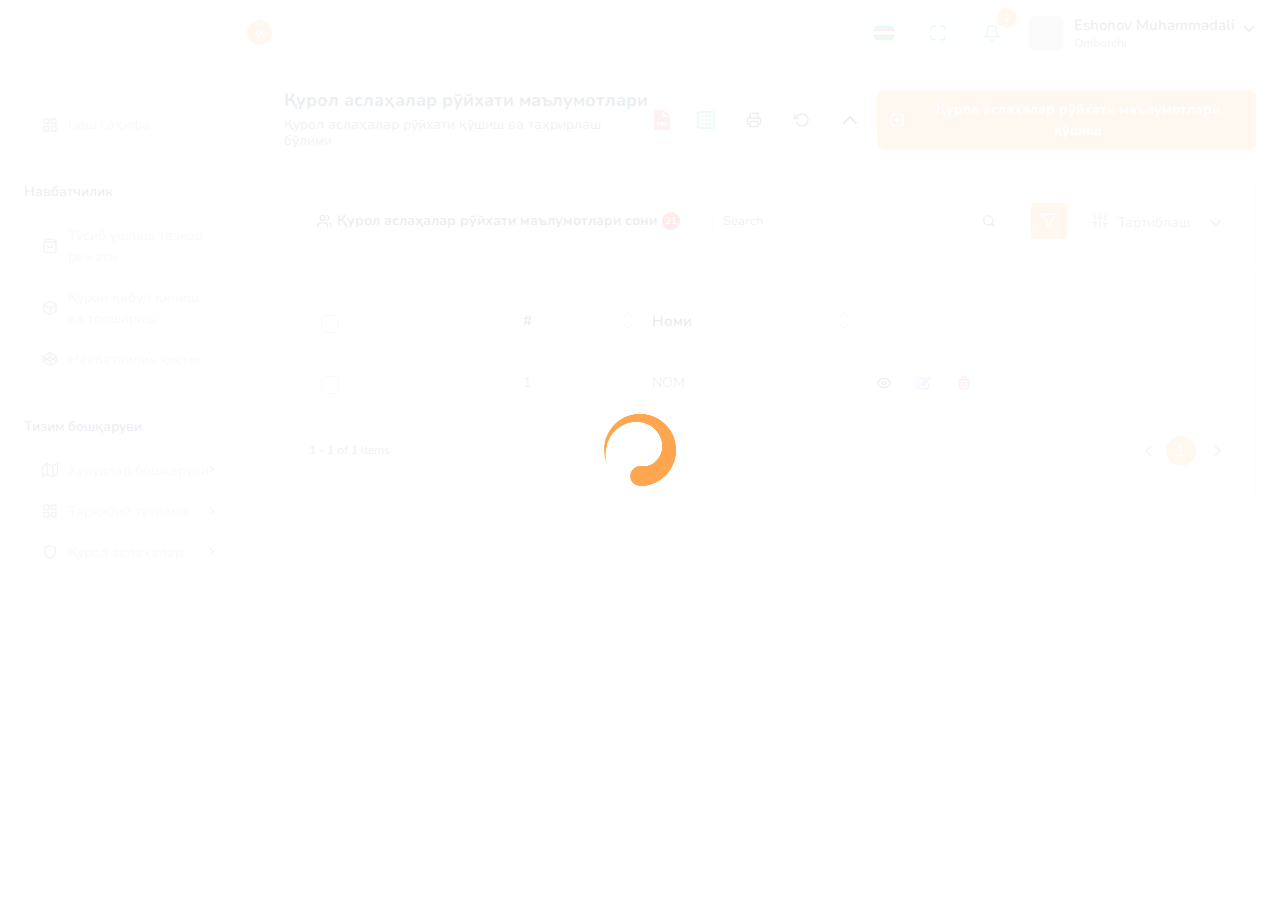
<file: weapons-list.html>
<!DOCTYPE html>
<html lang="en">

	<head>
		<meta charset="utf-8">
		<meta name="viewport" content="width=device-width, initial-scale=1.0, user-scalable=0">
		<meta name="robots" content="noindex, nofollow">
		<title>Qurol qabul qilish topishirish</title>

		<!-- Favicon -->
		<link rel="shortcut icon" type="image/x-icon" href="assets/img/favicon.png">

		<!-- Bootstrap CSS -->
		<link rel="stylesheet" href="assets/css/bootstrap.min.css">

		<!-- animation CSS -->
		<link rel="stylesheet" href="assets/css/animate.css">

		<!-- Select2 CSS -->
		<link rel="stylesheet" href="assets/plugins/select2/css/select2.min.css">

		<!-- Summernote CSS -->
		<link rel="stylesheet" href="assets/plugins/summernote/summernote-bs4.min.css">

		<!-- Datetimepicker CSS -->
		<link rel="stylesheet" href="assets/css/bootstrap-datetimepicker.min.css">

		<!-- Datatable CSS -->
		<link rel="stylesheet" href="assets/css/dataTables.bootstrap5.min.css">

		<!-- Fontawesome CSS -->
		<link rel="stylesheet" href="assets/plugins/fontawesome/css/fontawesome.min.css">
		<link rel="stylesheet" href="assets/plugins/fontawesome/css/all.min.css">

		<!-- Main CSS -->
		<link rel="stylesheet" href="assets/css/style.css">

	</head>

	<body>

		<div id="global-loader">
			<div class="whirly-loader"> </div>
		</div>

		<!-- Main Wrapper -->
		<div class="main-wrapper">
			<!-- Header -->
			<div class="header">
				<!-- Logo -->
				<div class="header-left active">
					<a href="index.html" class="logo logo-white">
						<img src="assets/img/logo/logo-white.png" alt="">
					</a>
					<a href="index.html" class="logo-small">
						<img src="assets/img/logo/logo-small.png" alt="">
					</a>
					<a id="toggle_btn" href="javascript:void(0);">
						<i data-feather="chevrons-left" class="feather-16"></i>
					</a>
				</div>
				<!-- /Logo -->
			
				<a id="mobile_btn" class="mobile_btn" href="#sidebar">
					<span class="bar-icon">
						<span></span>
						<span></span>
						<span></span>
					</span>
				</a>
			
				<!-- Header Menu -->
				<ul class="nav user-menu">
			
					<!-- Flag -->
					<li class="nav-item dropdown has-arrow flag-nav nav-item-box">
						<a class="nav-link dropdown-toggle" data-bs-toggle="dropdown" href="javascript:void(0);" role="button">
							<img src="assets/img/flags/uz.png" alt="Language" class="img-fluid">
						</a>
						<div class="dropdown-menu dropdown-menu-right">
							<a href="javascript:void(0);" class="dropdown-item active">
								<img src="assets/img/flags/uz.png" alt="" height="16"> O'zbekcha
							</a>
							<a href="javascript:void(0);" class="dropdown-item">
								<img src="assets/img/flags/ru.png" alt="" height="16"> Russian
							</a>
							<a href="javascript:void(0);" class="dropdown-item">
								<img src="assets/img/flags/us.png" alt="" height="16"> English
							</a>
						</div>
					</li>
					<!-- /Flag -->
			
					<li class="nav-item nav-item-box">
						<a href="javascript:void(0);" id="btnFullscreen">
							<i data-feather="maximize"></i>
						</a>
					</li>
					<!-- Notifications -->
					<li class="nav-item dropdown nav-item-box">
						<a href="javascript:void(0);" class="dropdown-toggle nav-link" data-bs-toggle="dropdown">
							<i data-feather="bell"></i><span class="badge rounded-pill">2</span>
						</a>
						<div class="dropdown-menu notifications">
							<div class="topnav-dropdown-header">
								<span class="notification-title">Bildirishnomalar</span>
								<a href="javascript:void(0)" class="clear-noti"> Barchasini tozalash </a>
							</div>
							<div class="noti-content">
								<ul class="notification-list">
									<li class="notification-message">
										<a href="activities.html">
											<div class="media d-flex">
												<span class="avatar flex-shrink-0">
													<img alt="" src="assets/img/profiles/avatar-02.jpg">
												</span>
												<div class="media-body flex-grow-1">
													<p class="noti-details"><span class="noti-title">John Doe</span> yangi talabnoma yubordi <span class="noti-title">Loyiha boshqaruvi va texnologiya tranferi bo'limi</span></p>
													<p class="noti-time"><span class="notification-time">4 daqiqa avval</span></p>
												</div>
											</div>
										</a>
									</li>
								</ul>
							</div>
							<div class="topnav-dropdown-footer">
								<a href="activities.html">Barcha bildirishnomalar</a>
							</div>
						</div>
					</li>
					<!-- /Notifications -->
			
					<li class="nav-item dropdown has-arrow main-drop">
						<a href="javascript:void(0);" class="dropdown-toggle nav-link userset" data-bs-toggle="dropdown">
							<span class="user-info">
								<span class="user-letter">
									<img src="assets/img/profiles/avator1.jpg" alt="" class="img-fluid">
								</span>
								<span class="user-detail">
									<span class="user-name">Eshonov Muhammadali</span>
									<span class="user-role">Omborchi</span>
								</span>
							</span>
						</a>
						<div class="dropdown-menu menu-drop-user">
							<div class="profilename">
								<hr class="m-0">
								<a class="dropdown-item" href="profile.html"> <i class="me-2" data-feather="user"></i> Profil</a>
								<a class="dropdown-item" href="general-settings.html"><i class="me-2" data-feather="settings"></i>Profil sozlamlari</a>
								<hr class="m-0">
								<a class="dropdown-item logout pb-0" href="signin.html">
									<img src="assets/img/icons/log-out.svg" class="me-2" alt="img">Chiqish
								</a>
							</div>
						</div>
					</li>
				</ul>
				<!-- /Header Menu -->
			
				<!-- Mobile Menu -->
				<div class="dropdown mobile-user-menu">
					<a href="javascript:void(0);" class="nav-link dropdown-toggle" data-bs-toggle="dropdown" aria-expanded="false"><i class="fa fa-ellipsis-v"></i></a>
					<div class="dropdown-menu dropdown-menu-right">
						<a class="dropdown-item" href="profile.html">Profil</a>
						<a class="dropdown-item" href="general-settings.html">Profil sozlamalar</a>
						<a class="dropdown-item" href="signin.html">Chiqish</a>
					</div>
				</div>
				<!-- /Mobile Menu -->
			</div>
			<!-- /Header -->
			<!-- Sidebar -->
			<div class="sidebar" id="sidebar">
				<div class="sidebar-inner slimscroll">
					<div id="sidebar-menu" class="sidebar-menu">
						<ul>
							<li class="submenu-open">
								<h6 class="submenu-hdr"></h6>
								<ul>
									<li><a href="index.html"><i data-feather="grid"></i><span>Бош саҳифа</span></a></li>
								</ul>
							</li>
			
							<li class="submenu-open">
								<h6 class="submenu-hdr">Навбатчилик</h6>
								<ul>
									<li><a href="contracts.html"><i data-feather="shopping-bag"></i><span>Тўсиб ушлаш тезкор <br>режаси</span></a></li>
									<li><a href="product-list.html"><i data-feather="box"></i><span>Қурол қабул қилиш <br> ва топшириш</span></a></li>
									<li><a href="weapon-activity.html"><i data-feather="codepen"></i><span>Навбатчилик қисми</span></a></li>
								</ul>
							</li>
							<li class="submenu-open">
								<h6 class="submenu-hdr">Тизим бошқаруви</h6>
								<ul>
									<li class="submenu">
										<a href="javascript:void(0);"><i data-feather="map"></i><span>Ҳудудлар бошқаруви</span><span class="menu-arrow"></span></a>
										<ul>
											<li><a href="regions-list.html">Вилоятлар</a></li>
											<li class="active"><a href="districts-list.html">Туманлар</a></li>
										</ul>
									</li>
									<li class="submenu">
										<a href="javascript:void(0);"><i data-feather="grid"></i><span>Таркибий тузилма</span><span class="menu-arrow"></span></a>
										<ul>
											<li><a href="orgens-list.html">ИИБ/ИИВ лар рўйхати</a></li>
											<li><a href="roles-list.html">Лавозимлар рўйхати</a></li>
											<li><a href="positions-list.html">Унвонлар рўйхати</a></li>
										</ul>
									</li>
									<li class="submenu">
										<a href="javascript:void(0);"><i data-feather="shield"></i><span>Қурол аслаҳалар</span><span class="menu-arrow"></span></a>
										<ul>
											<li><a href="weapon-types-list.html">Қурол аслаҳа турлари</a></li>
											<li><a href="weapons-list.html">Қурол аслаҳалар рўйхати</a></li>
											<li><a href="weapon-emp-list.html">Сейф рақами</a></li>
										</ul>
									</li>
								</ul>
							</li>
						</ul>
					</div>
				</div>
			</div>
			<!-- /Sidebar -->
			<div class="page-wrapper">
				<div class="content">
					<div class="page-header">
						<div class="add-item d-flex">
							<div class="page-title">
								<h4>Қурол аслаҳалар рўйхати маълумотлари </h4>
								<h6>Қурол аслаҳалар рўйхати қўшиш ва таҳрирлаш бўлими</h6>
							</div>
						</div>
						<ul class="table-top-head">
							<li>
								<a data-bs-toggle="tooltip" data-bs-placement="top" title="Pdf"><img src="assets/img/icons/pdf.svg" alt="img"></a>
							</li>
							<li>
								<a data-bs-toggle="tooltip" data-bs-placement="top" title="Excel"><img src="assets/img/icons/excel.svg" alt="img"></a>
							</li>
							<li>
								<a data-bs-toggle="tooltip" data-bs-placement="top" title="Print"><i data-feather="printer" class="feather-rotate-ccw"></i></a>
							</li>
							<li>
								<a data-bs-toggle="tooltip" data-bs-placement="top" title="Refresh"><i data-feather="rotate-ccw" class="feather-rotate-ccw"></i></a>
							</li>
							<li>
								<a data-bs-toggle="tooltip" data-bs-placement="top" title="Collapse" id="collapse-header"><i data-feather="chevron-up" class="feather-chevron-up"></i></a>
							</li>
						</ul>
						<div class="page-btn">
							<a href="javascript:void(0);" class="btn btn-added" data-bs-toggle="modal" data-bs-target="#region-add"><i data-feather="plus-circle" class="me-2"></i>Қурол аслаҳалар рўйхати маълумотлари қўшиш</a>
						</div>
					</div>
					<!-- /product list -->
					<div class="card table-list-card">
						<div class="card-body pb-0">
							<div class="table-top table-top-two table-top-new">

								<div class="search-set mb-0">
									<div class="total-employees">
										<h6><i data-feather="users" class="feather-user"></i>Қурол аслаҳалар рўйхати маълумотлари сони <span>21</span></h6>
									</div>
									<div class="search-input">
										<a href="" class="btn btn-searchset"><i data-feather="search" class="feather-search"></i></a>
									</div>

								</div>
								<div class="search-path d-flex align-items-center search-path-new">
									<div class="d-flex">
										<a class="btn btn-filter" id="filter_search">
											<i data-feather="filter" class="filter-icon"></i>
											<span><img src="assets/img/icons/closes.svg" alt="img"></span>
										</a>
									</div>
									<div class="form-sort">
										<i data-feather="sliders" class="info-img"></i>
										<select class="select">
											<option>Тартиблаш</option>
											<option>Вақт бўйича</option>
											<option>Ҳолати бўйича</option>
										</select>
									</div>
								</div>

							</div>
							<!-- /Filter -->
							<div class="card" id="filter_inputs">
								<div class="card-body pb-0">
									<div class="row">
										<div class="col-lg-3 col-sm-6 col-12">
											<div class="input-blocks">
												<i data-feather="user" class="info-img"></i>
												<select class="select">
													<option>Ходимни танланг</option>
													<option>Ходим 1</option>
													<option>Ходим 2</option>
												</select>
											</div>
										</div>
										<div class="col-lg-3 col-sm-6 col-12">
											<div class="input-blocks">
												<i data-feather="stop-circle" class="info-img"></i>
												<select class="form-select form-select-lg mb-3">
													<option>Ҳолатини танланг</option>
													<option>Доимий фойдаланишда</option>
													<option>Қайтарилган</option>
													<option>Топширилган</option>
												</select>
											</div>
										</div>
										<div class="col-lg-3 col-sm-6 col-12 ms-auto">
											<div class="input-blocks">
												<a class="btn btn-filters ms-auto"> <i data-feather="search" class="feather-search"></i> Излаш </a>
											</div>
										</div>
									</div>
								</div>
							</div>
							<!-- /Filter -->
							<div class="table-responsive">
								<table class="table  datanew">
									<thead>
										<tr>
											<th class="no-sort">
												<label class="checkboxs">
													<input type="checkbox" id="select-all">
													<span class="checkmarks"></span>
												</label>
											</th>
											<th>#</th>
											<th>Номи</th>
											<th class="no-sort"></th>
										</tr>
									</thead>
									<tbody>
										<tr>
											<td>
												<label class="checkboxs">
													<input type="checkbox">
													<span class="checkmarks"></span>
												</label>
											</td>
											<td>1</td>
											<td>
												NOM
											</td>
											<td class="action-table-data">
												<div class="edit-delete-action">
													<a class="me-2 p-2" href="#">
														<i data-feather="eye" class="feather-eye"></i>
													</a>
													<a class="me-2 p-2" href="edit-employee.html">
														<i data-feather="edit" class="feather-edit"></i>
													</a>
													<a class="confirm-text p-2" href="javascript:void(0);">
														<i data-feather="trash-2" class="feather-trash-2"></i>
													</a>
												</div>

											</td>
										</tr>
									</tbody>
								</table>
							</div>
						</div>
					</div>
					<!-- /product list -->

				</div>
			</div>
		</div>
		<!-- /Main Wrapper -->

		<!-- Data add modal -->
		<div class="modal fade" id="region-add">
			<div class="modal-dialog modal-dialog-centered custom-modal-two">
				<div class="modal-content">
					<div class="page-wrapper-new p-0">
						<div class="content">
							<div class="modal-header border-0 custom-modal-header">
								<div class="page-title">
									<h4>Қурол аслаҳалар рўйхати маълумотлари қўшиш</h4>
								</div>
								<button type="button" class="close" data-bs-dismiss="modal" aria-label="Close">
									<span aria-hidden="true">&times;</span>
								</button>
							</div>
							<div class="modal-body custom-modal-body">
								<form action="regions-list.html">
									
									<div class="mb-3">
										<label class="form-label">Қурол аслаҳалар рўйхати маълумотлари номи (O'z)</label>
										<input type="text" class="form-control">
									</div>
									<div class="mb-3">
										<label class="form-label">Қурол аслаҳалар рўйхати маълумотлари номи (Ўз)</label>
										<input type="text" class="form-control">
									</div>
									<div class="mb-3">
										<label class="form-label">Қурол аслаҳалар рўйхати маълумотлари номи (Ру)</label>
										<input type="text" class="form-control">
									</div>
									<div class="mb-0">
										<div class="status-toggle modal-status d-flex justify-content-between align-items-center">
											<span class="status-label">Ҳолати</span>
											<input type="checkbox" id="user2" class="check" checked="">
											<label for="user2" class="checktoggle"></label>
										</div>
									</div>
									<div class="modal-footer-btn">
										<button type="button" class="btn btn-cancel me-2" data-bs-dismiss="modal">Бекор қилиш</button>
										<button type="submit" class="btn btn-submit">Маълумотларни сақлаш</button>
									</div>
								</form>
							</div>
						</div>
					</div>
				</div>
			</div>
		</div>
		<!-- /Data add modal -->

		<!-- jQuery -->
		<script src="assets/js/jquery-3.7.1.min.js"></script>

		<!-- Feather Icon JS -->
		<script src="assets/js/feather.min.js"></script>

		<!-- Slimscroll JS -->
		<script src="assets/js/jquery.slimscroll.min.js"></script>

		<!-- Datatable JS -->
		<script src="assets/js/jquery.dataTables.min.js"></script>
		<script src="assets/js/dataTables.bootstrap5.min.js"></script>

		<!-- Bootstrap Core JS -->
		<script src="assets/js/bootstrap.bundle.min.js"></script>

		<!-- Datetimepicker JS -->
		<script src="assets/js/moment.min.js"></script>
		<script src="assets/js/bootstrap-datetimepicker.min.js"></script>

		<!-- Summernote JS -->
		<script src="assets/plugins/summernote/summernote-bs4.min.js"></script>

		<!-- Select2 JS -->
		<script src="assets/plugins/select2/js/select2.min.js"></script>

		<!-- Sweetalert 2 -->
		<script src="assets/plugins/sweetalert/sweetalert2.all.min.js"></script>
		<script src="assets/plugins/sweetalert/sweetalerts.min.js"></script>

		<!-- Custom JS -->
		<script src="assets/js/theme-script.js"></script>
		<script src="assets/js/script.js"></script>
		<script src="assets/js/custom-select2.js"></script>


	</body>

</html>
</file>
